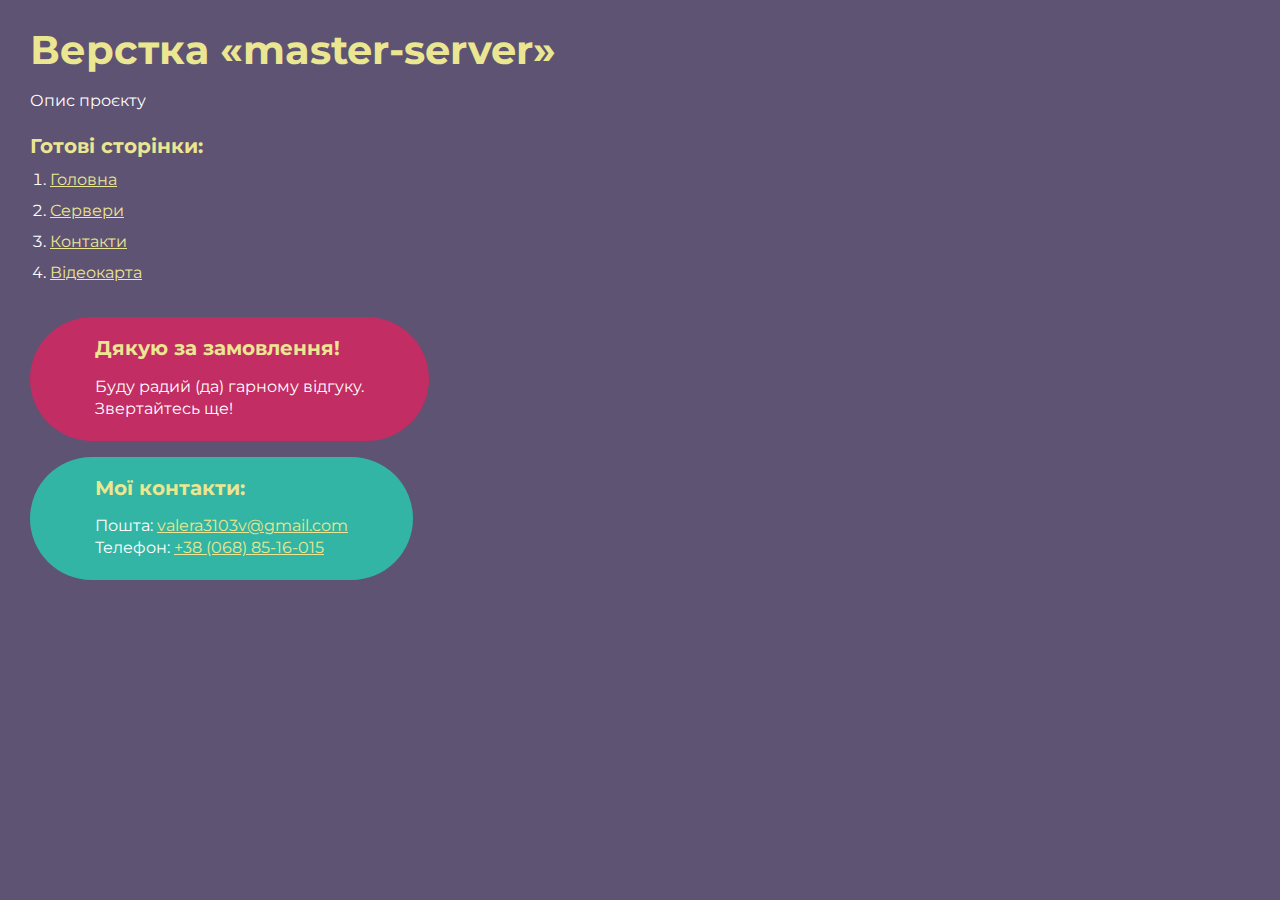
<file: index.html>
<!DOCTYPE html>
<html>

<head>
	<meta charset="UTF-8">
	<meta name="viewport" content="width=device-width, initial-scale=1.0">
	<title>Верстка «master-server»</title>
</head>

<body>
	<div class="rootpage">
		<h1>Верстка «master-server»</h1>
		<div class="rootpage__info">
			Опис проєкту
		</div>
		<h2>Готові сторінки:</h2>
		<ol class="rootpage__list">
			<li><a target="_blank" href="home.html">Головна</a></li>
			<li><a target="_blank" href="servers.html">Сервери</a></li>
			<li><a target="_blank" href="contacts.html">Контакти</a></li>
			<li><a target="_blank" href="video-card.html">Відеокарта</a></li>
		</ol>
		<div class="rootpage__tnx">
			<h2>Дякую за замовлення!</h2>
			<p>Буду радий (да) гарному відгуку.</p>
			<p>Звертайтесь ще!</p>
		</div>
		<div class="rootpage__contacts">
			<h2>Мої контакти:</h2>
			<p>Пошта: <a href="mailto:email@gmail.com">valera3103v@gmail.com</a></p>
			<p>Телефон: <a href="tel:+380688516015">+38 (068) 85-16-015</a></p>
		</div>
	</div>
</body>
<style>
	@charset "UTF-8";
	@import url("https://fonts.googleapis.com/css?family=Montserrat:regular,700&display=swap");

	*,
	*::before,
	*::after {
		padding: 0px;
		margin: 0px;
		border: 0px;
		box-sizing: border-box;
	}

	html,
	body {
		height: 100%;
		margin: 0;
		padding: 0;
		min-width: 320px;
		width: 100%;
		color: #fff;
		background-color: #5e5373;
	}

	body {
		font-family: Montserrat;
		font-size: 100%;
		line-height: 1;
		font-size: 1rem;
	}

	a {
		text-decoration: underline;
		color: #ebe691
	}

	a:visited {
		text-decoration: underline;
		color: #aaa768;
	}

	a:hover {
		text-decoration: none;
	}

	ul li {
		list-style: none;
	}

	img {
		vertical-align: top;
	}

	.wrapper {
		width: 100%;
		min-height: 100%;
		overflow: hidden;
	}

	.rootpage {
		padding: 30px;
		display: flex;
		flex-direction: column;
		align-items: flex-start;
	}

	@media (max-width: 767px) {
		.rootpage {
			padding: 30px 15px;
		}
	}

	h1 {
		color: #ebe691;
		font-size: 2.5rem;
		margin: 0px 0px 1.25rem 0px;
	}

	@media (max-width: 767px) {
		h1 {
			font-size: 1.85rem;
			margin: 0px 0px 1.25rem 0px;
		}
	}

	h2 {
		color: #ebe691;
		font-size: 1.25rem;
		margin: 0px 0px 1rem 0px;
	}

	@media (max-width: 767px) {
		h2 {
			font-size: 1.125rem;
			margin: 0px 0px 1rem 0px;
		}
	}

	.rootpage__info {
		line-height: 140%;
		margin: 0px 0px 1.5rem 0px;
	}

	.rootpage__list {
		margin: 0px 0px 2.25rem 1.25rem;
	}

	.rootpage__list li:not(:last-child) {
		margin: 0px 0px 15px 0px;
	}

	.rootpage__contacts,
	.rootpage__tnx {
		border-radius: 200px;
		padding: 20px 65px;
		line-height: 140%;
	}

	@media (max-width: 767px) {

		.rootpage__contacts,
		.rootpage__tnx {
			border-radius: 40px;
			padding: 20px;
		}
	}

	.rootpage__contacts {
		background: #32b5a4;

	}

	.rootpage__contacts a {
		color: #ebe691;
	}

	.rootpage__tnx {
		background: #c22d63;
		margin: 0px 0px 1rem 0px;
	}
</style>

</html>
</file>
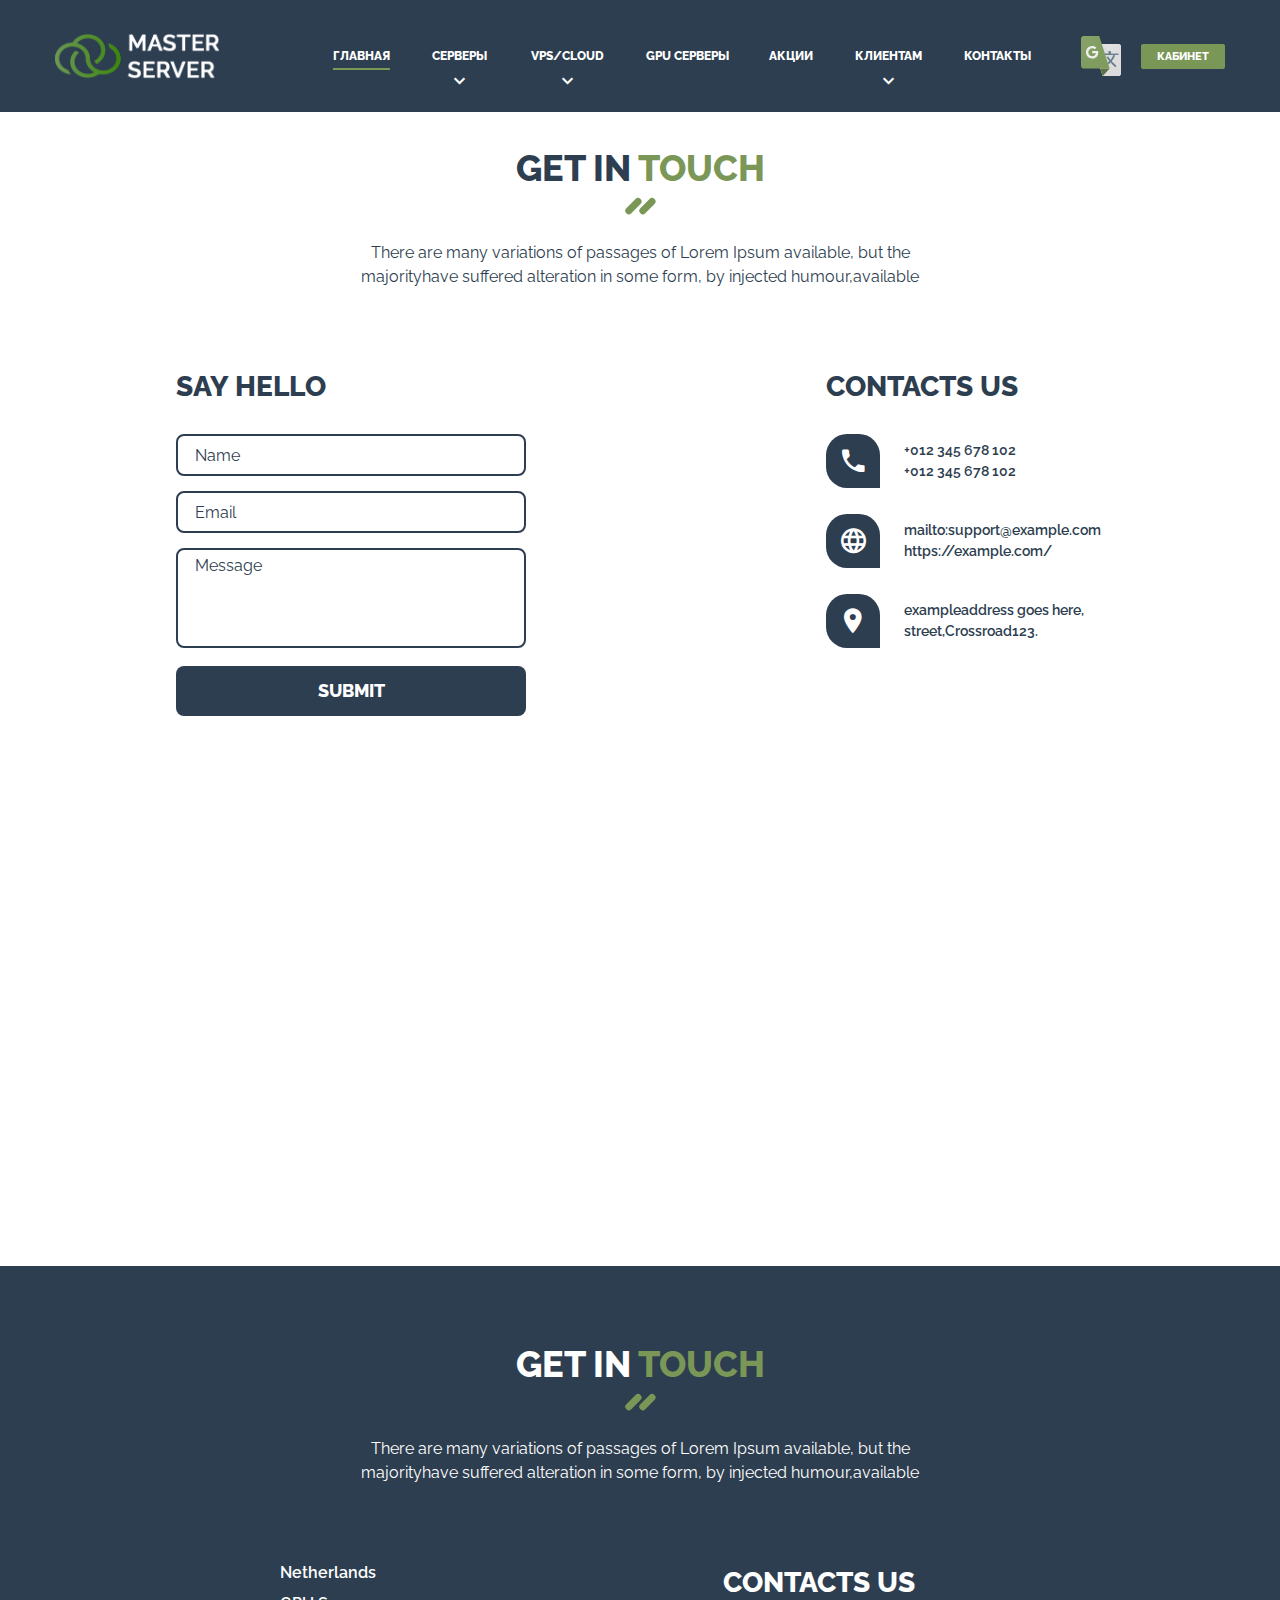
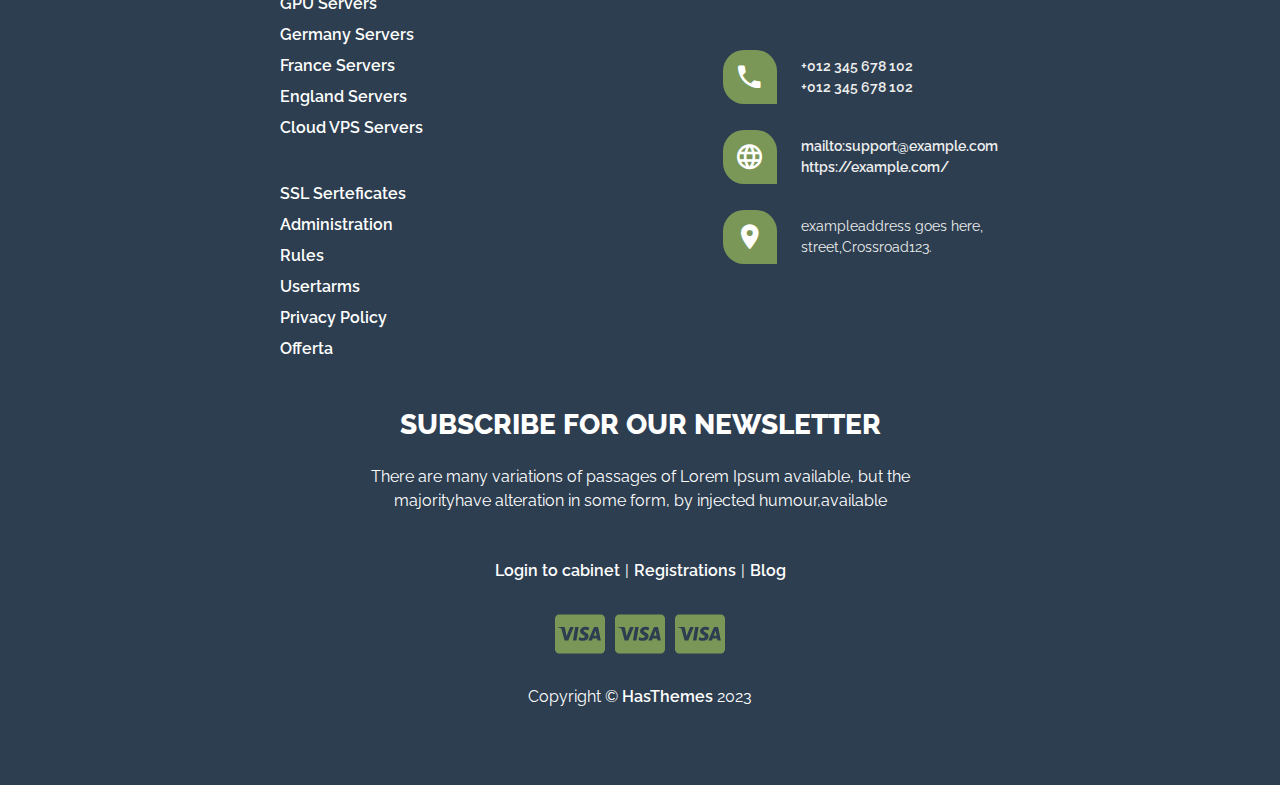
<file: contacts.html>
<!doctype html>
<html lang="ru">

<head>
	<title>Contacts</title>
	<meta charset="UTF-8">
	<meta name="format-detection" content="telephone=no">
	<!-- <style>body{opacity: 0;}</style> -->
	<link rel="stylesheet" href="css/style.min.css?_v=20231121120700">
	<link rel="shortcut icon" href="favicon.ico">
	<!-- <meta name="robots" content="noindex, nofollow"> -->
	<meta name="viewport" content="width=device-width, initial-scale=1.0">
</head>

<body>
	<div class="wrapper">
		<header data-scroll="120" data-scroll-show="2000" class="header">
			<div class="header__container">
				<div class="header__logo-wrapper">
					<a href="#" class="header__logo"><picture><source srcset="img/logo-green.webp" type="image/webp"><img src="img/logo-green.png" alt="logo" /></picture></a>
				</div>
				<div class="header__menu menu">
					<nav class="menu__body">
						<ul class="menu__list" data-spollers="991.98, max">
							<li class="menu__item">
								<a href="#" class="menu__link link-header _active">Главная</a>
							</li>
							<li class="menu__item dropdown">
								<details class="menu__dropdown">
									<summary class="dropdown__title"><i class="zmdi zmdi-chevron-down"></i>Серверы</summary>
									<div class="dropdown__content">
										<div class="dropdown__links">
											<a href="#" class="dropdown__link link-header">Нидерланды</a>
											<a href="#" class="dropdown__link link-header">Великобритания</a>
											<a href="#" class="dropdown__link link-header">Германия</a>
											<a href="#" class="dropdown__link link-header">Франция</a>
											<a href="#" class="dropdown__link link-header">США</a>
											<a href="#" class="dropdown__link link-header">Канада</a>
										</div>
									</div>
								</details>
							</li>
							<li class="menu__item dropdown">
								<details class="menu__dropdown">
									<summary class="dropdown__title"><i class="zmdi zmdi-chevron-down"></i>vps/Cloud</summary>
									<div class="dropdown__content">
										<div class="dropdown__links">
											<a href="#" class="dropdown__link link-header">Нидерланды</a>
											<a href="#" class="dropdown__link link-header">Великобритания</a>
											<a href="#" class="dropdown__link link-header">Германия</a>
											<a href="#" class="dropdown__link link-header">Франция</a>
											<a href="#" class="dropdown__link link-header">США</a>
											<a href="#" class="dropdown__link link-header">Канада</a>
										</div>
									</div>
								</details>
							</li>
							<li class="menu__item">
								<a href="#" class="menu__link link-header">GPU Серверы</a>
							</li>
							<li class="menu__item"><a href="#" class="menu__link link-header">Акции</a></li>
							<li class="menu__item dropdown dropdown--right">
								<details class="menu__dropdown">
									<summary class="dropdown__title"><i class="zmdi zmdi-chevron-down"></i>Клиентам</summary>
									<div class="dropdown__content">
										<div class="dropdown__links">
											<a href="#" class="dropdown__link link-header">Нидерланды</a>
											<a href="#" class="dropdown__link link-header">Великобритания</a>
											<a href="#" class="dropdown__link link-header">Германия</a>
											<a href="#" class="dropdown__link link-header">Франция</a>
											<a href="#" class="dropdown__link link-header">США</a>
											<a href="#" class="dropdown__link link-header">Канада</a>
										</div>
									</div>
								</details>
							</li>
							<li class="menu__item">
								<a href="#" class="menu__link link-header">Контакты</a>
							</li>
						</ul>
					</nav>
				</div>
				<div class="header__active active-header">
					<div class="active-header__languages languages">
						<div class="languages__icon">
							<img src="img/translate.svg" alt="" />
						</div>
						<div class="languages__body">
							<a href="#" class="languages__item _active">Русский</a>
							<a href="#" class="languages__item">English</a>
							<a href="#" class="languages__item">Українська</a>
						</div>
					</div>
					<a href="#" class="active-header__button button">кабинет<i class="zmdi zmdi-account"></i></a>
				</div>
				<button type="button" class="menu__icon icon-menu"><span></span></button>
			</div>
		</header>

		<main class="contacts">
			<section class="contacts__main main-contacts">
				<div class="main-contacts__container">
					<div class="main-contacts__heading section-heading">
						<h1 class="section-heading__title title">
							GET IN
							<span class="_green-text">TOUCH</span>
							<span class="title__decor"></span>
						</h1>
						<div class="section-heading__text">
							There are many variations of passages of Lorem Ipsum available, but
							the majorityhave suffered alteration in some form, by injected
							humour,available
						</div>
					</div>
					<div class="main-contacts__info">
						<form class="main-contacts__form">
							<h2 class="main-contacts__title">Say Hello</h2>
							<div class="main-contacts__input-wrapper">
								<input type="text" class="main-contacts__input input" placeholder="Name" />
							</div>
							<div class="main-contacts__input-wrapper">
								<input type="email" class="main-contacts__input input" placeholder="Email" />
							</div>
							<div class="main-contacts__input-wrapper">
								<textarea class="main-contacts__textarea input" placeholder="Message"></textarea>
							</div>
							<button type="submit" class="main-contacts__button button">
								Submit
							</button>
						</form>
						<div class="main-contacts__column">
							<h2 class="main-contacts__title">Contacts Us</h2>
							<ul class="main-contacts__list">
								<li class="main-contacts__item">
									<i class="main-contacts__icon zmdi zmdi-phone"></i>
									<div class="main-contacts__links">
										<a href="tel:+012345678102" class="main-contacts__link">+012 345 678 102</a>
										<a href="tel:+012345678102" class="main-contacts__link">+012 345 678 102</a>
									</div>
								</li>
								<li class="main-contacts__item">
									<i class="main-contacts__icon zmdi zmdi-globe-alt"></i>
									<div class="main-contacts__links">
										<a href="mailto:support@example.com" class="main-contacts__link">mailto:support@example.com</a>
										<a href="mailto:support@example.com" class="main-contacts__link">https://example.com/</a>
									</div>
								</li>
								<li class="main-contacts__item">
									<i class="main-contacts__icon zmdi zmdi-pin"></i>
									<div class="main-contacts__links">
										<a href="#" class="main-contacts__link">exampleaddress goes here, street,Crossroad123.</a>
									</div>
								</li>
							</ul>
						</div>
					</div>
				</div>
			</section>
			<div class="contacts__map map">
				<iframe src="https://www.google.com/maps/embed?pb=!1m18!1m12!1m3!1d2482.2649890774856!2d-0.09080112337876554!3d51.5266993718177!2m3!1f0!2f0!3f0!3m2!1i1024!2i768!4f13.1!3m3!1m2!1s0x48761d7d768b7569%3A0xc26bf3d248b92a27!2sCapital%20Office%20Ltd!5e0!3m2!1sru!2sua!4v1700058647095!5m2!1sru!2sua" width="600" height="450" style="border: 0" allowfullscreen="" loading="lazy" referrerpolicy="no-referrer-when-downgrade"></iframe>
			</div>
		</main>
		<footer class="footer">
			<div class="footer__container">
				<div class="footer__heading section-heading">
					<h3 class="section-heading__title title">
						GET IN
						<span class="_green-text">TOUCH</span>
						<span class="title__decor"></span>
					</h3>
					<div class="section-heading__text">
						There are many variations of passages of Lorem Ipsum available, but the majorityhave
						suffered alteration in some form, by injected humour,available
					</div>
				</div>
				<div class="footer__info">
					<div class="footer__column">
						<nav class="footer__menu">
							<ul class="footer__links">
								<li class="footer__link-wrapper">
									<a href="#" class="footer__link">Netherlands</a>
								</li>
								<li class="footer__link-wrapper">
									<a href="#" class="footer__link">GPU Servers</a>
								</li>
								<li class="footer__link-wrapper">
									<a href="#" class="footer__link">Germany Servers</a>
								</li>
								<li class="footer__link-wrapper">
									<a href="#" class="footer__link">France Servers</a>
								</li>
								<li class="footer__link-wrapper">
									<a href="#" class="footer__link">England Servers</a>
								</li>
								<li class="footer__link-wrapper">
									<a href="#" class="footer__link">Cloud VPS Servers</a>
								</li>
							</ul>
						</nav>
						<nav class="footer__menu">
							<ul class="footer__links">
								<li class="footer__link-wrapper">
									<a href="#" class="footer__link">SSL Serteficates</a>
								</li>
								<li class="footer__link-wrapper">
									<a href="#" class="footer__link">Administration</a>
								</li>
								<li class="footer__link-wrapper">
									<a href="#" class="footer__link">Rules</a>
								</li>
								<li class="footer__link-wrapper">
									<a href="#" class="footer__link">Usertarms</a>
								</li>
								<li class="footer__link-wrapper">
									<a href="#" class="footer__link">Privacy Policy</a>
								</li>
								<li class="footer__link-wrapper">
									<a href="#" class="footer__link">Offerta</a>
								</li>
							</ul>
						</nav>
					</div>
					<div class="footer__contacts contacts-footer">
						<h4 class="contacts-footer__title">Contacts Us</h4>
						<ul class="contacts-footer__list">
							<li class="contacts-footer__item">
								<i class="contacts-footer__icon zmdi zmdi-phone"></i>
								<div class="contacts-footer__links">
									<a href="tel:+012345678102" class="contacts-footer__link footer__link">+012 345 678 102</a>
									<a href="tel:+012345678102" class="contacts-footer__link footer__link">+012 345 678 102</a>
								</div>
							</li>
							<li class="contacts-footer__item">
								<i class="contacts-footer__icon zmdi zmdi-globe-alt"></i>
								<div class="contacts-footer__links">
									<a href="mailto:support@example.com" class="contacts-footer__link footer__link">mailto:support@example.com</a>
									<a href="mailto:support@example.com" class="contacts-footer__link footer__link">https://example.com/</a>
								</div>
							</li>
							<li class="contacts-footer__item">
								<i class="contacts-footer__icon zmdi zmdi-pin"></i>
								<div class="contacts-footer__links">
									<a href="#" class="contacts-footer__link">exampleaddress goes here, street,Crossroad123.</a>
								</div>
							</li>
						</ul>
					</div>
				</div>
				<div class="footer__subscribe subscribe-footer">
					<h4 class="subscribe-footer__title">SUBSCRIBE FOR OUR NEWSLETTER</h4>
					<div class="subscribe-footer__text">
						There are many variations of passages of Lorem Ipsum available, but the majorityhave
						alteration in some form, by injected humour,available
					</div>
				</div>
				<nav class="footer__navigator">
					<a href="#" class="footer__link">Login to cabinet</a> |
					<a href="#" class="footer__link">Registrations</a> |
					<a href="#" class="footer__link">Blog</a>
				</nav>
				<div class="footer__payments">
					<div class="footer__payment">
						<img src="img/visa.svg" alt="">
					</div>
					<div class="footer__payment">
						<img src="img/visa.svg" alt="">
					</div>
					<div class="footer__payment">
						<img src="img/visa.svg" alt="">
					</div>
				</div>
				<div class="footer__text">
					Copyright ©
					<a href="#" class="footer__link">HasThemes</a>
					2023
				</div>
			</div>
		</footer>

	</div>
	<script src="js/app.min.js?_v=20231121120700"></script>
</body>

</html>
</file>
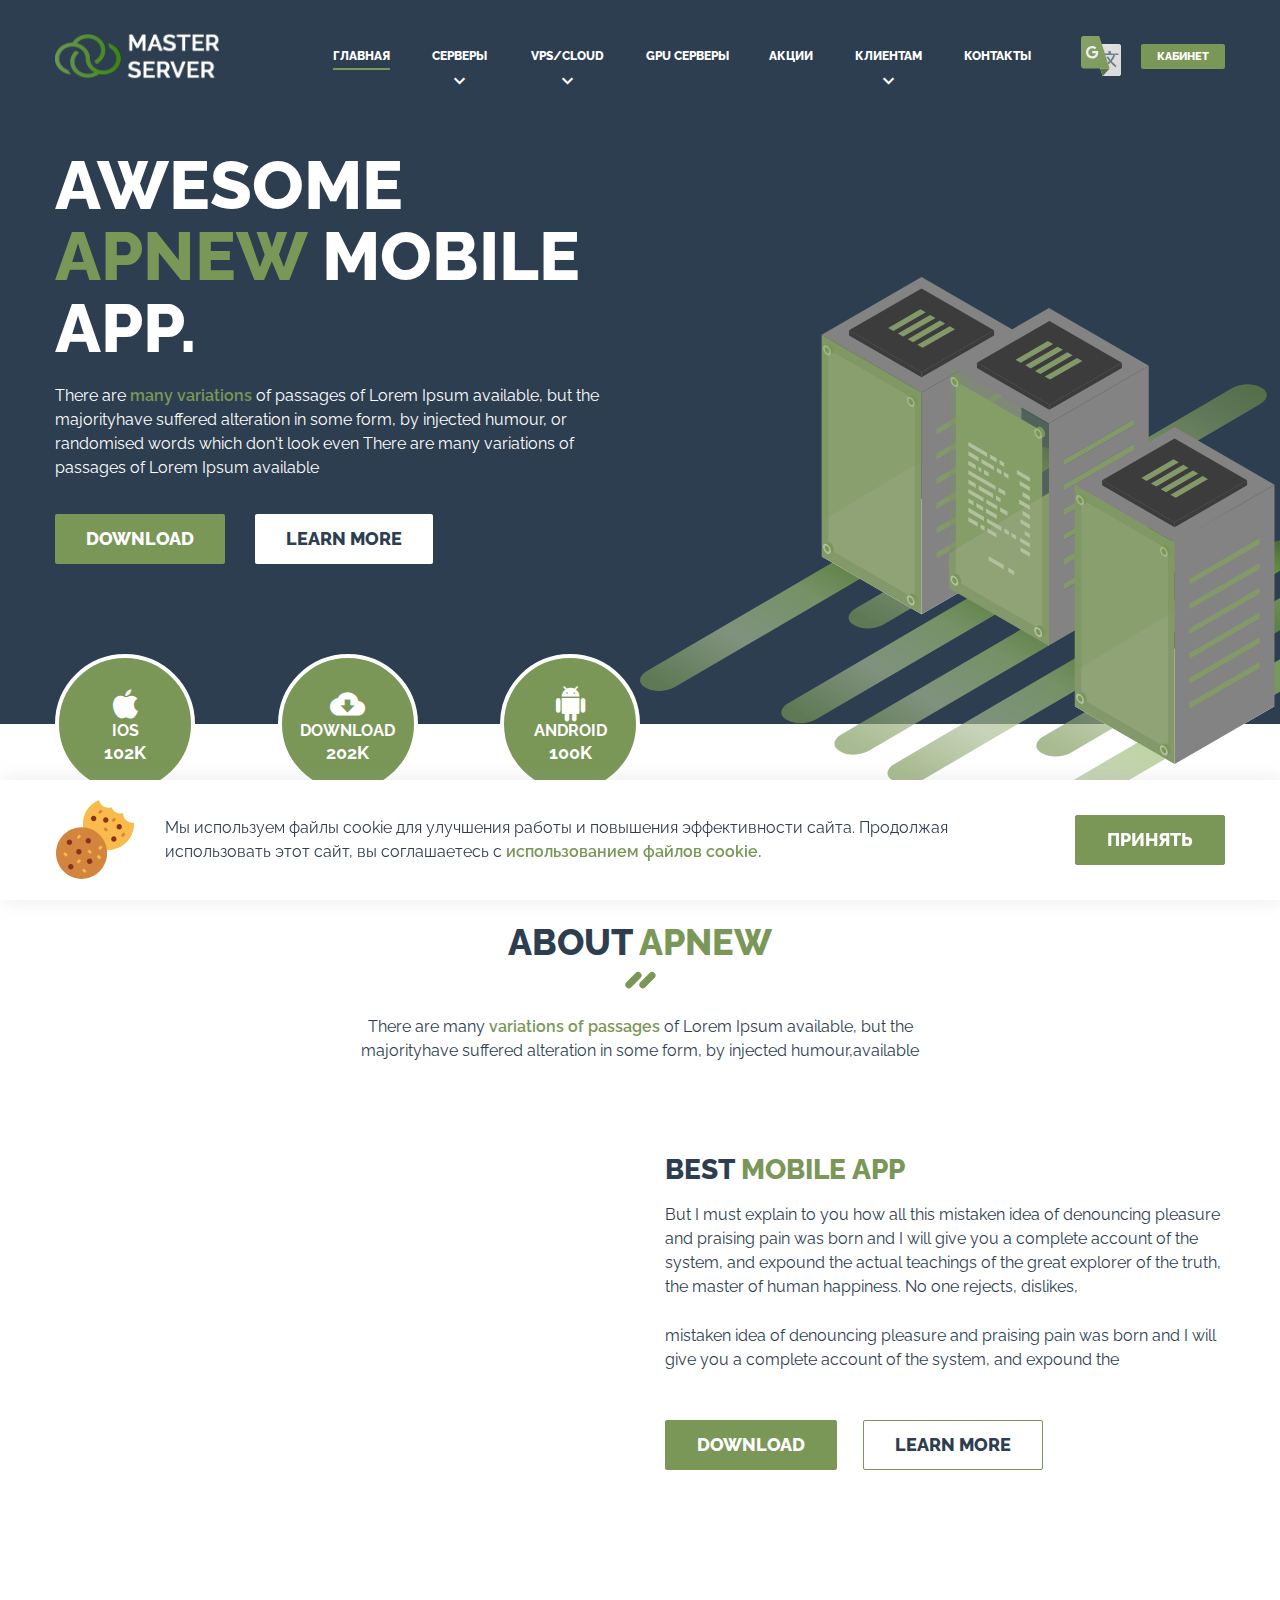
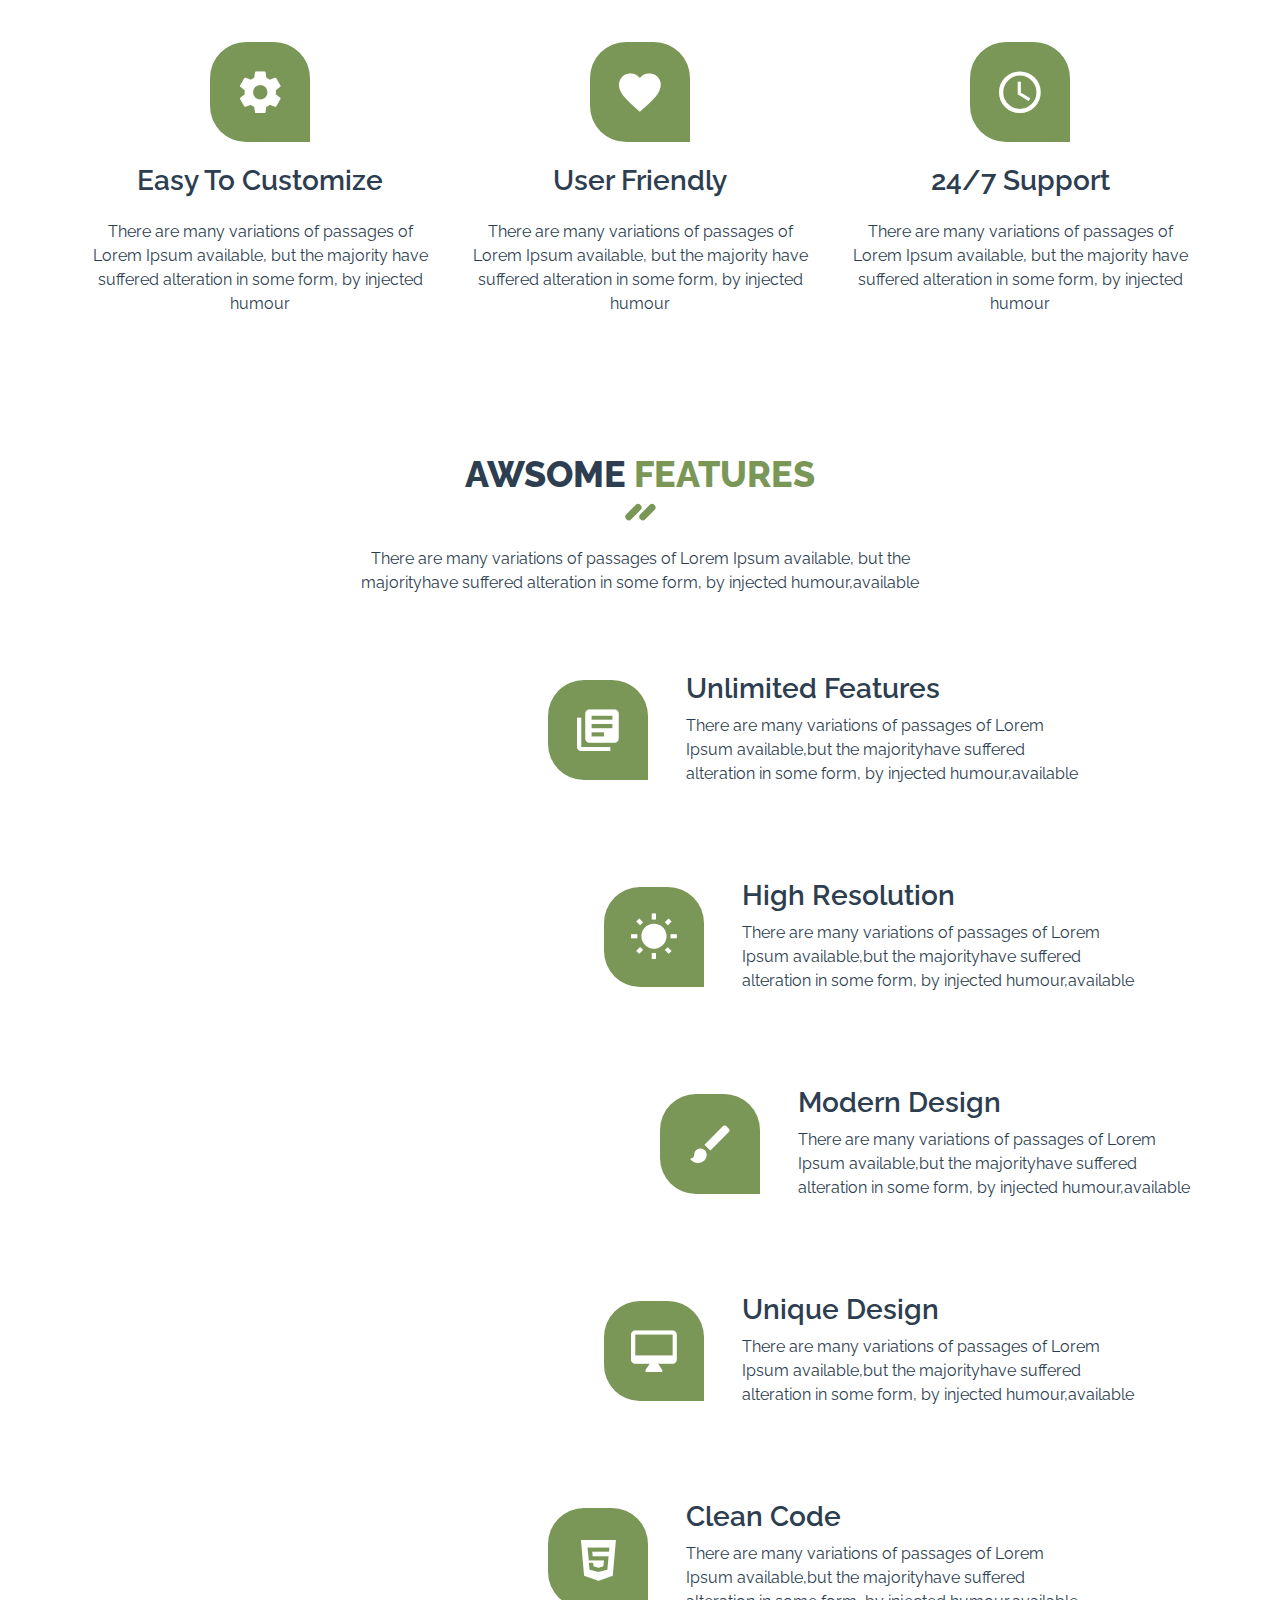
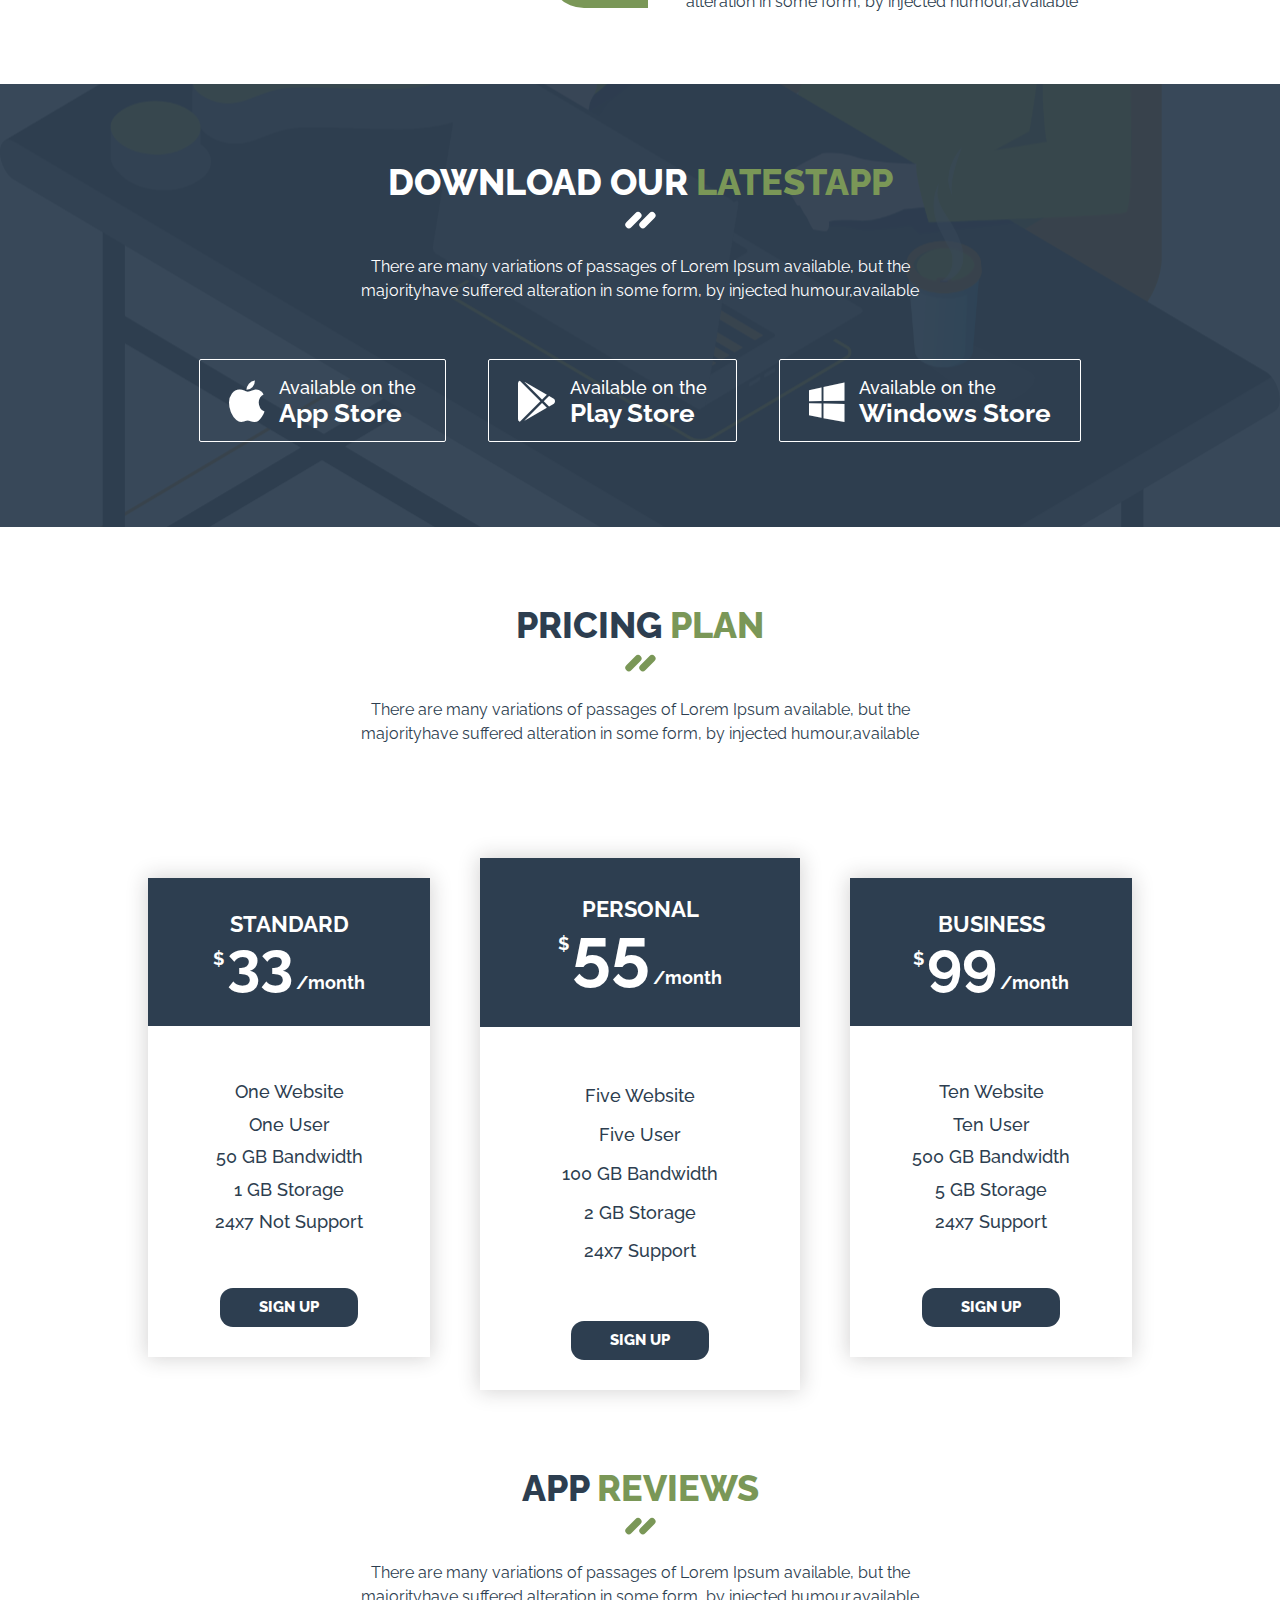
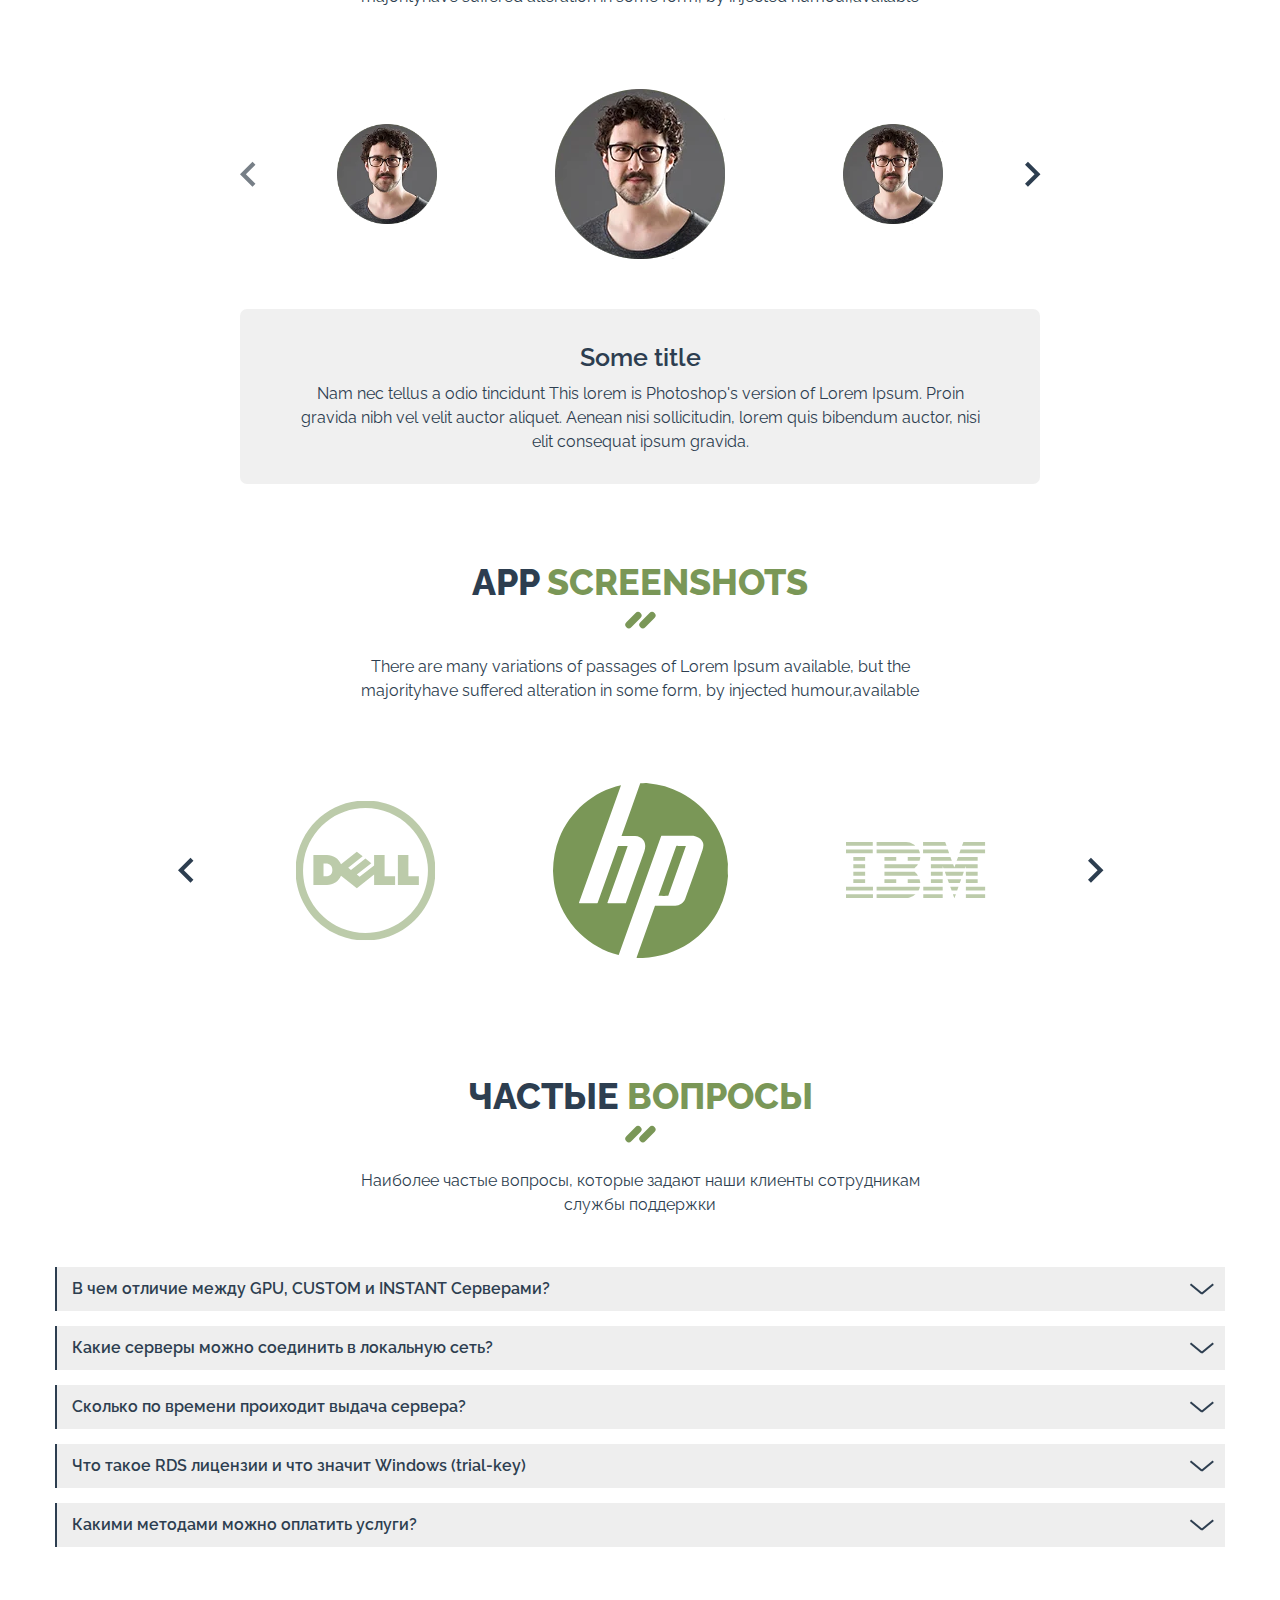
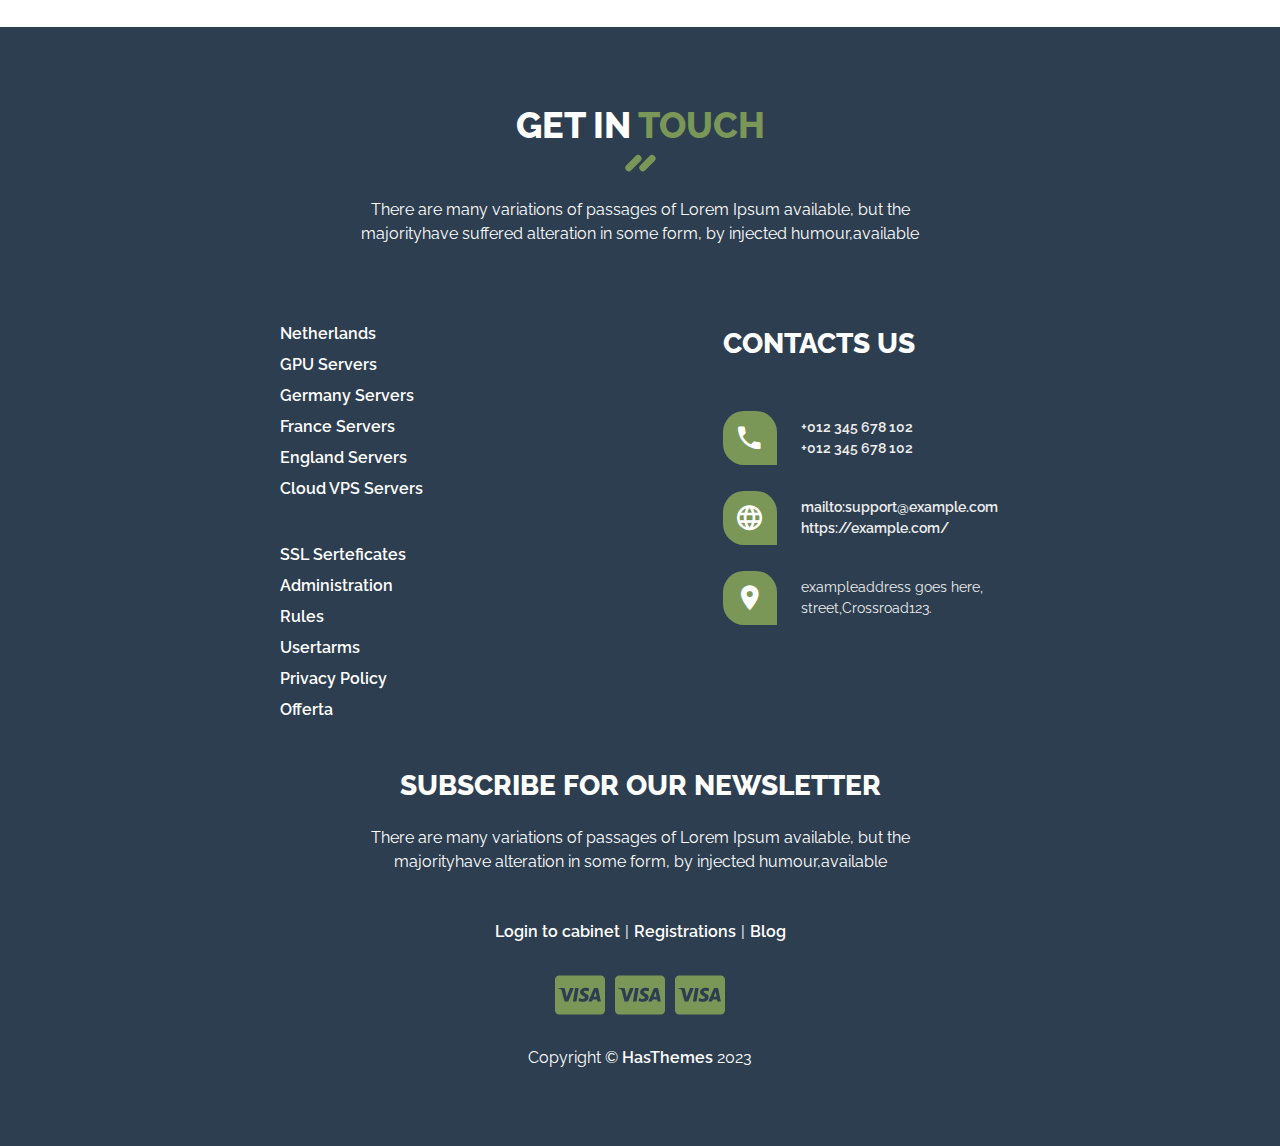
<file: home.html>
<!doctype html>
<html lang="ru">

<head>
	<title>Home</title>
	<meta charset="UTF-8">
	<meta name="format-detection" content="telephone=no">
	<!-- <style>body{opacity: 0;}</style> -->
	<link rel="stylesheet" href="css/style.min.css?_v=20231121120700">
	<link rel="shortcut icon" href="favicon.ico">
	<!-- <meta name="robots" content="noindex, nofollow"> -->
	<meta name="viewport" content="width=device-width, initial-scale=1.0">
</head>

<body>

	<div class="wrapper">
		<div class="cookies">
			<div class="cookies__container">
				<div class="cookies__image">
					<img src="img/cookies/cookie.svg" alt="">
				</div>
				<p class="cookies__text">Мы используем файлы cookie для улучшения работы и повышения эффективности сайта. Продолжая использовать этот сайт, вы соглашаетесь с <a href="#" class="link">использованием файлов cookie.</a></p>
				<button class="cookies__button button button--border">Принять</button>
			</div>
		</div>
		<header data-scroll="120" data-scroll-show="2000" class="header">
			<div class="header__container">
				<div class="header__logo-wrapper">
					<a href="#" class="header__logo"><picture><source srcset="img/logo-green.webp" type="image/webp"><img src="img/logo-green.png" alt="logo" /></picture></a>
				</div>
				<div class="header__menu menu">
					<nav class="menu__body">
						<ul class="menu__list" data-spollers="991.98, max">
							<li class="menu__item">
								<a href="#" class="menu__link link-header _active">Главная</a>
							</li>
							<li class="menu__item dropdown">
								<details class="menu__dropdown">
									<summary class="dropdown__title"><i class="zmdi zmdi-chevron-down"></i>Серверы</summary>
									<div class="dropdown__content">
										<div class="dropdown__links">
											<a href="#" class="dropdown__link link-header">Нидерланды</a>
											<a href="#" class="dropdown__link link-header">Великобритания</a>
											<a href="#" class="dropdown__link link-header">Германия</a>
											<a href="#" class="dropdown__link link-header">Франция</a>
											<a href="#" class="dropdown__link link-header">США</a>
											<a href="#" class="dropdown__link link-header">Канада</a>
										</div>
									</div>
								</details>
							</li>
							<li class="menu__item dropdown">
								<details class="menu__dropdown">
									<summary class="dropdown__title"><i class="zmdi zmdi-chevron-down"></i>vps/Cloud</summary>
									<div class="dropdown__content">
										<div class="dropdown__links">
											<a href="#" class="dropdown__link link-header">Нидерланды</a>
											<a href="#" class="dropdown__link link-header">Великобритания</a>
											<a href="#" class="dropdown__link link-header">Германия</a>
											<a href="#" class="dropdown__link link-header">Франция</a>
											<a href="#" class="dropdown__link link-header">США</a>
											<a href="#" class="dropdown__link link-header">Канада</a>
										</div>
									</div>
								</details>
							</li>
							<li class="menu__item">
								<a href="#" class="menu__link link-header">GPU Серверы</a>
							</li>
							<li class="menu__item"><a href="#" class="menu__link link-header">Акции</a></li>
							<li class="menu__item dropdown dropdown--right">
								<details class="menu__dropdown">
									<summary class="dropdown__title"><i class="zmdi zmdi-chevron-down"></i>Клиентам</summary>
									<div class="dropdown__content">
										<div class="dropdown__links">
											<a href="#" class="dropdown__link link-header">Нидерланды</a>
											<a href="#" class="dropdown__link link-header">Великобритания</a>
											<a href="#" class="dropdown__link link-header">Германия</a>
											<a href="#" class="dropdown__link link-header">Франция</a>
											<a href="#" class="dropdown__link link-header">США</a>
											<a href="#" class="dropdown__link link-header">Канада</a>
										</div>
									</div>
								</details>
							</li>
							<li class="menu__item">
								<a href="#" class="menu__link link-header">Контакты</a>
							</li>
						</ul>
					</nav>
				</div>
				<div class="header__active active-header">
					<div class="active-header__languages languages">
						<div class="languages__icon">
							<img src="img/translate.svg" alt="" />
						</div>
						<div class="languages__body">
							<a href="#" class="languages__item _active">Русский</a>
							<a href="#" class="languages__item">English</a>
							<a href="#" class="languages__item">Українська</a>
						</div>
					</div>
					<a href="#" class="active-header__button button">кабинет<i class="zmdi zmdi-account"></i></a>
				</div>
				<button type="button" class="menu__icon icon-menu"><span></span></button>
			</div>
		</header>

		<main class="home">
			<section class="home__main-block main-block">
				<div class="main-block__body">
					<div class="main-block__container">
						<div class="main-block__content">
							<h1 class="main-block__title">
								AWESOME
								<span class="_green-text">apnew</span>
								MOBILE APP.
							</h1>
							<div class="main-block__text">
								There are <a href="#" class="link">many variations</a> of
								passages of Lorem Ipsum available, but the majorityhave suffered
								alteration in some form, by injected humour, or randomised words
								which don't look even There are many variations of passages of
								Lorem Ipsum available
							</div>
							<div class="main-block__buttons">
								<a href="#" class="main-block__button button">download</a>
								<a href="#" data-goto=".pricing" data-goto-header class="main-block__button button button--white">learn more</a>
							</div>
							<ul data-watch data-watch-once class="main-block__items">
								<li class="main-block__item item-main-block">
									<i class="item-main-block__icon zmdi zmdi-apple"></i>
									<div class="item-main-block__title">ios</div>
									<div class="item-main-block__count"><span>102</span>k</div>
								</li>
								<li class="main-block__item item-main-block">
									<i class="item-main-block__icon zmdi zmdi-cloud-download"></i>
									<div class="item-main-block__title">download</div>
									<div class="item-main-block__count"><span>202</span>k</div>
								</li>
								<li class="main-block__item item-main-block">
									<i class="item-main-block__icon zmdi zmdi-android"></i>
									<div class="item-main-block__title">android</div>
									<div class="item-main-block__count"><span>100</span>k</div>
								</li>
							</ul>
						</div>
					</div>
				</div>
				<div data-watch data-watch-once class="main-block__image">
					<img src="img/home/main-block.svg" alt="" />
				</div>
			</section>
			<section class="home__about about">
				<div class="about__container">
					<div class="about__heading section-heading">
						<h2 class="section-heading__title title">
							About
							<span class="_green-text">Apnew</span>
							<span class="title__decor"></span>
						</h2>
						<div class="section-heading__text">
							There are many
							<a href="#" class="link">variations of passages</a> of Lorem Ipsum
							available, but the majorityhave suffered alteration in some form, by
							injected humour,available
						</div>
					</div>
					<div class="about__body">
						<div data-watch data-watch-once class="about__image">
							<img src="img/home/info-04.svg" alt="" />
						</div>
						<div class="about__content">
							<h3 class="about__sub-title">
								BEST <span class="_green-text">MOBILE APP </span>
							</h3>
							<div class="about__text">
								<p>
									But I must explain to you how all this mistaken idea of
									denouncing pleasure and praising pain was born and I will
									give you a complete account of the system, and expound the
									actual teachings of the great explorer of the truth, the
									master of human happiness. No one rejects, dislikes,
								</p>
								<p>
									mistaken idea of denouncing pleasure and praising pain was
									born and I will give you a complete account of the system,
									and expound the
								</p>
							</div>
							<div class="about__buttons">
								<a href="#" class="about__button button button--border">download</a>
								<a href="#" class="about__button button button--border button--white">learn more</a>
							</div>
						</div>
					</div>
				</div>
			</section>
			<section class="home__benefits benefits">
				<div class="benefits__container">
					<ul class="benefits__items">
						<li class="benefits__item-wrapper">
							<div class="benefits__item item-benefits">
								<div class="item-benefits__image">
									<i class="item-benefits__icon zmdi zmdi-settings"></i>
								</div>
								<h3 class="item-benefits__title">Easy To Customize</h3>
								<p class="item-benefits__text">
									There are many variations of passages of Lorem Ipsum
									available, but the majority have suffered alteration in some
									form, by injected humour
								</p>
							</div>
						</li>

						<li class="benefits__item-wrapper">
							<div class="benefits__item item-benefits">
								<div class="item-benefits__image">
									<i class="item-benefits__icon zmdi zmdi-favorite"></i>
								</div>
								<h3 class="item-benefits__title">User Friendly</h3>
								<p class="item-benefits__text">
									There are many variations of passages of Lorem Ipsum
									available, but the majority have suffered alteration in some
									form, by injected humour
								</p>
							</div>
						</li>

						<li class="benefits__item-wrapper">
							<div class="benefits__item item-benefits">
								<div class="item-benefits__image">
									<i class="item-benefits__icon zmdi zmdi-time"></i>
								</div>
								<h3 class="item-benefits__title">24/7 Support</h3>
								<p class="item-benefits__text">
									There are many variations of passages of Lorem Ipsum
									available, but the majority have suffered alteration in some
									form, by injected humour
								</p>
							</div>
						</li>
					</ul>
				</div>
			</section>
			<section class="home__features features">
				<div class="features__container">
					<div class="features__heading section-heading">
						<h2 class="section-heading__title title">
							AWSOME
							<span class="_green-text">FEATURES</span>
							<span class="title__decor"></span>
						</h2>
						<div class="section-heading__text">
							There are many variations of passages of Lorem Ipsum available, but
							the majorityhave suffered alteration in some form, by injected
							humour,available
						</div>
					</div>
				</div>
				<div class="features__body">
					<div data-watch data-watch-once class="features__image -ibg--contain">
						<img src="img/home/slider-02-green.svg" alt="" />
					</div>
					<div class="features__content">
						<div class="features__container">
							<ul class="features__list">
								<li class="features__item item-features">
									<div class="item-features__image">
										<i class="item-features__icon zmdi zmdi-collection-text"></i>
									</div>
									<div class="item-features__content">
										<h3 class="item-features__title">Unlimited Features</h3>
										<div class="item-features__text">
											<p>
												There are many variations of passages of Lorem
												Ipsum available,but the majorityhave suffered
												alteration in some form, by injected
												humour,available
											</p>
										</div>
									</div>
								</li>
								<li class="features__item item-features">
									<div class="item-features__image">
										<i class="item-features__icon zmdi zmdi-sun"></i>
									</div>
									<div class="item-features__content">
										<h3 class="item-features__title">High Resolution</h3>
										<div class="item-features__text">
											<p>
												There are many variations of passages of Lorem
												Ipsum available,but the majorityhave suffered
												alteration in some form, by injected
												humour,available
											</p>
										</div>
									</div>
								</li>
								<li class="features__item item-features">
									<div class="item-features__image">
										<i class="item-features__icon zmdi zmdi-brush"></i>
									</div>
									<div class="item-features__content">
										<h3 class="item-features__title">Modern Design</h3>
										<div class="item-features__text">
											<p>
												There are many variations of passages of Lorem
												Ipsum available,but the majorityhave suffered
												alteration in some form, by injected
												humour,available
											</p>
										</div>
									</div>
								</li>
								<li class="features__item item-features">
									<div class="item-features__image">
										<i class="item-features__icon zmdi zmdi-desktop-mac"></i>
									</div>
									<div class="item-features__content">
										<h3 class="item-features__title">Unique Design</h3>
										<div class="item-features__text">
											<p>
												There are many variations of passages of Lorem
												Ipsum available,but the majorityhave suffered
												alteration in some form, by injected
												humour,available
											</p>
										</div>
									</div>
								</li>
								<li class="features__item item-features">
									<div class="item-features__image">
										<i class="item-features__icon zmdi zmdi-language-html5"></i>
									</div>
									<div class="item-features__content">
										<h3 class="item-features__title">Clean Code</h3>
										<div class="item-features__text">
											<p>
												There are many variations of passages of Lorem
												Ipsum available,but the majorityhave suffered
												alteration in some form, by injected
												humour,available
											</p>
										</div>
									</div>
								</li>
							</ul>
						</div>
					</div>
				</div>
			</section>
			<section class="home__download offer-section">
				<div class="offer-section__image -ibg">
					<img src="img/home/info-03.svg" alt="" />
				</div>
				<div class="offer-section__container">
					<div class="offer-section__heading section-heading section-heading--white">
						<h2 class="section-heading__title title">
							DOWNLOAD OUR
							<span class="_green-text">LATESTAPP</span>
							<span class="title__decor"></span>
						</h2>
						<div class="section-heading__text">
							There are many variations of passages of Lorem Ipsum available, but
							the majorityhave suffered alteration in some form, by injected
							humour,available
						</div>
					</div>
					<div class="offer-section__items">
						<a href="#" class="offer-section__item item-offer-section">
							<span class="item-offer-section__icon zmdi zmdi-apple"></span>
							<div class="item-offer-section__content">
								<div class="item-offer-section__text">Available on the</div>
								<div class="item-offer-section__title">App Store</div>
							</div>
						</a>
						<a href="#" class="offer-section__item item-offer-section">
							<span class="item-offer-section__icon zmdi zmdi-google-play"></span>
							<div class="item-offer-section__content">
								<div class="item-offer-section__text">Available on the</div>
								<div class="item-offer-section__title">Play Store</div>
							</div>
						</a>
						<a href="#" class="offer-section__item item-offer-section">
							<span class="item-offer-section__icon zmdi zmdi-windows"></span>
							<div class="item-offer-section__content">
								<div class="item-offer-section__text">Available on the</div>
								<div class="item-offer-section__title">Windows Store</div>
							</div>
						</a>
					</div>
				</div>
			</section>
			<section class="home__pricing pricing">
				<div class="pricing__container">
					<div class="pricing__heading section-heading">
						<h2 class="section-heading__title title">
							PRICING
							<span class="_green-text">PLAN</span>
							<span class="title__decor"></span>
						</h2>
						<div class="section-heading__text">
							There are many variations of passages of Lorem Ipsum available, but
							the majorityhave suffered alteration in some form, by injected
							humour,available
						</div>
					</div>
					<div class="pricing__cards">
						<div class="pricing__card card">
							<div class="card__head">
								<div class="card__label">STANDARD</div>
								<div class="card__price">
									<span class="card__currency">$</span>
									<div class="card__price-value">33</div>
									<span class="card__period">/month</span>
								</div>
							</div>
							<div class="card__body">
								<ul class="card__list">
									<li class="card__item">One Website</li>
									<li class="card__item">One User</li>
									<li class="card__item">50 GB Bandwidth</li>
									<li class="card__item">1 GB Storage</li>
									<li class="card__item">24x7 Not Support</li>
								</ul>
								<a href="#" class="card__button button">sign up</a>
							</div>
						</div>
						<div class="pricing__card card card--large">
							<div class="card__head">
								<div class="card__label">PERSONAL</div>
								<div class="card__price">
									<span class="card__currency">$</span>
									<div class="card__price-value">55</div>
									<span class="card__period">/month</span>
								</div>
							</div>
							<div class="card__body">
								<ul class="card__list">
									<li class="card__item">Five Website</li>
									<li class="card__item">Five User</li>
									<li class="card__item">100 GB Bandwidth</li>
									<li class="card__item">2 GB Storage</li>
									<li class="card__item">24x7 Support</li>
								</ul>
								<a href="#" class="card__button button">sign up</a>
							</div>
						</div>
						<div class="pricing__card card">
							<div class="card__head">
								<div class="card__label">BUSINESS</div>
								<div class="card__price">
									<span class="card__currency">$</span>
									<div class="card__price-value">99</div>
									<span class="card__period">/month</span>
								</div>
							</div>
							<div class="card__body">
								<ul class="card__list">
									<li class="card__item">Ten Website</li>
									<li class="card__item">Ten User</li>
									<li class="card__item">500 GB Bandwidth</li>
									<li class="card__item">5 GB Storage</li>
									<li class="card__item">24x7 Support</li>
								</ul>
								<a href="#" class="card__button button">sign up</a>
							</div>
						</div>
					</div>
				</div>
			</section>
			<section class="home__os os-section">
				<div class="os-section__container">
					<div class="os-section__heading section-heading">
						<h2 class="section-heading__title title">
							APP
							<span class="_green-text">REVIEWS</span>
							<span class="title__decor"></span>
						</h2>
						<div class="section-heading__text">
							There are many variations of passages of Lorem Ipsum available, but
							the majorityhave suffered alteration in some form, by injected
							humour,available
						</div>
					</div>
					<div class="os-section__content">
						<!-- Оболочка слайдера -->
						<div class="os-section__slider swiper">
							<!-- Двигающееся часть слайдера -->
							<div class="os-section__wrapper swiper-wrapper">
								<!-- Слайд -->
								<div class="os-section__slide swiper-slide">
									<div class="os-section__image">
										<picture><source srcset="img/home/os.webp" type="image/webp"><img src="img/home/os.webp" alt="" /></picture>
									</div>
								</div>
								<!-- Слайд -->
								<div class="os-section__slide swiper-slide">
									<div class="os-section__image">
										<picture><source srcset="img/home/os.webp" type="image/webp"><img src="img/home/os.webp" alt="" /></picture>
									</div>
								</div>
								<!-- Слайд -->
								<div class="os-section__slide swiper-slide">
									<div class="os-section__image">
										<picture><source srcset="img/home/os.webp" type="image/webp"><img src="img/home/os.webp" alt="" /></picture>
									</div>
								</div>
								<!-- Слайд -->
								<div class="os-section__slide swiper-slide">
									<div class="os-section__image">
										<picture><source srcset="img/home/os.webp" type="image/webp"><img src="img/home/os.webp" alt="" /></picture>
									</div>
								</div>
							</div>
						</div>
						<div class="os-section__slider-buttons">
							<button type="button" class="swiper-button-prev zmdi zmdi-chevron-left"></button>
							<button type="button" class="swiper-button-next zmdi zmdi-chevron-right"></button>
						</div>
					</div>

					<div class="os-section__block">
						<div class="os-section__text">
							<h3 class="os-section__title">Some title</h3>
							<p>
								Nam nec tellus a odio tincidunt This lorem is Photoshop's
								version of Lorem Ipsum. Proin gravida nibh vel velit auctor
								aliquet. Aenean nisi sollicitudin, lorem quis bibendum auctor,
								nisi elit consequat ipsum gravida.
							</p>
						</div>
					</div>
				</div>
			</section>
			<section class="home__brands brands">
				<div class="brands__container">
					<div class="brands__heading section-heading">
						<h2 class="section-heading__title title">
							APP
							<span class="_green-text">SCREENSHOTS</span>
							<span class="title__decor"></span>
						</h2>
						<div class="section-heading__text">
							There are many variations of passages of Lorem Ipsum available, but
							the majorityhave suffered alteration in some form, by injected
							humour,available
						</div>
					</div>
					<div class="brands__content">
						<!-- Оболочка слайдера -->
						<div class="brands__slider swiper">
							<!-- Двигающееся часть слайдера -->
							<div class="brands__wrapper swiper-wrapper">
								<!-- Слайд -->
								<div class="brands__slide swiper-slide">
									<img src="img/brands/dell-green.svg" alt="dell" class="brands__img" />
								</div>
								<div class="brands__slide swiper-slide">
									<img src="img/brands/hp-green.svg" alt="dell" class="brands__img" />
								</div>
								<div class="brands__slide swiper-slide">
									<img src="img/brands/ibm-green.svg" alt="dell" class="brands__img" />
								</div>
								<div class="brands__slide swiper-slide">
									<img src="img/brands/intel-green.svg" alt="dell" class="brands__img" />
								</div>
								<div class="brands__slide swiper-slide">
									<img src="img/brands/supermicro-green.svg" alt="dell" class="brands__img" />
								</div>
							</div>
						</div>
						<div class="brands__buttons">
							<button type="button" class="swiper-button-prev zmdi zmdi-chevron-left"></button>
							<button type="button" class="swiper-button-next zmdi zmdi-chevron-right"></button>
						</div>
					</div>
				</div>
			</section>
			<section class="home__faq faq">
				<div class="faq__container">
					<div class="faq__heading section-heading">
						<h2 class="section-heading__title title">
							Частые
							<span class="_green-text">Вопросы</span>
							<span class="title__decor"></span>
						</h2>
						<div class="section-heading__text">
							Наиболее частые вопросы, которые задают наши клиенты сотрудникам
							службы поддержки
						</div>
					</div>
					<div data-spollers data-one-spoller class="spollers">
						<details class="spollers__item">
							<summary class="spollers__title">
								В чем отличие между GPU, CUSTOM и INSTANT Серверами?
							</summary>
							<div class="spollers__body">
								<p>
									Instannt серверы ощутимо дешевле? они идут по акции и для
									них нельзя изменять конфигурацию в будущем или обьединять в
									локальные WLAN сети. Для CUSTOM сверверов все это разрешено.
								</p>
								<p>
									GPU - это севреры с видеокартами, некоторые конфигурации
									можно изменять или соединять в локальные сети.
								</p>
							</div>
						</details>
						<details class="spollers__item">
							<summary class="spollers__title">
								Какие серверы можно соединить в локальную сеть?
							</summary>
							<div class="spollers__body">Контент спойлера</div>
						</details>
						<details class="spollers__item">
							<summary class="spollers__title">
								Сколько по времени проиходит выдача сервера?
							</summary>
							<div class="spollers__body">Контент спойлера</div>
						</details>
						<details class="spollers__item">
							<summary class="spollers__title">
								Что такое RDS лицензии и что значит Windows (trial-key)
							</summary>
							<div class="spollers__body">Контент спойлера</div>
						</details>
						<details class="spollers__item">
							<summary class="spollers__title">
								Какими методами можно оплатить услуги?
							</summary>
							<div class="spollers__body">Контент спойлера</div>
						</details>
					</div>
				</div>
			</section>
		</main>
		<footer class="footer">
			<div class="footer__container">
				<div class="footer__heading section-heading">
					<h3 class="section-heading__title title">
						GET IN
						<span class="_green-text">TOUCH</span>
						<span class="title__decor"></span>
					</h3>
					<div class="section-heading__text">
						There are many variations of passages of Lorem Ipsum available, but the majorityhave
						suffered alteration in some form, by injected humour,available
					</div>
				</div>
				<div class="footer__info">
					<div class="footer__column">
						<nav class="footer__menu">
							<ul class="footer__links">
								<li class="footer__link-wrapper">
									<a href="#" class="footer__link">Netherlands</a>
								</li>
								<li class="footer__link-wrapper">
									<a href="#" class="footer__link">GPU Servers</a>
								</li>
								<li class="footer__link-wrapper">
									<a href="#" class="footer__link">Germany Servers</a>
								</li>
								<li class="footer__link-wrapper">
									<a href="#" class="footer__link">France Servers</a>
								</li>
								<li class="footer__link-wrapper">
									<a href="#" class="footer__link">England Servers</a>
								</li>
								<li class="footer__link-wrapper">
									<a href="#" class="footer__link">Cloud VPS Servers</a>
								</li>
							</ul>
						</nav>
						<nav class="footer__menu">
							<ul class="footer__links">
								<li class="footer__link-wrapper">
									<a href="#" class="footer__link">SSL Serteficates</a>
								</li>
								<li class="footer__link-wrapper">
									<a href="#" class="footer__link">Administration</a>
								</li>
								<li class="footer__link-wrapper">
									<a href="#" class="footer__link">Rules</a>
								</li>
								<li class="footer__link-wrapper">
									<a href="#" class="footer__link">Usertarms</a>
								</li>
								<li class="footer__link-wrapper">
									<a href="#" class="footer__link">Privacy Policy</a>
								</li>
								<li class="footer__link-wrapper">
									<a href="#" class="footer__link">Offerta</a>
								</li>
							</ul>
						</nav>
					</div>
					<div class="footer__contacts contacts-footer">
						<h4 class="contacts-footer__title">Contacts Us</h4>
						<ul class="contacts-footer__list">
							<li class="contacts-footer__item">
								<i class="contacts-footer__icon zmdi zmdi-phone"></i>
								<div class="contacts-footer__links">
									<a href="tel:+012345678102" class="contacts-footer__link footer__link">+012 345 678 102</a>
									<a href="tel:+012345678102" class="contacts-footer__link footer__link">+012 345 678 102</a>
								</div>
							</li>
							<li class="contacts-footer__item">
								<i class="contacts-footer__icon zmdi zmdi-globe-alt"></i>
								<div class="contacts-footer__links">
									<a href="mailto:support@example.com" class="contacts-footer__link footer__link">mailto:support@example.com</a>
									<a href="mailto:support@example.com" class="contacts-footer__link footer__link">https://example.com/</a>
								</div>
							</li>
							<li class="contacts-footer__item">
								<i class="contacts-footer__icon zmdi zmdi-pin"></i>
								<div class="contacts-footer__links">
									<a href="#" class="contacts-footer__link">exampleaddress goes here, street,Crossroad123.</a>
								</div>
							</li>
						</ul>
					</div>
				</div>
				<div class="footer__subscribe subscribe-footer">
					<h4 class="subscribe-footer__title">SUBSCRIBE FOR OUR NEWSLETTER</h4>
					<div class="subscribe-footer__text">
						There are many variations of passages of Lorem Ipsum available, but the majorityhave
						alteration in some form, by injected humour,available
					</div>
				</div>
				<nav class="footer__navigator">
					<a href="#" class="footer__link">Login to cabinet</a> |
					<a href="#" class="footer__link">Registrations</a> |
					<a href="#" class="footer__link">Blog</a>
				</nav>
				<div class="footer__payments">
					<div class="footer__payment">
						<img src="img/visa.svg" alt="">
					</div>
					<div class="footer__payment">
						<img src="img/visa.svg" alt="">
					</div>
					<div class="footer__payment">
						<img src="img/visa.svg" alt="">
					</div>
				</div>
				<div class="footer__text">
					Copyright ©
					<a href="#" class="footer__link">HasThemes</a>
					2023
				</div>
			</div>
		</footer>

	</div>
	<script src="js/app.min.js?_v=20231121120700"></script>
</body>

</html>
</file>
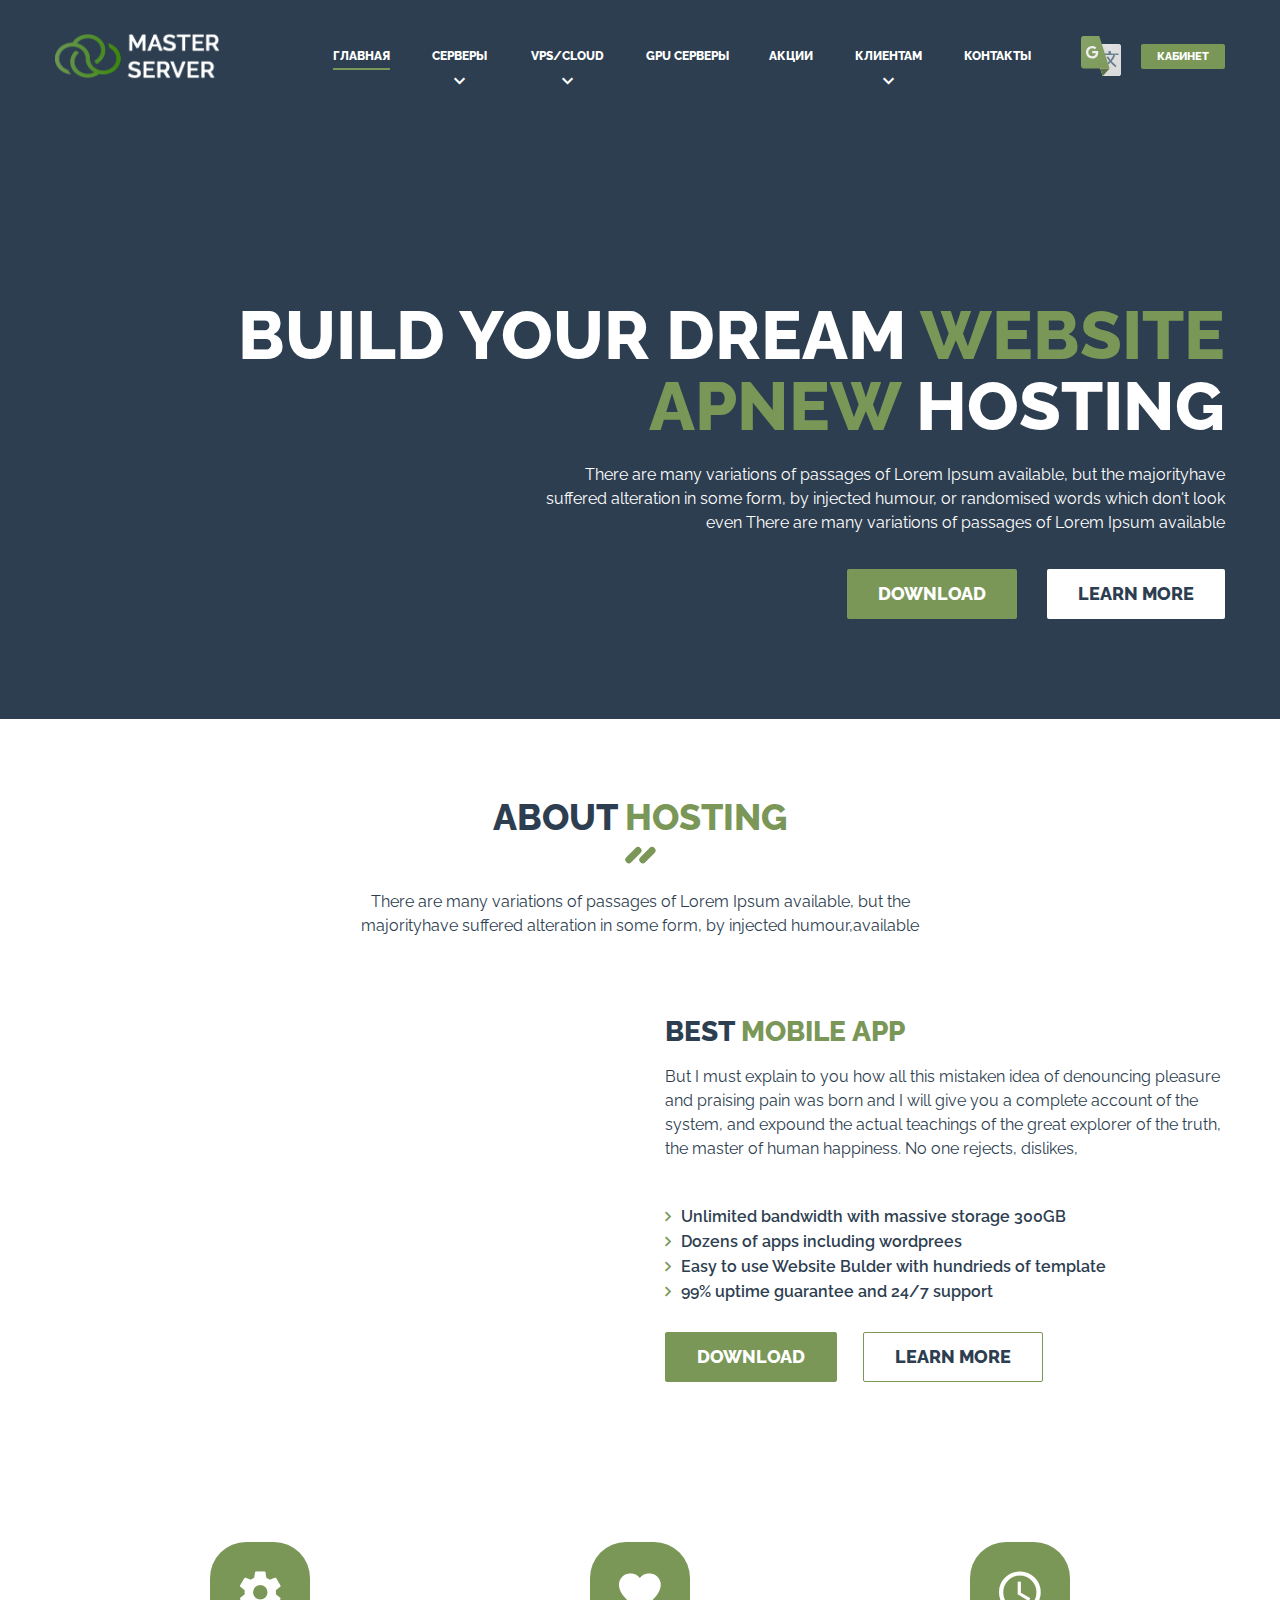
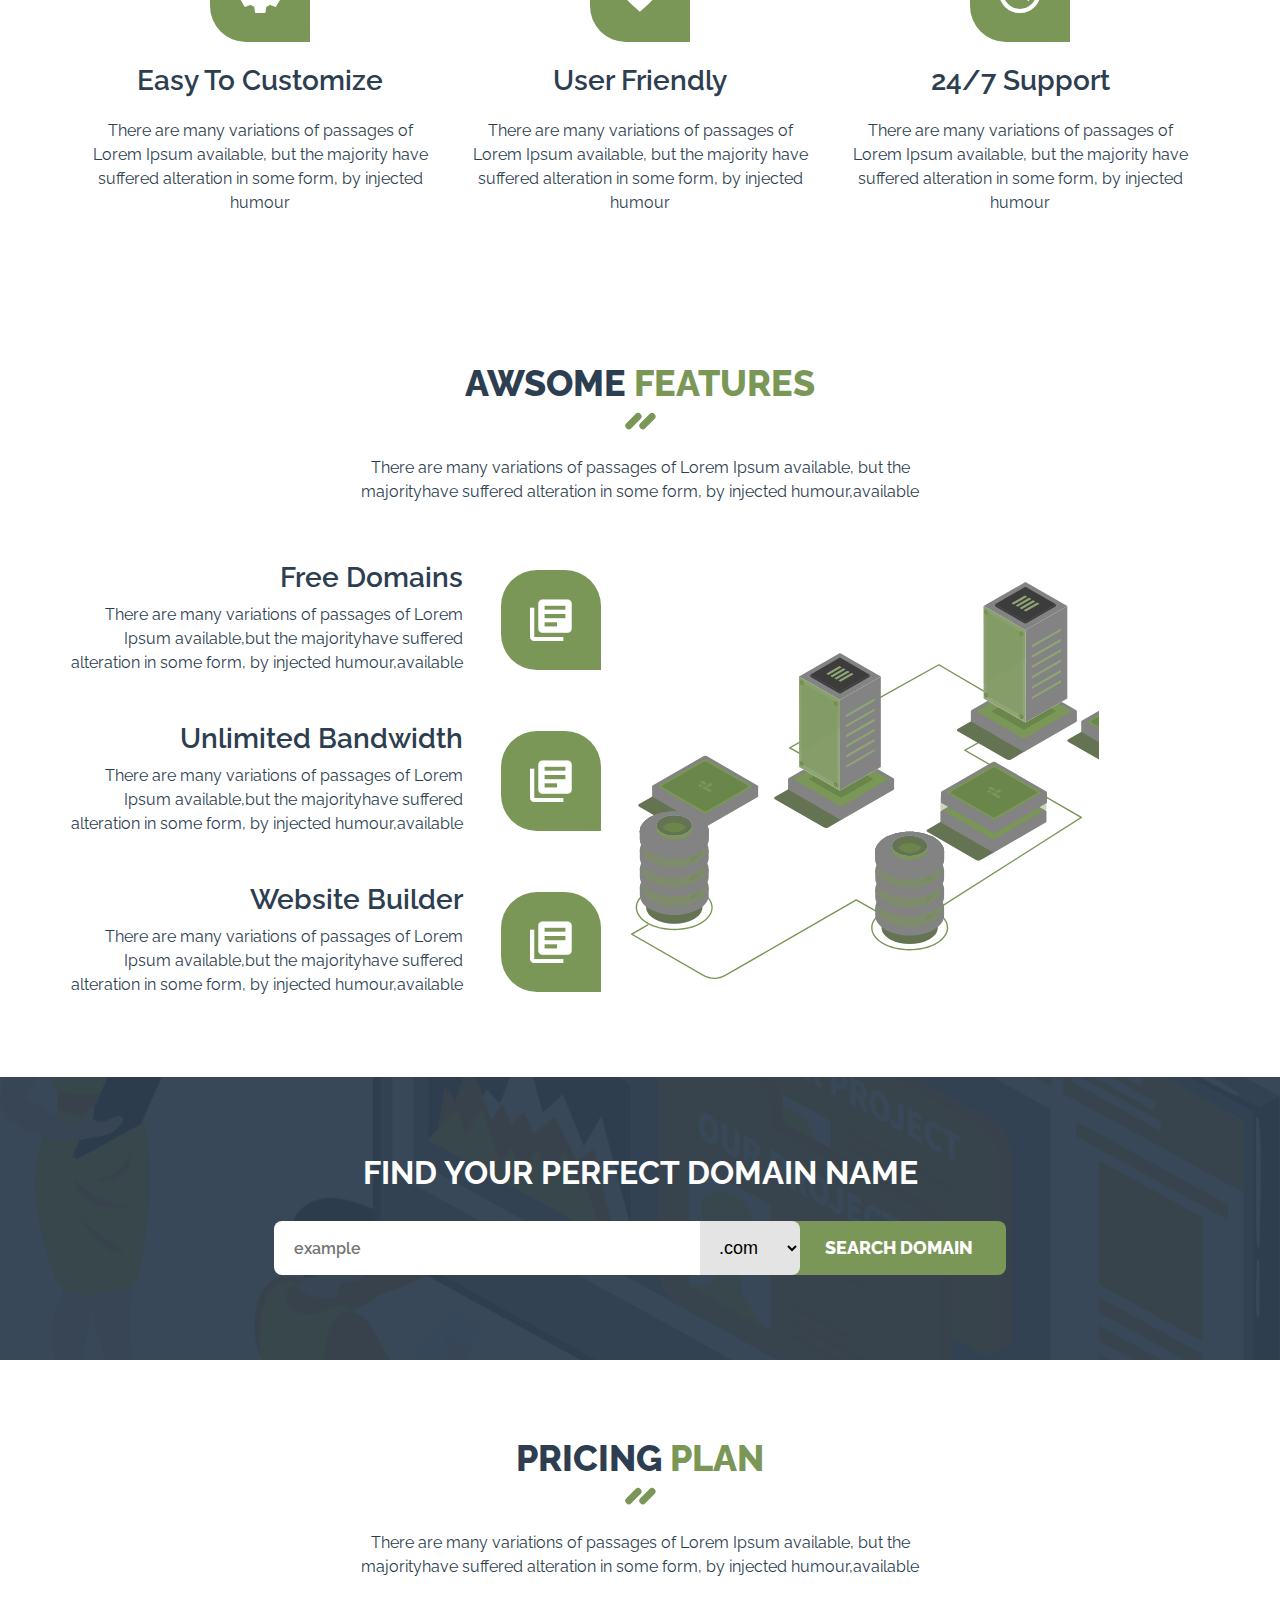
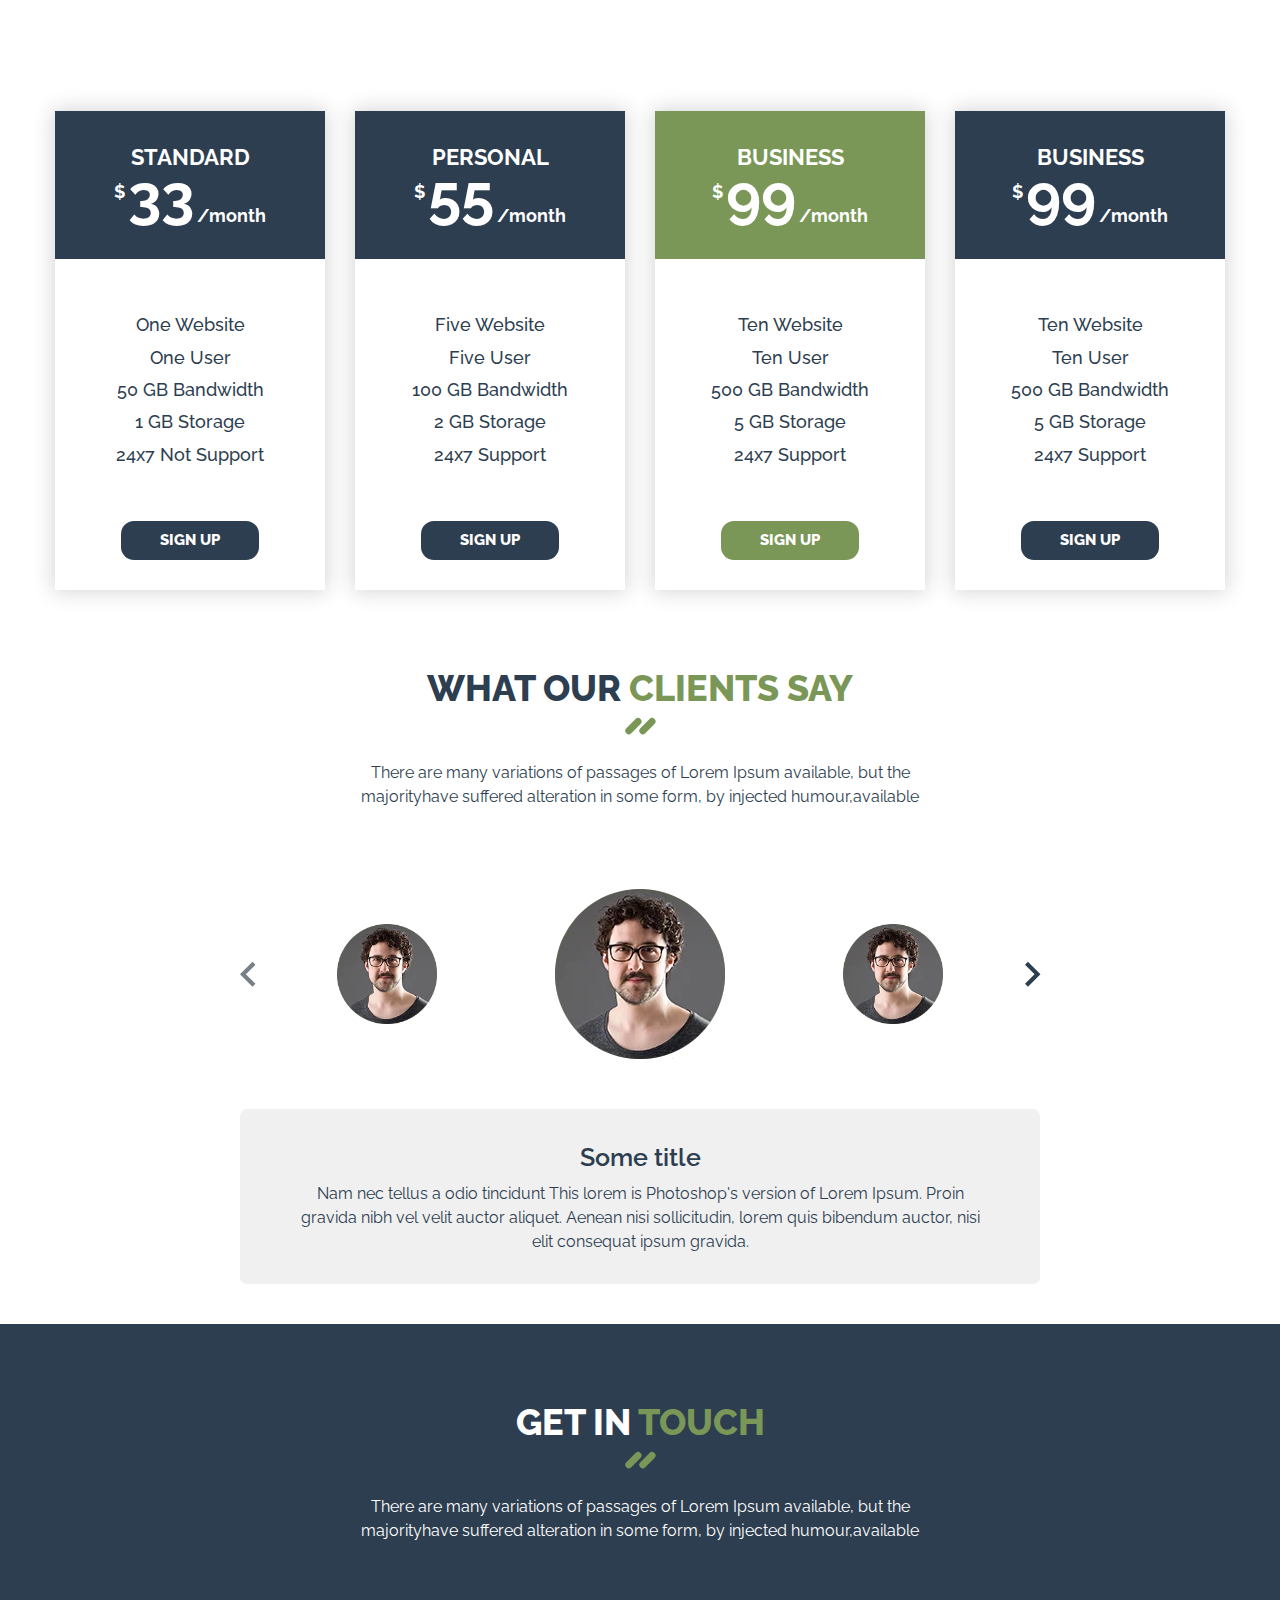
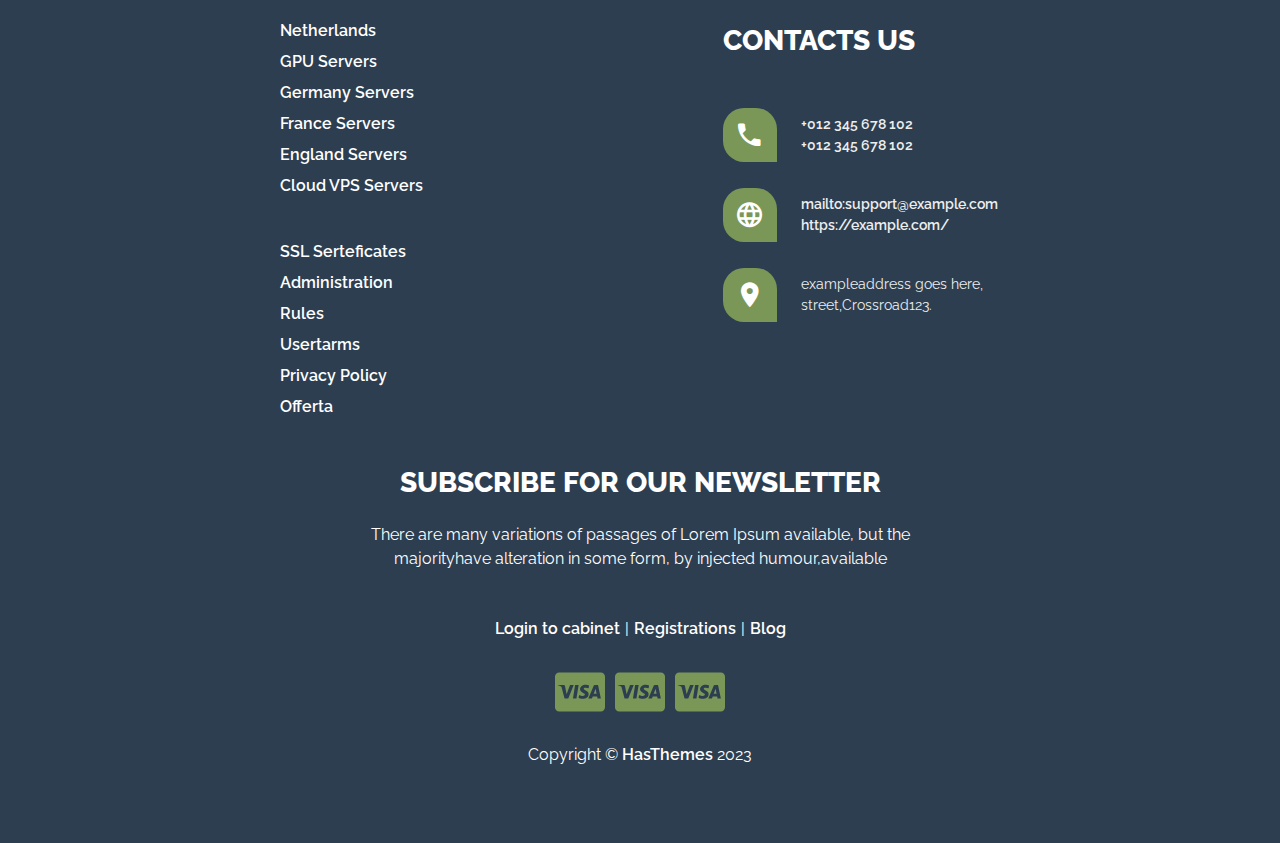
<file: servers.html>
<!doctype html>
<html lang="ru">

<head>
	<title>Servers</title>
	<meta charset="UTF-8">
	<meta name="format-detection" content="telephone=no">
	<!-- <style>body{opacity: 0;}</style> -->
	<link rel="stylesheet" href="css/style.min.css?_v=20231121120700">
	<link rel="shortcut icon" href="favicon.ico">
	<!-- <meta name="robots" content="noindex, nofollow"> -->
	<meta name="viewport" content="width=device-width, initial-scale=1.0">
</head>

<body>
	<div class="wrapper">
		<header data-scroll="120" data-scroll-show="2000" class="header">
			<div class="header__container">
				<div class="header__logo-wrapper">
					<a href="#" class="header__logo"><picture><source srcset="img/logo-green.webp" type="image/webp"><img src="img/logo-green.png" alt="logo" /></picture></a>
				</div>
				<div class="header__menu menu">
					<nav class="menu__body">
						<ul class="menu__list" data-spollers="991.98, max">
							<li class="menu__item">
								<a href="#" class="menu__link link-header _active">Главная</a>
							</li>
							<li class="menu__item dropdown">
								<details class="menu__dropdown">
									<summary class="dropdown__title"><i class="zmdi zmdi-chevron-down"></i>Серверы</summary>
									<div class="dropdown__content">
										<div class="dropdown__links">
											<a href="#" class="dropdown__link link-header">Нидерланды</a>
											<a href="#" class="dropdown__link link-header">Великобритания</a>
											<a href="#" class="dropdown__link link-header">Германия</a>
											<a href="#" class="dropdown__link link-header">Франция</a>
											<a href="#" class="dropdown__link link-header">США</a>
											<a href="#" class="dropdown__link link-header">Канада</a>
										</div>
									</div>
								</details>
							</li>
							<li class="menu__item dropdown">
								<details class="menu__dropdown">
									<summary class="dropdown__title"><i class="zmdi zmdi-chevron-down"></i>vps/Cloud</summary>
									<div class="dropdown__content">
										<div class="dropdown__links">
											<a href="#" class="dropdown__link link-header">Нидерланды</a>
											<a href="#" class="dropdown__link link-header">Великобритания</a>
											<a href="#" class="dropdown__link link-header">Германия</a>
											<a href="#" class="dropdown__link link-header">Франция</a>
											<a href="#" class="dropdown__link link-header">США</a>
											<a href="#" class="dropdown__link link-header">Канада</a>
										</div>
									</div>
								</details>
							</li>
							<li class="menu__item">
								<a href="#" class="menu__link link-header">GPU Серверы</a>
							</li>
							<li class="menu__item"><a href="#" class="menu__link link-header">Акции</a></li>
							<li class="menu__item dropdown dropdown--right">
								<details class="menu__dropdown">
									<summary class="dropdown__title"><i class="zmdi zmdi-chevron-down"></i>Клиентам</summary>
									<div class="dropdown__content">
										<div class="dropdown__links">
											<a href="#" class="dropdown__link link-header">Нидерланды</a>
											<a href="#" class="dropdown__link link-header">Великобритания</a>
											<a href="#" class="dropdown__link link-header">Германия</a>
											<a href="#" class="dropdown__link link-header">Франция</a>
											<a href="#" class="dropdown__link link-header">США</a>
											<a href="#" class="dropdown__link link-header">Канада</a>
										</div>
									</div>
								</details>
							</li>
							<li class="menu__item">
								<a href="#" class="menu__link link-header">Контакты</a>
							</li>
						</ul>
					</nav>
				</div>
				<div class="header__active active-header">
					<div class="active-header__languages languages">
						<div class="languages__icon">
							<img src="img/translate.svg" alt="" />
						</div>
						<div class="languages__body">
							<a href="#" class="languages__item _active">Русский</a>
							<a href="#" class="languages__item">English</a>
							<a href="#" class="languages__item">Українська</a>
						</div>
					</div>
					<a href="#" class="active-header__button button">кабинет<i class="zmdi zmdi-account"></i></a>
				</div>
				<button type="button" class="menu__icon icon-menu"><span></span></button>
			</div>
		</header>

		<main class="servers">
			<section class="servers__main-block main-servers">
				<div class="main-servers__container">
					<h1 class="main-servers__title">
						BUILD YOUR DREAM
						<span class="_green-text">WEBSITE APNEW</span>
						HOSTING
					</h1>
					<div class="main-servers__text">
						There are many variations of passages of Lorem Ipsum available, but the
						majorityhave suffered alteration in some form, by injected humour, or
						randomised words which don't look even There are many variations of
						passages of Lorem Ipsum available
					</div>
					<div class="main-servers__buttons">
						<a href="#" class="main-servers__button button">download</a>
						<a href="#" data-goto=".pricing" data-goto-header class="main-servers__button button button--white">learn more</a>
					</div>
				</div>
			</section>
			<section class="servers__about about">
				<div class="about__container">
					<div class="about__heading section-heading">
						<h2 class="section-heading__title title">
							About
							<span class="_green-text">HOSTING</span>
							<span class="title__decor"></span>
						</h2>
						<div class="section-heading__text">
							There are many variations of passages of Lorem Ipsum available, but
							the majorityhave suffered alteration in some form, by injected
							humour,available
						</div>
					</div>
					<div class="about__body">
						<div data-watch data-watch-once class="about__image">
							<img src="img/servers/info-05.svg" alt="" />
						</div>
						<div class="about__content">
							<h3 class="about__sub-title">
								BEST <span class="_green-text">MOBILE APP </span>
							</h3>
							<div class="about__text">
								<p>
									But I must explain to you how all this mistaken idea of
									denouncing pleasure and praising pain was born and I will
									give you a complete account of the system, and expound the
									actual teachings of the great explorer of the truth, the
									master of human happiness. No one rejects, dislikes,
								</p>
							</div>
							<ul class="about__list">
								<li class="about__list-item">
									<i class="zmdi zmdi-chevron-right"></i>Unlimited bandwidth
									with massive storage 300GB
								</li>
								<li class="about__list-item">
									<i class="zmdi zmdi-chevron-right"></i>Dozens of apps
									including wordprees
								</li>
								<li class="about__list-item">
									<i class="zmdi zmdi-chevron-right"></i>Easy to use Website
									Bulder with hundrieds of template
								</li>
								<li class="about__list-item">
									<i class="zmdi zmdi-chevron-right"></i>99% uptime guarantee
									and 24/7 support
								</li>
							</ul>
							<div class="about__buttons">
								<a href="#" class="about__button button button--border">download</a>
								<a href="#" class="about__button button button--border button--white">learn more</a>
							</div>
						</div>
					</div>
				</div>
			</section>
			<section class="servers__benefits benefits">
				<div class="benefits__container">
					<ul class="benefits__items">
						<li class="benefits__item-wrapper">
							<div class="benefits__item item-benefits">
								<div class="item-benefits__image">
									<i class="item-benefits__icon zmdi zmdi-settings"></i>
								</div>
								<h3 class="item-benefits__title">Easy To Customize</h3>
								<p class="item-benefits__text">
									There are many variations of passages of Lorem Ipsum
									available, but the majority have suffered alteration in some
									form, by injected humour
								</p>
							</div>
						</li>

						<li class="benefits__item-wrapper">
							<div class="benefits__item item-benefits">
								<div class="item-benefits__image">
									<i class="item-benefits__icon zmdi zmdi-favorite"></i>
								</div>
								<h3 class="item-benefits__title">User Friendly</h3>
								<p class="item-benefits__text">
									There are many variations of passages of Lorem Ipsum
									available, but the majority have suffered alteration in some
									form, by injected humour
								</p>
							</div>
						</li>

						<li class="benefits__item-wrapper">
							<div class="benefits__item item-benefits">
								<div class="item-benefits__image">
									<i class="item-benefits__icon zmdi zmdi-time"></i>
								</div>
								<h3 class="item-benefits__title">24/7 Support</h3>
								<p class="item-benefits__text">
									There are many variations of passages of Lorem Ipsum
									available, but the majority have suffered alteration in some
									form, by injected humour
								</p>
							</div>
						</li>
					</ul>
				</div>
			</section>
			<section class="servers__features features-servers">
				<div class="features-servers__container">
					<div class="features-servers__heading section-heading">
						<h2 class="section-heading__title title">
							AWSOME
							<span class="_green-text">FEATURES</span>
							<span class="title__decor"></span>
						</h2>
						<div class="section-heading__text">
							There are many variations of passages of Lorem Ipsum available, but
							the majorityhave suffered alteration in some form, by injected
							humour,available
						</div>
					</div>
					<div class="features-servers__content">
						<ul class="features-servers__items">
							<li class="features-servers__item item-features">
								<div class="item-features__image">
									<i class="item-features__icon zmdi zmdi-collection-text"></i>
								</div>
								<div class="item-features__content">
									<h3 class="item-features__title">Free Domains</h3>
									<div class="item-features__text">
										<p>
											There are many variations of passages of Lorem Ipsum
											available,but the majorityhave suffered alteration
											in some form, by injected humour,available
										</p>
									</div>
								</div>
							</li>
							<li class="features-servers__item item-features">
								<div class="item-features__image">
									<i class="item-features__icon zmdi zmdi-collection-text"></i>
								</div>
								<div class="item-features__content">
									<h3 class="item-features__title">Unlimited Bandwidth</h3>
									<div class="item-features__text">
										<p>
											There are many variations of passages of Lorem Ipsum
											available,but the majorityhave suffered alteration
											in some form, by injected humour,available
										</p>
									</div>
								</div>
							</li>
							<li class="features-servers__item item-features">
								<div class="item-features__image">
									<i class="item-features__icon zmdi zmdi-collection-text"></i>
								</div>
								<div class="item-features__content">
									<h3 class="item-features__title">Website Builder</h3>
									<div class="item-features__text">
										<p>
											There are many variations of passages of Lorem Ipsum
											available,but the majorityhave suffered alteration
											in some form, by injected humour,available
										</p>
									</div>
								</div>
							</li>
						</ul>
						<div class="features-servers__image">
							<img src="img/servers/general-page-slide-01-green.svg" alt="" />
						</div>
					</div>
				</div>
			</section>
			<section class="servers__domains offer-section">
				<div class="offer-section__image -ibg">
					<img src="img/servers/info-01.svg" alt="" />
				</div>
				<div class="offer-section__container">
					<h2 class="offer-section__title">FIND YOUR PERFECT DOMAIN NAME</h2>
					<form action="#" class="offer-section__form">
						<input type="text" placeholder="example" class="offer-section__input">
						<select class="offer-section__select select">
							<option class="select__option" value="1" selected>.com</option>
							<option class="select__option" value="2">.org</option>
							<option class="select__option" value="3">.net</option>
							<option class="select__option" value="4">.bd</option>
						</select>
						<button class="offer-section__button button">search domain</button>
					</form>
				</div>
			</section>
			<section class="servers__pricing pricing pricing--grid">
				<div class="pricing__container">
					<div class="pricing__heading section-heading">
						<h2 class="section-heading__title title">
							PRICING
							<span class="_green-text">PLAN</span>
							<span class="title__decor"></span>
						</h2>
						<div class="section-heading__text">
							There are many variations of passages of Lorem Ipsum available, but
							the majorityhave suffered alteration in some form, by injected
							humour,available
						</div>
					</div>
					<div class="pricing__cards">
						<div class="pricing__card card">
							<div class="card__head">
								<div class="card__label">STANDARD</div>
								<div class="card__price">
									<span class="card__currency">$</span>
									<div class="card__price-value">33</div>
									<span class="card__period">/month</span>
								</div>
							</div>
							<div class="card__body">
								<ul class="card__list">
									<li class="card__item">One Website</li>
									<li class="card__item">One User</li>
									<li class="card__item">50 GB Bandwidth</li>
									<li class="card__item">1 GB Storage</li>
									<li class="card__item">24x7 Not Support</li>
								</ul>
								<a href="#" class="card__button button">sign up</a>
							</div>
						</div>
						<div class="pricing__card card">
							<div class="card__head">
								<div class="card__label">PERSONAL</div>
								<div class="card__price">
									<span class="card__currency">$</span>
									<div class="card__price-value">55</div>
									<span class="card__period">/month</span>
								</div>
							</div>
							<div class="card__body">
								<ul class="card__list">
									<li class="card__item">Five Website</li>
									<li class="card__item">Five User</li>
									<li class="card__item">100 GB Bandwidth</li>
									<li class="card__item">2 GB Storage</li>
									<li class="card__item">24x7 Support</li>
								</ul>
								<a href="#" class="card__button button">sign up</a>
							</div>
						</div>
						<div class="pricing__card card card--olive">
							<div class="card__head">
								<div class="card__label">BUSINESS</div>
								<div class="card__price">
									<span class="card__currency">$</span>
									<div class="card__price-value">99</div>
									<span class="card__period">/month</span>
								</div>
							</div>
							<div class="card__body">
								<ul class="card__list">
									<li class="card__item">Ten Website</li>
									<li class="card__item">Ten User</li>
									<li class="card__item">500 GB Bandwidth</li>
									<li class="card__item">5 GB Storage</li>
									<li class="card__item">24x7 Support</li>
								</ul>
								<a href="#" class="card__button button">sign up</a>
							</div>
						</div>
						<div class="pricing__card card">
							<div class="card__head">
								<div class="card__label">BUSINESS</div>
								<div class="card__price">
									<span class="card__currency">$</span>
									<div class="card__price-value">99</div>
									<span class="card__period">/month</span>
								</div>
							</div>
							<div class="card__body">
								<ul class="card__list">
									<li class="card__item">Ten Website</li>
									<li class="card__item">Ten User</li>
									<li class="card__item">500 GB Bandwidth</li>
									<li class="card__item">5 GB Storage</li>
									<li class="card__item">24x7 Support</li>
								</ul>
								<a href="#" class="card__button button">sign up</a>
							</div>
						</div>
					</div>
				</div>
			</section>
			<section class="servers__os os-section">
				<div class="os-section__container">
					<div class="os-section__heading section-heading">
						<h2 class="section-heading__title title">
							WHAT OUR
							<span class="_green-text">CLIENTS SAY</span>
							<span class="title__decor"></span>
						</h2>
						<div class="section-heading__text">
							There are many variations of passages of Lorem Ipsum available, but
							the majorityhave suffered alteration in some form, by injected
							humour,available
						</div>
					</div>
					<div class="os-section__content">
						<!-- Оболочка слайдера -->
						<div class="os-section__slider swiper">
							<!-- Двигающееся часть слайдера -->
							<div class="os-section__wrapper swiper-wrapper">
								<!-- Слайд -->
								<div class="os-section__slide swiper-slide">
									<div class="os-section__image">
										<picture><source srcset="img/home/os.webp" type="image/webp"><img src="img/home/os.webp" alt="" /></picture>
									</div>
								</div>
								<!-- Слайд -->
								<div class="os-section__slide swiper-slide">
									<div class="os-section__image">
										<picture><source srcset="img/home/os.webp" type="image/webp"><img src="img/home/os.webp" alt="" /></picture>
									</div>
								</div>
								<!-- Слайд -->
								<div class="os-section__slide swiper-slide">
									<div class="os-section__image">
										<picture><source srcset="img/home/os.webp" type="image/webp"><img src="img/home/os.webp" alt="" /></picture>
									</div>
								</div>
								<!-- Слайд -->
								<div class="os-section__slide swiper-slide">
									<div class="os-section__image">
										<picture><source srcset="img/home/os.webp" type="image/webp"><img src="img/home/os.webp" alt="" /></picture>
									</div>
								</div>
							</div>
						</div>
						<div class="os-section__slider-buttons">
							<button type="button" class="swiper-button-prev zmdi zmdi-chevron-left"></button>
							<button type="button" class="swiper-button-next zmdi zmdi-chevron-right"></button>
						</div>
					</div>

					<div class="os-section__block">
						<div class="os-section__text">
							<h3 class="os-section__title">Some title</h3>
							<p>
								Nam nec tellus a odio tincidunt This lorem is Photoshop's
								version of Lorem Ipsum. Proin gravida nibh vel velit auctor
								aliquet. Aenean nisi sollicitudin, lorem quis bibendum auctor,
								nisi elit consequat ipsum gravida.
							</p>
						</div>
					</div>
				</div>
			</section>
		</main>
		<footer class="footer">
			<div class="footer__container">
				<div class="footer__heading section-heading">
					<h3 class="section-heading__title title">
						GET IN
						<span class="_green-text">TOUCH</span>
						<span class="title__decor"></span>
					</h3>
					<div class="section-heading__text">
						There are many variations of passages of Lorem Ipsum available, but the majorityhave
						suffered alteration in some form, by injected humour,available
					</div>
				</div>
				<div class="footer__info">
					<div class="footer__column">
						<nav class="footer__menu">
							<ul class="footer__links">
								<li class="footer__link-wrapper">
									<a href="#" class="footer__link">Netherlands</a>
								</li>
								<li class="footer__link-wrapper">
									<a href="#" class="footer__link">GPU Servers</a>
								</li>
								<li class="footer__link-wrapper">
									<a href="#" class="footer__link">Germany Servers</a>
								</li>
								<li class="footer__link-wrapper">
									<a href="#" class="footer__link">France Servers</a>
								</li>
								<li class="footer__link-wrapper">
									<a href="#" class="footer__link">England Servers</a>
								</li>
								<li class="footer__link-wrapper">
									<a href="#" class="footer__link">Cloud VPS Servers</a>
								</li>
							</ul>
						</nav>
						<nav class="footer__menu">
							<ul class="footer__links">
								<li class="footer__link-wrapper">
									<a href="#" class="footer__link">SSL Serteficates</a>
								</li>
								<li class="footer__link-wrapper">
									<a href="#" class="footer__link">Administration</a>
								</li>
								<li class="footer__link-wrapper">
									<a href="#" class="footer__link">Rules</a>
								</li>
								<li class="footer__link-wrapper">
									<a href="#" class="footer__link">Usertarms</a>
								</li>
								<li class="footer__link-wrapper">
									<a href="#" class="footer__link">Privacy Policy</a>
								</li>
								<li class="footer__link-wrapper">
									<a href="#" class="footer__link">Offerta</a>
								</li>
							</ul>
						</nav>
					</div>
					<div class="footer__contacts contacts-footer">
						<h4 class="contacts-footer__title">Contacts Us</h4>
						<ul class="contacts-footer__list">
							<li class="contacts-footer__item">
								<i class="contacts-footer__icon zmdi zmdi-phone"></i>
								<div class="contacts-footer__links">
									<a href="tel:+012345678102" class="contacts-footer__link footer__link">+012 345 678 102</a>
									<a href="tel:+012345678102" class="contacts-footer__link footer__link">+012 345 678 102</a>
								</div>
							</li>
							<li class="contacts-footer__item">
								<i class="contacts-footer__icon zmdi zmdi-globe-alt"></i>
								<div class="contacts-footer__links">
									<a href="mailto:support@example.com" class="contacts-footer__link footer__link">mailto:support@example.com</a>
									<a href="mailto:support@example.com" class="contacts-footer__link footer__link">https://example.com/</a>
								</div>
							</li>
							<li class="contacts-footer__item">
								<i class="contacts-footer__icon zmdi zmdi-pin"></i>
								<div class="contacts-footer__links">
									<a href="#" class="contacts-footer__link">exampleaddress goes here, street,Crossroad123.</a>
								</div>
							</li>
						</ul>
					</div>
				</div>
				<div class="footer__subscribe subscribe-footer">
					<h4 class="subscribe-footer__title">SUBSCRIBE FOR OUR NEWSLETTER</h4>
					<div class="subscribe-footer__text">
						There are many variations of passages of Lorem Ipsum available, but the majorityhave
						alteration in some form, by injected humour,available
					</div>
				</div>
				<nav class="footer__navigator">
					<a href="#" class="footer__link">Login to cabinet</a> |
					<a href="#" class="footer__link">Registrations</a> |
					<a href="#" class="footer__link">Blog</a>
				</nav>
				<div class="footer__payments">
					<div class="footer__payment">
						<img src="img/visa.svg" alt="">
					</div>
					<div class="footer__payment">
						<img src="img/visa.svg" alt="">
					</div>
					<div class="footer__payment">
						<img src="img/visa.svg" alt="">
					</div>
				</div>
				<div class="footer__text">
					Copyright ©
					<a href="#" class="footer__link">HasThemes</a>
					2023
				</div>
			</div>
		</footer>

	</div>
	<script src="js/app.min.js?_v=20231121120700"></script>
</body>

</html>
</file>
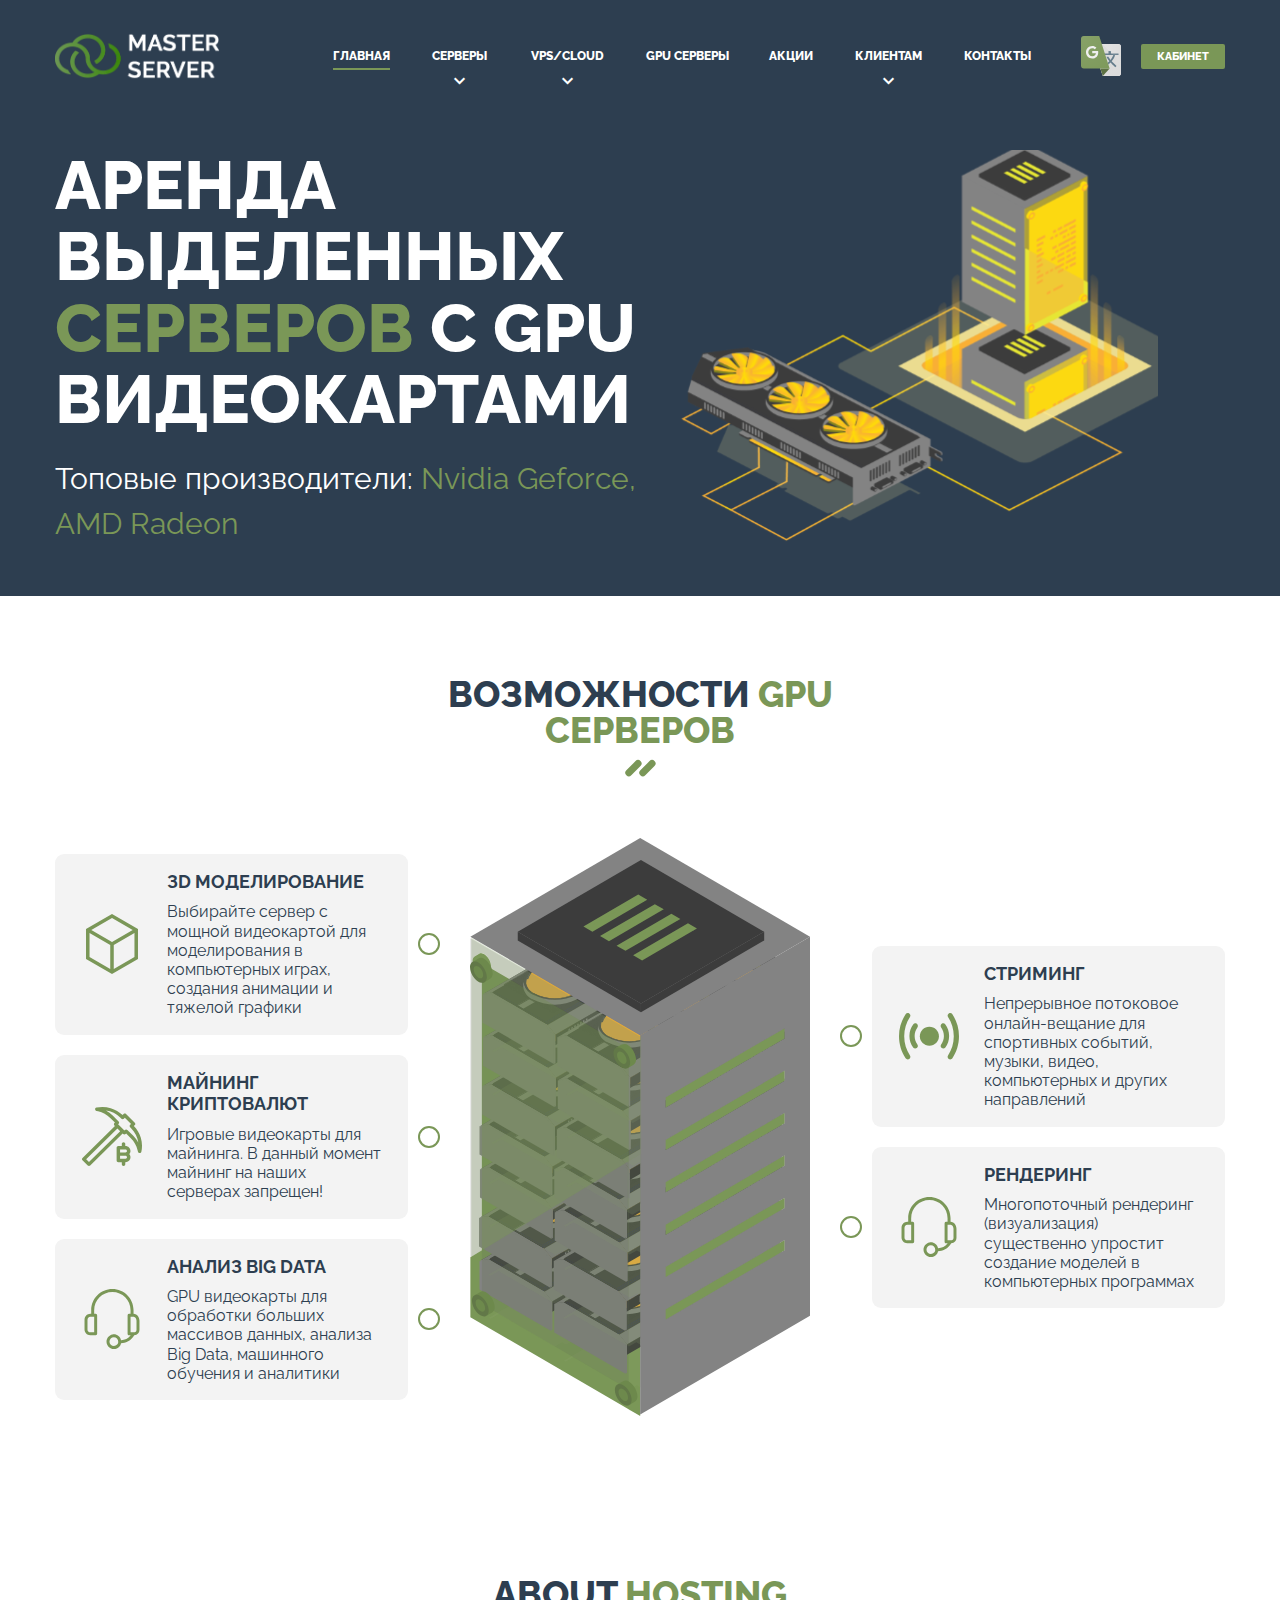
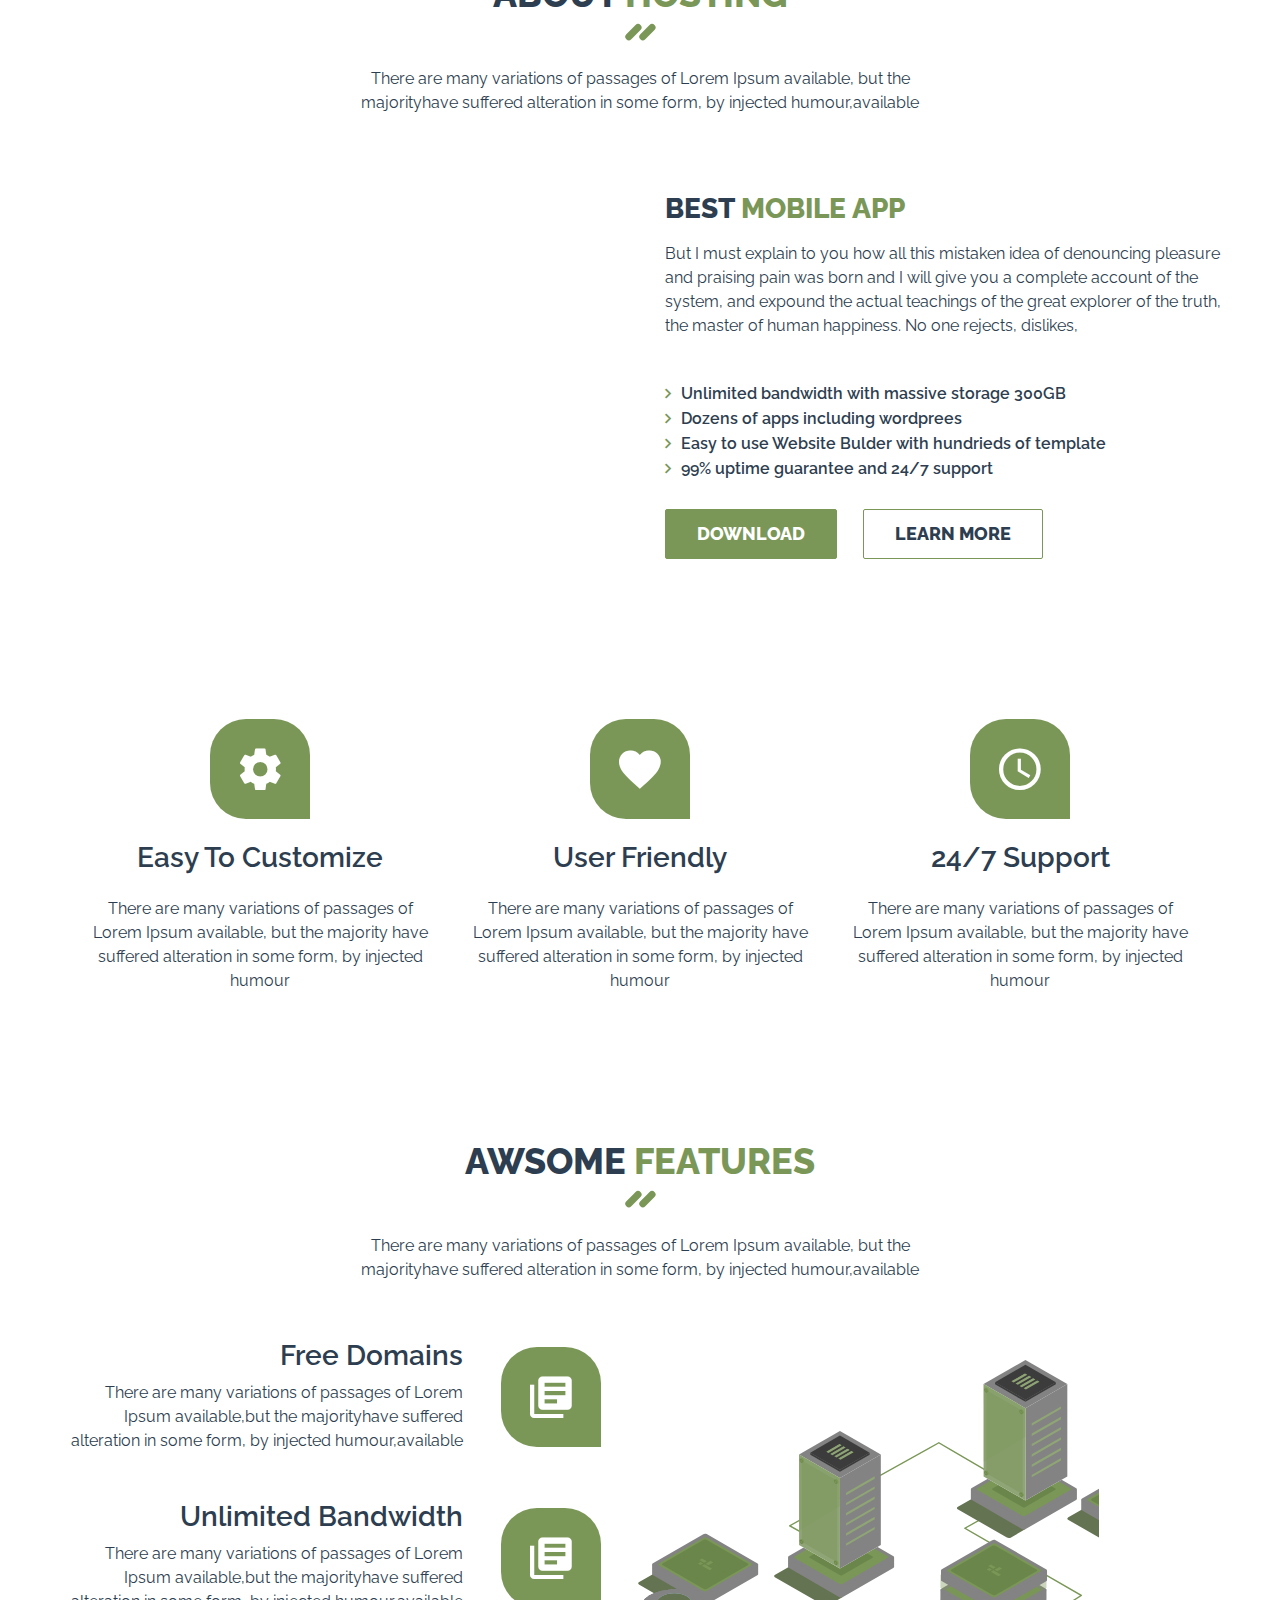
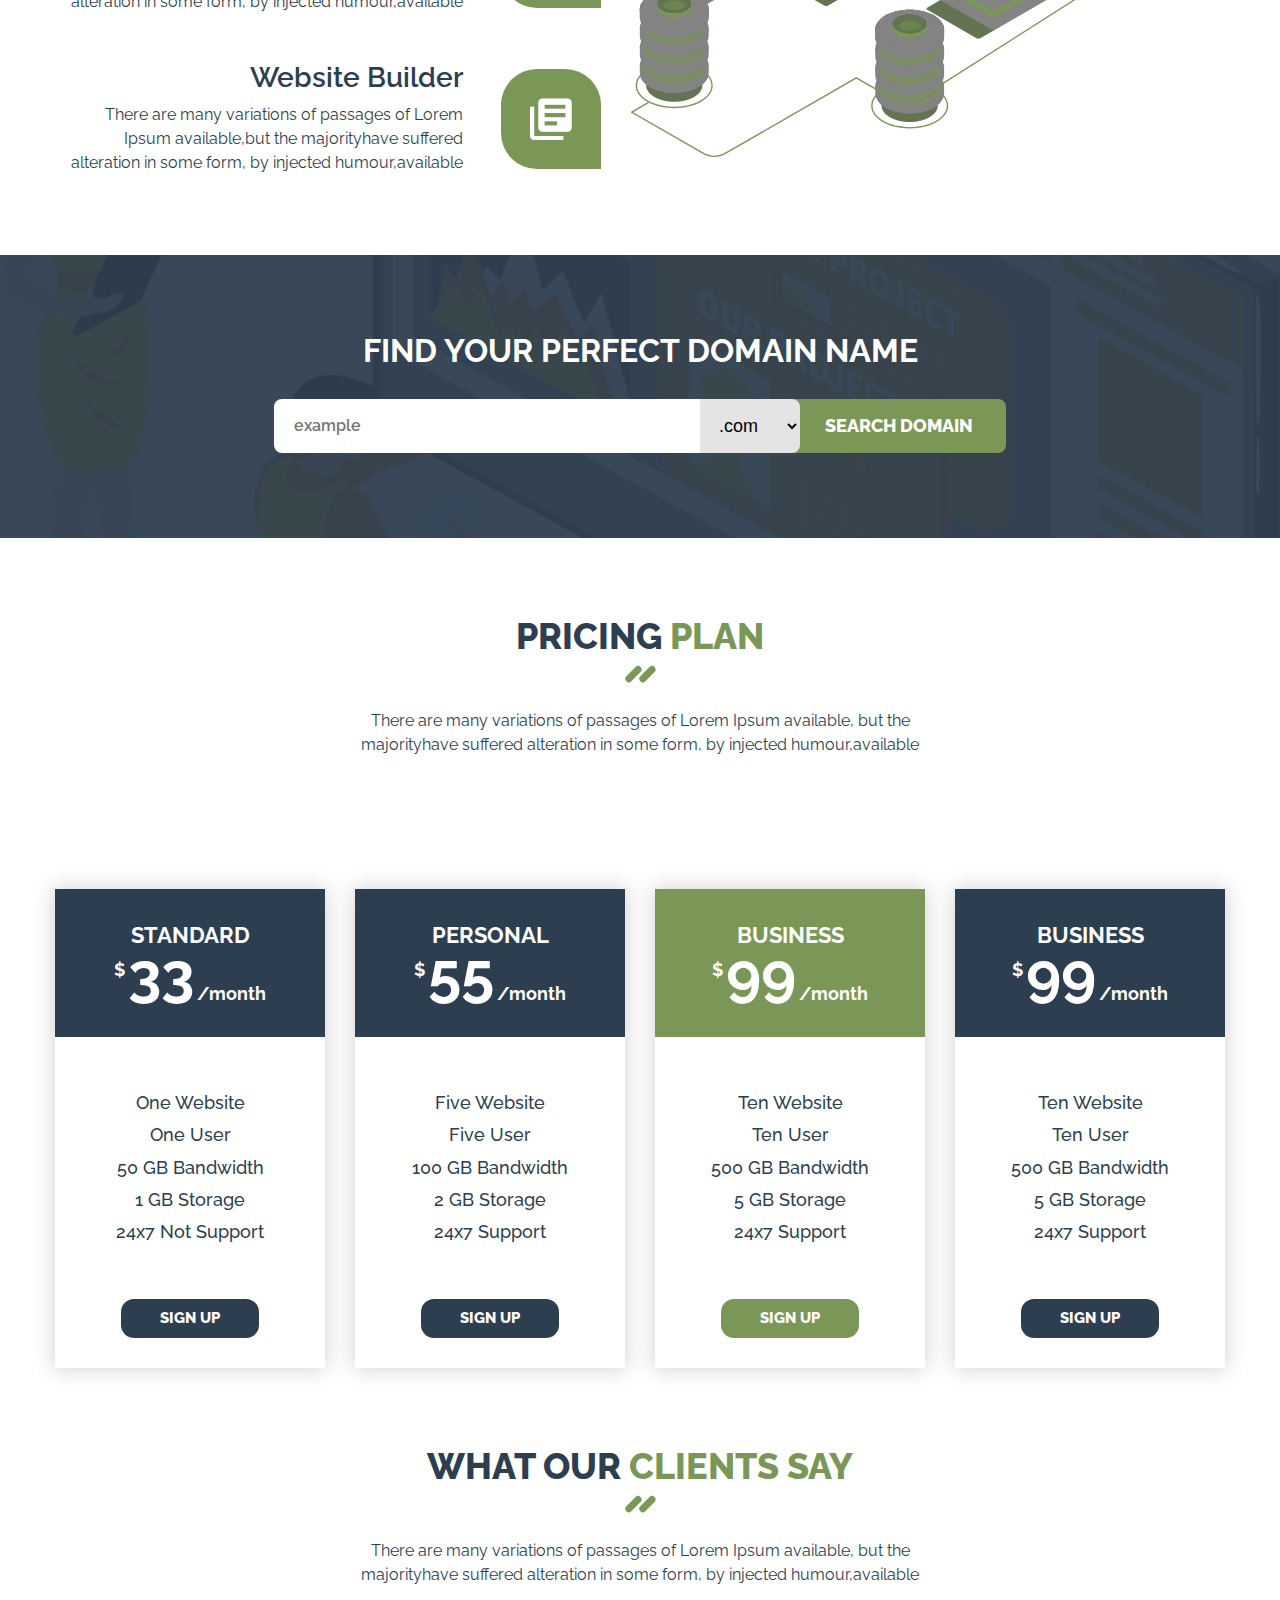
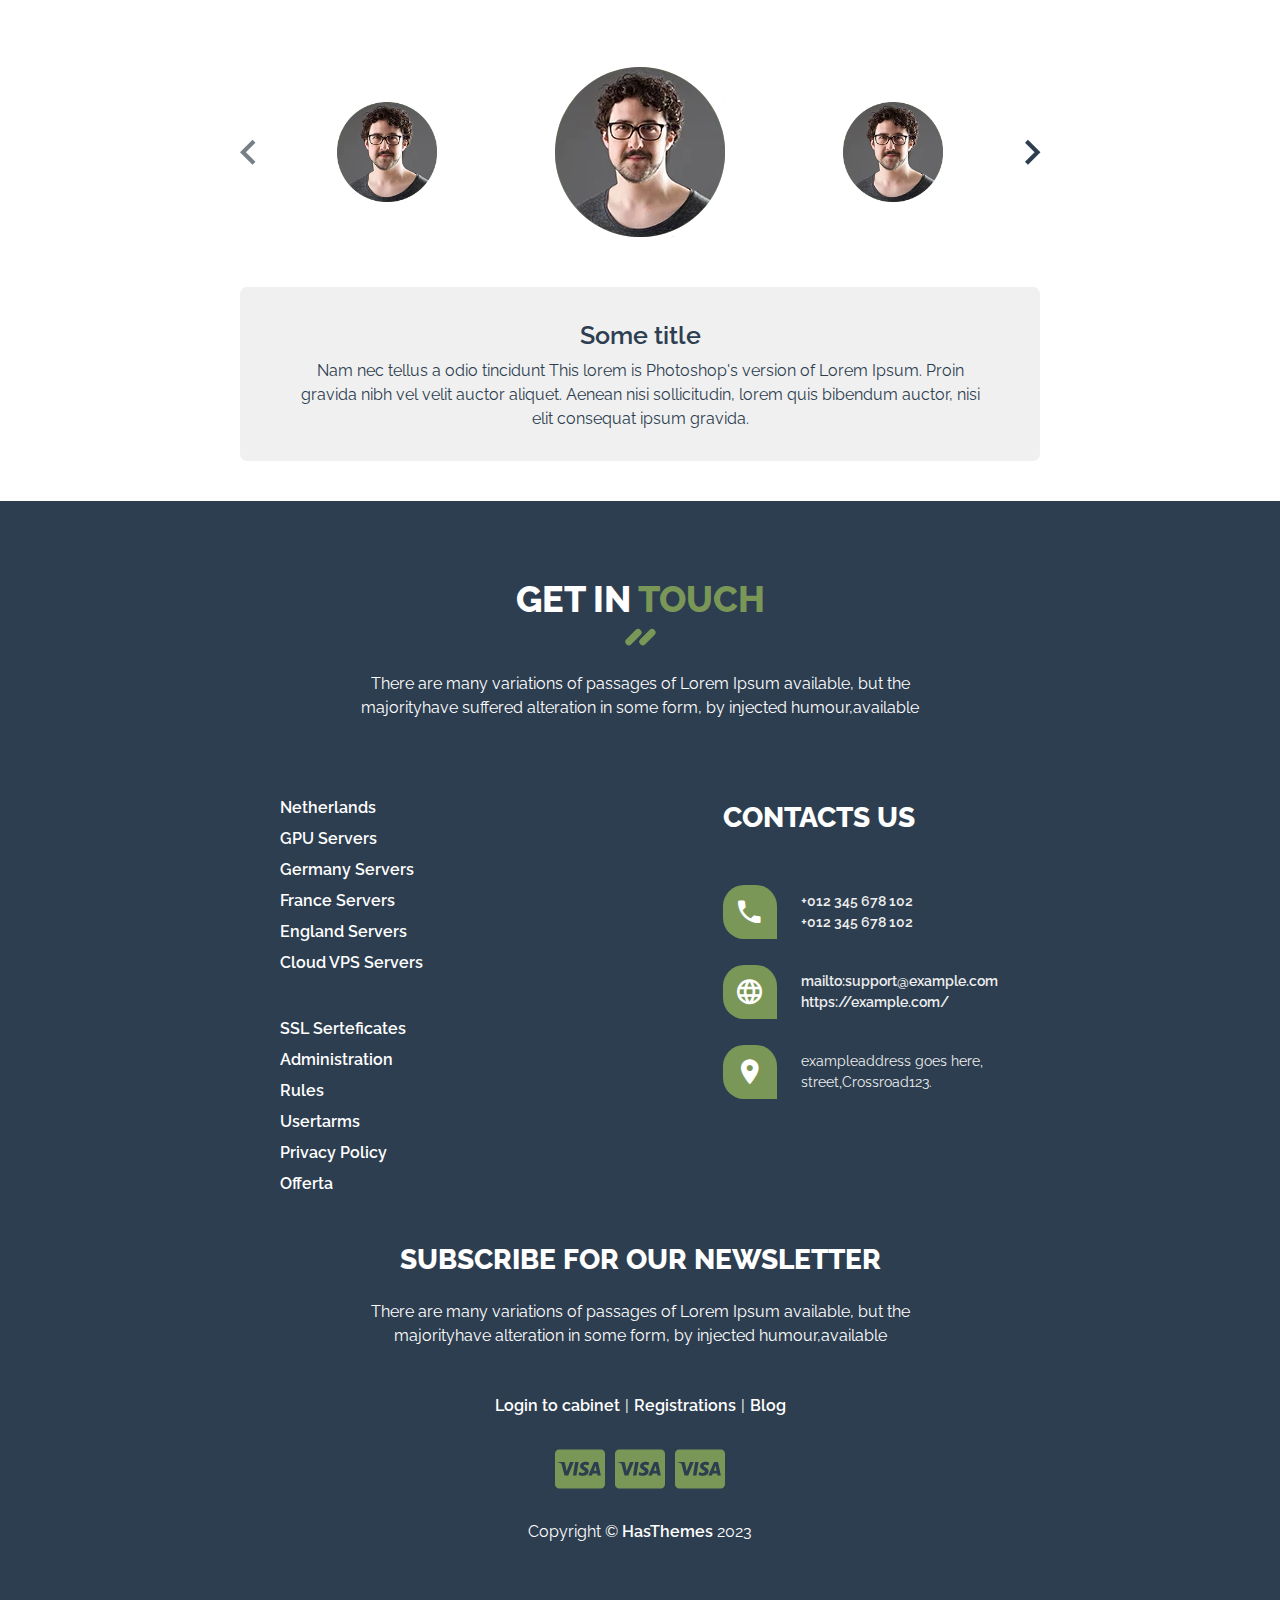
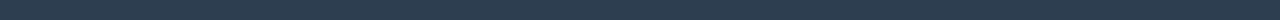
<file: video-card.html>
<!doctype html>
<html lang="ru">

<head>
	<title>Video-card</title>
	<meta charset="UTF-8">
	<meta name="format-detection" content="telephone=no">
	<!-- <style>body{opacity: 0;}</style> -->
	<link rel="stylesheet" href="css/style.min.css?_v=20231121120700">
	<link rel="shortcut icon" href="favicon.ico">
	<!-- <meta name="robots" content="noindex, nofollow"> -->
	<meta name="viewport" content="width=device-width, initial-scale=1.0">
</head>

<body>
	<div class="wrapper">
		<header data-scroll="120" data-scroll-show="2000" class="header">
			<div class="header__container">
				<div class="header__logo-wrapper">
					<a href="#" class="header__logo"><picture><source srcset="img/logo-green.webp" type="image/webp"><img src="img/logo-green.png" alt="logo" /></picture></a>
				</div>
				<div class="header__menu menu">
					<nav class="menu__body">
						<ul class="menu__list" data-spollers="991.98, max">
							<li class="menu__item">
								<a href="#" class="menu__link link-header _active">Главная</a>
							</li>
							<li class="menu__item dropdown">
								<details class="menu__dropdown">
									<summary class="dropdown__title"><i class="zmdi zmdi-chevron-down"></i>Серверы</summary>
									<div class="dropdown__content">
										<div class="dropdown__links">
											<a href="#" class="dropdown__link link-header">Нидерланды</a>
											<a href="#" class="dropdown__link link-header">Великобритания</a>
											<a href="#" class="dropdown__link link-header">Германия</a>
											<a href="#" class="dropdown__link link-header">Франция</a>
											<a href="#" class="dropdown__link link-header">США</a>
											<a href="#" class="dropdown__link link-header">Канада</a>
										</div>
									</div>
								</details>
							</li>
							<li class="menu__item dropdown">
								<details class="menu__dropdown">
									<summary class="dropdown__title"><i class="zmdi zmdi-chevron-down"></i>vps/Cloud</summary>
									<div class="dropdown__content">
										<div class="dropdown__links">
											<a href="#" class="dropdown__link link-header">Нидерланды</a>
											<a href="#" class="dropdown__link link-header">Великобритания</a>
											<a href="#" class="dropdown__link link-header">Германия</a>
											<a href="#" class="dropdown__link link-header">Франция</a>
											<a href="#" class="dropdown__link link-header">США</a>
											<a href="#" class="dropdown__link link-header">Канада</a>
										</div>
									</div>
								</details>
							</li>
							<li class="menu__item">
								<a href="#" class="menu__link link-header">GPU Серверы</a>
							</li>
							<li class="menu__item"><a href="#" class="menu__link link-header">Акции</a></li>
							<li class="menu__item dropdown dropdown--right">
								<details class="menu__dropdown">
									<summary class="dropdown__title"><i class="zmdi zmdi-chevron-down"></i>Клиентам</summary>
									<div class="dropdown__content">
										<div class="dropdown__links">
											<a href="#" class="dropdown__link link-header">Нидерланды</a>
											<a href="#" class="dropdown__link link-header">Великобритания</a>
											<a href="#" class="dropdown__link link-header">Германия</a>
											<a href="#" class="dropdown__link link-header">Франция</a>
											<a href="#" class="dropdown__link link-header">США</a>
											<a href="#" class="dropdown__link link-header">Канада</a>
										</div>
									</div>
								</details>
							</li>
							<li class="menu__item">
								<a href="#" class="menu__link link-header">Контакты</a>
							</li>
						</ul>
					</nav>
				</div>
				<div class="header__active active-header">
					<div class="active-header__languages languages">
						<div class="languages__icon">
							<img src="img/translate.svg" alt="" />
						</div>
						<div class="languages__body">
							<a href="#" class="languages__item _active">Русский</a>
							<a href="#" class="languages__item">English</a>
							<a href="#" class="languages__item">Українська</a>
						</div>
					</div>
					<a href="#" class="active-header__button button">кабинет<i class="zmdi zmdi-account"></i></a>
				</div>
				<button type="button" class="menu__icon icon-menu"><span></span></button>
			</div>
		</header>

		<main class="video-card">
			<section class="video-card__main-block main-block">
				<div class="main-block__body">
					<div class="main-block__container">
						<div class="main-block__content">
							<h1 class="main-block__title">
								Аренда выделенных <span class="_green-text">серверов</span> с
								GPU видеокартами
							</h1>
							<h2 class="main-block__sub-title">
								Топовые производители:
								<span class="_green-text">Nvidia Geforce, AMD Radeon</span>
							</h2>
						</div>
					</div>
				</div>
				<div data-watch data-watch-once class="main-block__image">
					<img src="img/video-card/rent-gpu-01.svg" alt="" />
				</div>
			</section>
			<section class="video-card__possibilities possibilities">
				<div class="possibilities__container">
					<div class="possibilities__heading section-heading">
						<h2 class="section-heading__title title">
							Возможности
							<span class="_green-text">GPU серверов</span>
							<span class="title__decor"></span>
						</h2>
					</div>
					<div class="possibilities__body">
						<div class="possibilities__items">
							<article class="possibilities__item item-possibilities">
								<div class="item-possibilities__wrapper">
									<div class="item-possibilities__image">
										<img src="img/video-card/possibilities-icon-01.svg" alt="" />
									</div>
									<div class="item-possibilities__content">
										<h3 class="item-possibilities__title">
											ЗD моделирование
										</h3>
										<div class="item-possibilities__text">
											<p>
												Выбирайте сервер с мощной видеокартой для
												моделирования в компьютерных играх, создания
												анимации и тяжелой графики
											</p>
										</div>
									</div>
								</div>
							</article>
							<article class="possibilities__item item-possibilities">
								<div class="item-possibilities__wrapper">
									<div class="item-possibilities__image">
										<img src="img/video-card/possibilities-icon-02.svg" alt="" />
									</div>
									<div class="item-possibilities__content">
										<h3 class="item-possibilities__title">
											Майнинг криптовалют
										</h3>
										<div class="item-possibilities__text">
											<p>
												Игровые видеокарты для майнинга. В данный момент
												майнинг на наших серверах запрещен!
											</p>
										</div>
									</div>
								</div>
							</article>
							<article class="possibilities__item item-possibilities">
								<div class="item-possibilities__wrapper">
									<div class="item-possibilities__image">
										<img src="img/video-card/possibilities-icon-03.svg" alt="" />
									</div>
									<div class="item-possibilities__content">
										<h3 class="item-possibilities__title">
											Анализ Big Data
										</h3>
										<div class="item-possibilities__text">
											<p>
												GPU видеокарты для обработки больших массивов
												данных, анализа Big Data, машинного обучения и
												аналитики
											</p>
										</div>
									</div>
								</div>
							</article>
						</div>
						<div class="possibilities__items possibilities__items--right">
							<article class="possibilities__item item-possibilities">
								<div class="item-possibilities__wrapper">
									<div class="item-possibilities__image">
										<img src="img/video-card/possibilities-icon-04.svg" alt="" />
									</div>
									<div class="item-possibilities__content">
										<h3 class="item-possibilities__title">Стриминг</h3>
										<div class="item-possibilities__text">
											<p>
												Непрерывное потоковое онлайн-вещание для
												спортивных событий, музыки, видео, компьютерных
												и других направлений
											</p>
										</div>
									</div>
								</div>
							</article>
							<article class="possibilities__item item-possibilities">
								<div class="item-possibilities__wrapper">
									<div class="item-possibilities__image">
										<img src="img/video-card/possibilities-icon-05.svg" alt="" />
									</div>
									<div class="item-possibilities__content">
										<h3 class="item-possibilities__title">Рендеринг</h3>
										<div class="item-possibilities__text">
											<p>
												Многопоточный рендеринг (визуализация)
												существенно упростит создание моделей в
												компьютерных программах
											</p>
										</div>
									</div>
								</div>
							</article>
						</div>
						<div class="possibilities__image">
							<img src="img/video-card/possibilities.svg" alt="" />
						</div>
					</div>
				</div>
			</section>
			<section class="video-card__about about">
				<div class="about__container">
					<div class="about__heading section-heading">
						<h2 class="section-heading__title title">
							About
							<span class="_green-text">HOSTING</span>
							<span class="title__decor"></span>
						</h2>
						<div class="section-heading__text">
							There are many variations of passages of Lorem Ipsum available, but
							the majorityhave suffered alteration in some form, by injected
							humour,available
						</div>
					</div>
					<div class="about__body">
						<div data-watch data-watch-once class="about__image">
							<img src="img/servers/info-05.svg" alt="" />
						</div>
						<div class="about__content">
							<h3 class="about__sub-title">
								BEST <span class="_green-text">MOBILE APP </span>
							</h3>
							<div class="about__text">
								<p>
									But I must explain to you how all this mistaken idea of
									denouncing pleasure and praising pain was born and I will
									give you a complete account of the system, and expound the
									actual teachings of the great explorer of the truth, the
									master of human happiness. No one rejects, dislikes,
								</p>
							</div>
							<ul class="about__list">
								<li class="about__list-item">
									<i class="zmdi zmdi-chevron-right"></i>Unlimited bandwidth
									with massive storage 300GB
								</li>
								<li class="about__list-item">
									<i class="zmdi zmdi-chevron-right"></i>Dozens of apps
									including wordprees
								</li>
								<li class="about__list-item">
									<i class="zmdi zmdi-chevron-right"></i>Easy to use Website
									Bulder with hundrieds of template
								</li>
								<li class="about__list-item">
									<i class="zmdi zmdi-chevron-right"></i>99% uptime guarantee
									and 24/7 support
								</li>
							</ul>
							<div class="about__buttons">
								<a href="#" class="about__button button button--border">download</a>
								<a href="#" class="about__button button button--border button--white">learn more</a>
							</div>
						</div>
					</div>
				</div>
			</section>
			<section class="video-card__benefits benefits">
				<div class="benefits__container">
					<ul class="benefits__items">
						<li class="benefits__item-wrapper">
							<div class="benefits__item item-benefits">
								<div class="item-benefits__image">
									<i class="item-benefits__icon zmdi zmdi-settings"></i>
								</div>
								<h3 class="item-benefits__title">Easy To Customize</h3>
								<p class="item-benefits__text">
									There are many variations of passages of Lorem Ipsum
									available, but the majority have suffered alteration in some
									form, by injected humour
								</p>
							</div>
						</li>

						<li class="benefits__item-wrapper">
							<div class="benefits__item item-benefits">
								<div class="item-benefits__image">
									<i class="item-benefits__icon zmdi zmdi-favorite"></i>
								</div>
								<h3 class="item-benefits__title">User Friendly</h3>
								<p class="item-benefits__text">
									There are many variations of passages of Lorem Ipsum
									available, but the majority have suffered alteration in some
									form, by injected humour
								</p>
							</div>
						</li>

						<li class="benefits__item-wrapper">
							<div class="benefits__item item-benefits">
								<div class="item-benefits__image">
									<i class="item-benefits__icon zmdi zmdi-time"></i>
								</div>
								<h3 class="item-benefits__title">24/7 Support</h3>
								<p class="item-benefits__text">
									There are many variations of passages of Lorem Ipsum
									available, but the majority have suffered alteration in some
									form, by injected humour
								</p>
							</div>
						</li>
					</ul>
				</div>
			</section>
			<section class="video-card__features features-servers">
				<div class="features-servers__container">
					<div class="features-servers__heading section-heading">
						<h2 class="section-heading__title title">
							AWSOME
							<span class="_green-text">FEATURES</span>
							<span class="title__decor"></span>
						</h2>
						<div class="section-heading__text">
							There are many variations of passages of Lorem Ipsum available, but
							the majorityhave suffered alteration in some form, by injected
							humour,available
						</div>
					</div>
					<div class="features-servers__content">
						<ul class="features-servers__items">
							<li class="features-servers__item item-features">
								<div class="item-features__image">
									<i class="item-features__icon zmdi zmdi-collection-text"></i>
								</div>
								<div class="item-features__content">
									<h3 class="item-features__title">Free Domains</h3>
									<div class="item-features__text">
										<p>
											There are many variations of passages of Lorem Ipsum
											available,but the majorityhave suffered alteration
											in some form, by injected humour,available
										</p>
									</div>
								</div>
							</li>
							<li class="features-servers__item item-features">
								<div class="item-features__image">
									<i class="item-features__icon zmdi zmdi-collection-text"></i>
								</div>
								<div class="item-features__content">
									<h3 class="item-features__title">Unlimited Bandwidth</h3>
									<div class="item-features__text">
										<p>
											There are many variations of passages of Lorem Ipsum
											available,but the majorityhave suffered alteration
											in some form, by injected humour,available
										</p>
									</div>
								</div>
							</li>
							<li class="features-servers__item item-features">
								<div class="item-features__image">
									<i class="item-features__icon zmdi zmdi-collection-text"></i>
								</div>
								<div class="item-features__content">
									<h3 class="item-features__title">Website Builder</h3>
									<div class="item-features__text">
										<p>
											There are many variations of passages of Lorem Ipsum
											available,but the majorityhave suffered alteration
											in some form, by injected humour,available
										</p>
									</div>
								</div>
							</li>
						</ul>
						<div class="features-servers__image">
							<img src="img/servers/general-page-slide-01-green.svg" alt="" />
						</div>
					</div>
				</div>
			</section>
			<section class="video-card__domains offer-section">
				<div class="offer-section__image -ibg">
					<img src="img/servers/info-01.svg" alt="" />
				</div>
				<div class="offer-section__container">
					<h2 class="offer-section__title">FIND YOUR PERFECT DOMAIN NAME</h2>
					<form action="#" class="offer-section__form">
						<input type="text" placeholder="example" class="offer-section__input">
						<select class="offer-section__select select">
							<option class="select__option" value="1" selected>.com</option>
							<option class="select__option" value="2">.org</option>
							<option class="select__option" value="3">.net</option>
							<option class="select__option" value="4">.bd</option>
						</select>
						<button class="offer-section__button button">search domain</button>
					</form>
				</div>
			</section>
			<section class="video-card__pricing pricing pricing--grid">
				<div class="pricing__container">
					<div class="pricing__heading section-heading">
						<h2 class="section-heading__title title">
							PRICING
							<span class="_green-text">PLAN</span>
							<span class="title__decor"></span>
						</h2>
						<div class="section-heading__text">
							There are many variations of passages of Lorem Ipsum available, but
							the majorityhave suffered alteration in some form, by injected
							humour,available
						</div>
					</div>
					<div class="pricing__cards">
						<div class="pricing__card card">
							<div class="card__head">
								<div class="card__label">STANDARD</div>
								<div class="card__price">
									<span class="card__currency">$</span>
									<div class="card__price-value">33</div>
									<span class="card__period">/month</span>
								</div>
							</div>
							<div class="card__body">
								<ul class="card__list">
									<li class="card__item">One Website</li>
									<li class="card__item">One User</li>
									<li class="card__item">50 GB Bandwidth</li>
									<li class="card__item">1 GB Storage</li>
									<li class="card__item">24x7 Not Support</li>
								</ul>
								<a href="#" class="card__button button">sign up</a>
							</div>
						</div>
						<div class="pricing__card card">
							<div class="card__head">
								<div class="card__label">PERSONAL</div>
								<div class="card__price">
									<span class="card__currency">$</span>
									<div class="card__price-value">55</div>
									<span class="card__period">/month</span>
								</div>
							</div>
							<div class="card__body">
								<ul class="card__list">
									<li class="card__item">Five Website</li>
									<li class="card__item">Five User</li>
									<li class="card__item">100 GB Bandwidth</li>
									<li class="card__item">2 GB Storage</li>
									<li class="card__item">24x7 Support</li>
								</ul>
								<a href="#" class="card__button button">sign up</a>
							</div>
						</div>
						<div class="pricing__card card card--olive">
							<div class="card__head">
								<div class="card__label">BUSINESS</div>
								<div class="card__price">
									<span class="card__currency">$</span>
									<div class="card__price-value">99</div>
									<span class="card__period">/month</span>
								</div>
							</div>
							<div class="card__body">
								<ul class="card__list">
									<li class="card__item">Ten Website</li>
									<li class="card__item">Ten User</li>
									<li class="card__item">500 GB Bandwidth</li>
									<li class="card__item">5 GB Storage</li>
									<li class="card__item">24x7 Support</li>
								</ul>
								<a href="#" class="card__button button">sign up</a>
							</div>
						</div>
						<div class="pricing__card card">
							<div class="card__head">
								<div class="card__label">BUSINESS</div>
								<div class="card__price">
									<span class="card__currency">$</span>
									<div class="card__price-value">99</div>
									<span class="card__period">/month</span>
								</div>
							</div>
							<div class="card__body">
								<ul class="card__list">
									<li class="card__item">Ten Website</li>
									<li class="card__item">Ten User</li>
									<li class="card__item">500 GB Bandwidth</li>
									<li class="card__item">5 GB Storage</li>
									<li class="card__item">24x7 Support</li>
								</ul>
								<a href="#" class="card__button button">sign up</a>
							</div>
						</div>
					</div>
				</div>
			</section>
			<section class="video-card__os os-section">
				<div class="os-section__container">
					<div class="os-section__heading section-heading">
						<h2 class="section-heading__title title">
							WHAT OUR
							<span class="_green-text">CLIENTS SAY</span>
							<span class="title__decor"></span>
						</h2>
						<div class="section-heading__text">
							There are many variations of passages of Lorem Ipsum available, but
							the majorityhave suffered alteration in some form, by injected
							humour,available
						</div>
					</div>
					<div class="os-section__content">
						<!-- Оболочка слайдера -->
						<div class="os-section__slider swiper">
							<!-- Двигающееся часть слайдера -->
							<div class="os-section__wrapper swiper-wrapper">
								<!-- Слайд -->
								<div class="os-section__slide swiper-slide">
									<div class="os-section__image">
										<picture><source srcset="img/home/os.webp" type="image/webp"><img src="img/home/os.webp" alt="" /></picture>
									</div>
								</div>
								<!-- Слайд -->
								<div class="os-section__slide swiper-slide">
									<div class="os-section__image">
										<picture><source srcset="img/home/os.webp" type="image/webp"><img src="img/home/os.webp" alt="" /></picture>
									</div>
								</div>
								<!-- Слайд -->
								<div class="os-section__slide swiper-slide">
									<div class="os-section__image">
										<picture><source srcset="img/home/os.webp" type="image/webp"><img src="img/home/os.webp" alt="" /></picture>
									</div>
								</div>
								<!-- Слайд -->
								<div class="os-section__slide swiper-slide">
									<div class="os-section__image">
										<picture><source srcset="img/home/os.webp" type="image/webp"><img src="img/home/os.webp" alt="" /></picture>
									</div>
								</div>
							</div>
						</div>
						<div class="os-section__slider-buttons">
							<button type="button" class="swiper-button-prev zmdi zmdi-chevron-left"></button>
							<button type="button" class="swiper-button-next zmdi zmdi-chevron-right"></button>
						</div>
					</div>

					<div class="os-section__block">
						<div class="os-section__text">
							<h3 class="os-section__title">Some title</h3>
							<p>
								Nam nec tellus a odio tincidunt This lorem is Photoshop's
								version of Lorem Ipsum. Proin gravida nibh vel velit auctor
								aliquet. Aenean nisi sollicitudin, lorem quis bibendum auctor,
								nisi elit consequat ipsum gravida.
							</p>
						</div>
					</div>
				</div>
			</section>
		</main>
		<footer class="footer">
			<div class="footer__container">
				<div class="footer__heading section-heading">
					<h3 class="section-heading__title title">
						GET IN
						<span class="_green-text">TOUCH</span>
						<span class="title__decor"></span>
					</h3>
					<div class="section-heading__text">
						There are many variations of passages of Lorem Ipsum available, but the majorityhave
						suffered alteration in some form, by injected humour,available
					</div>
				</div>
				<div class="footer__info">
					<div class="footer__column">
						<nav class="footer__menu">
							<ul class="footer__links">
								<li class="footer__link-wrapper">
									<a href="#" class="footer__link">Netherlands</a>
								</li>
								<li class="footer__link-wrapper">
									<a href="#" class="footer__link">GPU Servers</a>
								</li>
								<li class="footer__link-wrapper">
									<a href="#" class="footer__link">Germany Servers</a>
								</li>
								<li class="footer__link-wrapper">
									<a href="#" class="footer__link">France Servers</a>
								</li>
								<li class="footer__link-wrapper">
									<a href="#" class="footer__link">England Servers</a>
								</li>
								<li class="footer__link-wrapper">
									<a href="#" class="footer__link">Cloud VPS Servers</a>
								</li>
							</ul>
						</nav>
						<nav class="footer__menu">
							<ul class="footer__links">
								<li class="footer__link-wrapper">
									<a href="#" class="footer__link">SSL Serteficates</a>
								</li>
								<li class="footer__link-wrapper">
									<a href="#" class="footer__link">Administration</a>
								</li>
								<li class="footer__link-wrapper">
									<a href="#" class="footer__link">Rules</a>
								</li>
								<li class="footer__link-wrapper">
									<a href="#" class="footer__link">Usertarms</a>
								</li>
								<li class="footer__link-wrapper">
									<a href="#" class="footer__link">Privacy Policy</a>
								</li>
								<li class="footer__link-wrapper">
									<a href="#" class="footer__link">Offerta</a>
								</li>
							</ul>
						</nav>
					</div>
					<div class="footer__contacts contacts-footer">
						<h4 class="contacts-footer__title">Contacts Us</h4>
						<ul class="contacts-footer__list">
							<li class="contacts-footer__item">
								<i class="contacts-footer__icon zmdi zmdi-phone"></i>
								<div class="contacts-footer__links">
									<a href="tel:+012345678102" class="contacts-footer__link footer__link">+012 345 678 102</a>
									<a href="tel:+012345678102" class="contacts-footer__link footer__link">+012 345 678 102</a>
								</div>
							</li>
							<li class="contacts-footer__item">
								<i class="contacts-footer__icon zmdi zmdi-globe-alt"></i>
								<div class="contacts-footer__links">
									<a href="mailto:support@example.com" class="contacts-footer__link footer__link">mailto:support@example.com</a>
									<a href="mailto:support@example.com" class="contacts-footer__link footer__link">https://example.com/</a>
								</div>
							</li>
							<li class="contacts-footer__item">
								<i class="contacts-footer__icon zmdi zmdi-pin"></i>
								<div class="contacts-footer__links">
									<a href="#" class="contacts-footer__link">exampleaddress goes here, street,Crossroad123.</a>
								</div>
							</li>
						</ul>
					</div>
				</div>
				<div class="footer__subscribe subscribe-footer">
					<h4 class="subscribe-footer__title">SUBSCRIBE FOR OUR NEWSLETTER</h4>
					<div class="subscribe-footer__text">
						There are many variations of passages of Lorem Ipsum available, but the majorityhave
						alteration in some form, by injected humour,available
					</div>
				</div>
				<nav class="footer__navigator">
					<a href="#" class="footer__link">Login to cabinet</a> |
					<a href="#" class="footer__link">Registrations</a> |
					<a href="#" class="footer__link">Blog</a>
				</nav>
				<div class="footer__payments">
					<div class="footer__payment">
						<img src="img/visa.svg" alt="">
					</div>
					<div class="footer__payment">
						<img src="img/visa.svg" alt="">
					</div>
					<div class="footer__payment">
						<img src="img/visa.svg" alt="">
					</div>
				</div>
				<div class="footer__text">
					Copyright ©
					<a href="#" class="footer__link">HasThemes</a>
					2023
				</div>
			</div>
		</footer>

	</div>
	<script src="js/app.min.js?_v=20231121120700"></script>
</body>

</html>
</file>
<file: css/style.min.css>
@charset "UTF-8";@import url(https://fonts.googleapis.com/css?family=Raleway:500,600,700,800&display=swap);@font-face{font-family:Material;font-display:swap;src:url(../fonts/Material-Design-Iconic-Font.woff2) format("woff2"),url(../fonts/Material-Design-Iconic-Font.woff) format("woff");font-weight:400;font-style:normal}/*!
 *  Material Design Iconic Font by Sergey Kupletsky (@zavoloklom) - http://zavoloklom.github.io/material-design-iconic-font/
 *  License - http://zavoloklom.github.io/material-design-iconic-font/license (Font: SIL OFL 1.1, CSS: MIT License)
 */@font-face{font-family:Material-Design-Iconic-Font;src:url(../fonts/Material-Design-Iconic-Font.woff2?v=2.2.0) format("woff2"),url(../fonts/Material-Design-Iconic-Font.woff?v=2.2.0) format("woff"),url(../fonts/Material-Design-Iconic-Font.ttf?v=2.2.0) format("truetype");font-weight:400;font-style:normal}.zmdi{display:inline-block;font:normal normal normal 14px/1 Material-Design-Iconic-Font;font-size:inherit;text-rendering:auto;-webkit-font-smoothing:antialiased;-moz-osx-font-smoothing:grayscale}.zmdi-hc-lg{font-size:1.33333333em;line-height:.75em;vertical-align:-15%}.zmdi-hc-2x{font-size:2em}.zmdi-hc-3x{font-size:3em}.zmdi-hc-4x{font-size:4em}.zmdi-hc-5x{font-size:5em}.zmdi-hc-fw{width:1.28571429em;text-align:center}.zmdi-hc-ul{padding-left:0;margin-left:2.14285714em;list-style-type:none}.zmdi-hc-ul>li{position:relative}.zmdi-hc-li{position:absolute;left:-2.14285714em;width:2.14285714em;top:.14285714em;text-align:center}.zmdi-hc-li.zmdi-hc-lg{left:-1.85714286em}.zmdi-hc-border{padding:.1em .25em;border:solid .1em #9e9e9e;border-radius:2px}.zmdi-hc-border-circle{padding:.1em .25em;border:solid .1em #9e9e9e;border-radius:50%}.zmdi.pull-left{float:left;margin-right:.15em}.zmdi.pull-right{float:right;margin-left:.15em}.zmdi-hc-spin{-webkit-animation:zmdi-spin 1.5s infinite linear;animation:zmdi-spin 1.5s infinite linear}.zmdi-hc-spin-reverse{-webkit-animation:zmdi-spin-reverse 1.5s infinite linear;animation:zmdi-spin-reverse 1.5s infinite linear}@-webkit-keyframes zmdi-spin{0%{-webkit-transform:rotate(0);transform:rotate(0)}100%{-webkit-transform:rotate(359deg);transform:rotate(359deg)}}@keyframes zmdi-spin{0%{-webkit-transform:rotate(0);transform:rotate(0)}100%{-webkit-transform:rotate(359deg);transform:rotate(359deg)}}@-webkit-keyframes zmdi-spin-reverse{0%{-webkit-transform:rotate(0);transform:rotate(0)}100%{-webkit-transform:rotate(-359deg);transform:rotate(-359deg)}}@keyframes zmdi-spin-reverse{0%{-webkit-transform:rotate(0);transform:rotate(0)}100%{-webkit-transform:rotate(-359deg);transform:rotate(-359deg)}}.zmdi-hc-rotate-90{-webkit-transform:rotate(90deg);-ms-transform:rotate(90deg);transform:rotate(90deg)}.zmdi-hc-rotate-180{-webkit-transform:rotate(180deg);-ms-transform:rotate(180deg);transform:rotate(180deg)}.zmdi-hc-rotate-270{-webkit-transform:rotate(270deg);-ms-transform:rotate(270deg);transform:rotate(270deg)}.zmdi-hc-flip-horizontal{-webkit-transform:scale(-1,1);-ms-transform:scale(-1,1);transform:scale(-1,1)}.zmdi-hc-flip-vertical{-webkit-transform:scale(1,-1);-ms-transform:scale(1,-1);transform:scale(1,-1)}.zmdi-hc-stack{position:relative;display:inline-block;width:2em;height:2em;line-height:2em;vertical-align:middle}.zmdi-hc-stack-1x,.zmdi-hc-stack-2x{position:absolute;left:0;width:100%;text-align:center}.zmdi-hc-stack-1x{line-height:inherit}.zmdi-hc-stack-2x{font-size:2em}.zmdi-hc-inverse{color:#fff}.zmdi-3d-rotation:before{content:"\f101"}.zmdi-airplane-off:before{content:"\f102"}.zmdi-airplane:before{content:"\f103"}.zmdi-album:before{content:"\f104"}.zmdi-archive:before{content:"\f105"}.zmdi-assignment-account:before{content:"\f106"}.zmdi-assignment-alert:before{content:"\f107"}.zmdi-assignment-check:before{content:"\f108"}.zmdi-assignment-o:before{content:"\f109"}.zmdi-assignment-return:before{content:"\f10a"}.zmdi-assignment-returned:before{content:"\f10b"}.zmdi-assignment:before{content:"\f10c"}.zmdi-attachment-alt:before{content:"\f10d"}.zmdi-attachment:before{content:"\f10e"}.zmdi-audio:before{content:"\f10f"}.zmdi-badge-check:before{content:"\f110"}.zmdi-balance-wallet:before{content:"\f111"}.zmdi-balance:before{content:"\f112"}.zmdi-battery-alert:before{content:"\f113"}.zmdi-battery-flash:before{content:"\f114"}.zmdi-battery-unknown:before{content:"\f115"}.zmdi-battery:before{content:"\f116"}.zmdi-bike:before{content:"\f117"}.zmdi-block-alt:before{content:"\f118"}.zmdi-block:before{content:"\f119"}.zmdi-boat:before{content:"\f11a"}.zmdi-book-image:before{content:"\f11b"}.zmdi-book:before{content:"\f11c"}.zmdi-bookmark-outline:before{content:"\f11d"}.zmdi-bookmark:before{content:"\f11e"}.zmdi-brush:before{content:"\f11f"}.zmdi-bug:before{content:"\f120"}.zmdi-bus:before{content:"\f121"}.zmdi-cake:before{content:"\f122"}.zmdi-car-taxi:before{content:"\f123"}.zmdi-car-wash:before{content:"\f124"}.zmdi-car:before{content:"\f125"}.zmdi-card-giftcard:before{content:"\f126"}.zmdi-card-membership:before{content:"\f127"}.zmdi-card-travel:before{content:"\f128"}.zmdi-card:before{content:"\f129"}.zmdi-case-check:before{content:"\f12a"}.zmdi-case-download:before{content:"\f12b"}.zmdi-case-play:before{content:"\f12c"}.zmdi-case:before{content:"\f12d"}.zmdi-cast-connected:before{content:"\f12e"}.zmdi-cast:before{content:"\f12f"}.zmdi-chart-donut:before{content:"\f130"}.zmdi-chart:before{content:"\f131"}.zmdi-city-alt:before{content:"\f132"}.zmdi-city:before{content:"\f133"}.zmdi-close-circle-o:before{content:"\f134"}.zmdi-close-circle:before{content:"\f135"}.zmdi-close:before{content:"\f136"}.zmdi-cocktail:before{content:"\f137"}.zmdi-code-setting:before{content:"\f138"}.zmdi-code-smartphone:before{content:"\f139"}.zmdi-code:before{content:"\f13a"}.zmdi-coffee:before{content:"\f13b"}.zmdi-collection-bookmark:before{content:"\f13c"}.zmdi-collection-case-play:before{content:"\f13d"}.zmdi-collection-folder-image:before{content:"\f13e"}.zmdi-collection-image-o:before{content:"\f13f"}.zmdi-collection-image:before{content:"\f140"}.zmdi-collection-item-1:before{content:"\f141"}.zmdi-collection-item-2:before{content:"\f142"}.zmdi-collection-item-3:before{content:"\f143"}.zmdi-collection-item-4:before{content:"\f144"}.zmdi-collection-item-5:before{content:"\f145"}.zmdi-collection-item-6:before{content:"\f146"}.zmdi-collection-item-7:before{content:"\f147"}.zmdi-collection-item-8:before{content:"\f148"}.zmdi-collection-item-9-plus:before{content:"\f149"}.zmdi-collection-item-9:before{content:"\f14a"}.zmdi-collection-item:before{content:"\f14b"}.zmdi-collection-music:before{content:"\f14c"}.zmdi-collection-pdf:before{content:"\f14d"}.zmdi-collection-plus:before{content:"\f14e"}.zmdi-collection-speaker:before{content:"\f14f"}.zmdi-collection-text:before{content:"\f150"}.zmdi-collection-video:before{content:"\f151"}.zmdi-compass:before{content:"\f152"}.zmdi-cutlery:before{content:"\f153"}.zmdi-delete:before{content:"\f154"}.zmdi-dialpad:before{content:"\f155"}.zmdi-dns:before{content:"\f156"}.zmdi-drink:before{content:"\f157"}.zmdi-edit:before{content:"\f158"}.zmdi-email-open:before{content:"\f159"}.zmdi-email:before{content:"\f15a"}.zmdi-eye-off:before{content:"\f15b"}.zmdi-eye:before{content:"\f15c"}.zmdi-eyedropper:before{content:"\f15d"}.zmdi-favorite-outline:before{content:"\f15e"}.zmdi-favorite:before{content:"\f15f"}.zmdi-filter-list:before{content:"\f160"}.zmdi-fire:before{content:"\f161"}.zmdi-flag:before{content:"\f162"}.zmdi-flare:before{content:"\f163"}.zmdi-flash-auto:before{content:"\f164"}.zmdi-flash-off:before{content:"\f165"}.zmdi-flash:before{content:"\f166"}.zmdi-flip:before{content:"\f167"}.zmdi-flower-alt:before{content:"\f168"}.zmdi-flower:before{content:"\f169"}.zmdi-font:before{content:"\f16a"}.zmdi-fullscreen-alt:before{content:"\f16b"}.zmdi-fullscreen-exit:before{content:"\f16c"}.zmdi-fullscreen:before{content:"\f16d"}.zmdi-functions:before{content:"\f16e"}.zmdi-gas-station:before{content:"\f16f"}.zmdi-gesture:before{content:"\f170"}.zmdi-globe-alt:before{content:"\f171"}.zmdi-globe-lock:before{content:"\f172"}.zmdi-globe:before{content:"\f173"}.zmdi-graduation-cap:before{content:"\f174"}.zmdi-home:before{content:"\f175"}.zmdi-hospital-alt:before{content:"\f176"}.zmdi-hospital:before{content:"\f177"}.zmdi-hotel:before{content:"\f178"}.zmdi-hourglass-alt:before{content:"\f179"}.zmdi-hourglass-outline:before{content:"\f17a"}.zmdi-hourglass:before{content:"\f17b"}.zmdi-http:before{content:"\f17c"}.zmdi-image-alt:before{content:"\f17d"}.zmdi-image-o:before{content:"\f17e"}.zmdi-image:before{content:"\f17f"}.zmdi-inbox:before{content:"\f180"}.zmdi-invert-colors-off:before{content:"\f181"}.zmdi-invert-colors:before{content:"\f182"}.zmdi-key:before{content:"\f183"}.zmdi-label-alt-outline:before{content:"\f184"}.zmdi-label-alt:before{content:"\f185"}.zmdi-label-heart:before{content:"\f186"}.zmdi-label:before{content:"\f187"}.zmdi-labels:before{content:"\f188"}.zmdi-lamp:before{content:"\f189"}.zmdi-landscape:before{content:"\f18a"}.zmdi-layers-off:before{content:"\f18b"}.zmdi-layers:before{content:"\f18c"}.zmdi-library:before{content:"\f18d"}.zmdi-link:before{content:"\f18e"}.zmdi-lock-open:before{content:"\f18f"}.zmdi-lock-outline:before{content:"\f190"}.zmdi-lock:before{content:"\f191"}.zmdi-mail-reply-all:before{content:"\f192"}.zmdi-mail-reply:before{content:"\f193"}.zmdi-mail-send:before{content:"\f194"}.zmdi-mall:before{content:"\f195"}.zmdi-map:before{content:"\f196"}.zmdi-menu:before{content:"\f197"}.zmdi-money-box:before{content:"\f198"}.zmdi-money-off:before{content:"\f199"}.zmdi-money:before{content:"\f19a"}.zmdi-more-vert:before{content:"\f19b"}.zmdi-more:before{content:"\f19c"}.zmdi-movie-alt:before{content:"\f19d"}.zmdi-movie:before{content:"\f19e"}.zmdi-nature-people:before{content:"\f19f"}.zmdi-nature:before{content:"\f1a0"}.zmdi-navigation:before{content:"\f1a1"}.zmdi-open-in-browser:before{content:"\f1a2"}.zmdi-open-in-new:before{content:"\f1a3"}.zmdi-palette:before{content:"\f1a4"}.zmdi-parking:before{content:"\f1a5"}.zmdi-pin-account:before{content:"\f1a6"}.zmdi-pin-assistant:before{content:"\f1a7"}.zmdi-pin-drop:before{content:"\f1a8"}.zmdi-pin-help:before{content:"\f1a9"}.zmdi-pin-off:before{content:"\f1aa"}.zmdi-pin:before{content:"\f1ab"}.zmdi-pizza:before{content:"\f1ac"}.zmdi-plaster:before{content:"\f1ad"}.zmdi-power-setting:before{content:"\f1ae"}.zmdi-power:before{content:"\f1af"}.zmdi-print:before{content:"\f1b0"}.zmdi-puzzle-piece:before{content:"\f1b1"}.zmdi-quote:before{content:"\f1b2"}.zmdi-railway:before{content:"\f1b3"}.zmdi-receipt:before{content:"\f1b4"}.zmdi-refresh-alt:before{content:"\f1b5"}.zmdi-refresh-sync-alert:before{content:"\f1b6"}.zmdi-refresh-sync-off:before{content:"\f1b7"}.zmdi-refresh-sync:before{content:"\f1b8"}.zmdi-refresh:before{content:"\f1b9"}.zmdi-roller:before{content:"\f1ba"}.zmdi-ruler:before{content:"\f1bb"}.zmdi-scissors:before{content:"\f1bc"}.zmdi-screen-rotation-lock:before{content:"\f1bd"}.zmdi-screen-rotation:before{content:"\f1be"}.zmdi-search-for:before{content:"\f1bf"}.zmdi-search-in-file:before{content:"\f1c0"}.zmdi-search-in-page:before{content:"\f1c1"}.zmdi-search-replace:before{content:"\f1c2"}.zmdi-search:before{content:"\f1c3"}.zmdi-seat:before{content:"\f1c4"}.zmdi-settings-square:before{content:"\f1c5"}.zmdi-settings:before{content:"\f1c6"}.zmdi-shield-check:before{content:"\f1c7"}.zmdi-shield-security:before{content:"\f1c8"}.zmdi-shopping-basket:before{content:"\f1c9"}.zmdi-shopping-cart-plus:before{content:"\f1ca"}.zmdi-shopping-cart:before{content:"\f1cb"}.zmdi-sign-in:before{content:"\f1cc"}.zmdi-sort-amount-asc:before{content:"\f1cd"}.zmdi-sort-amount-desc:before{content:"\f1ce"}.zmdi-sort-asc:before{content:"\f1cf"}.zmdi-sort-desc:before{content:"\f1d0"}.zmdi-spellcheck:before{content:"\f1d1"}.zmdi-storage:before{content:"\f1d2"}.zmdi-store-24:before{content:"\f1d3"}.zmdi-store:before{content:"\f1d4"}.zmdi-subway:before{content:"\f1d5"}.zmdi-sun:before{content:"\f1d6"}.zmdi-tab-unselected:before{content:"\f1d7"}.zmdi-tab:before{content:"\f1d8"}.zmdi-tag-close:before{content:"\f1d9"}.zmdi-tag-more:before{content:"\f1da"}.zmdi-tag:before{content:"\f1db"}.zmdi-thumb-down:before{content:"\f1dc"}.zmdi-thumb-up-down:before{content:"\f1dd"}.zmdi-thumb-up:before{content:"\f1de"}.zmdi-ticket-star:before{content:"\f1df"}.zmdi-toll:before{content:"\f1e0"}.zmdi-toys:before{content:"\f1e1"}.zmdi-traffic:before{content:"\f1e2"}.zmdi-translate:before{content:"\f1e3"}.zmdi-triangle-down:before{content:"\f1e4"}.zmdi-triangle-up:before{content:"\f1e5"}.zmdi-truck:before{content:"\f1e6"}.zmdi-turning-sign:before{content:"\f1e7"}.zmdi-wallpaper:before{content:"\f1e8"}.zmdi-washing-machine:before{content:"\f1e9"}.zmdi-window-maximize:before{content:"\f1ea"}.zmdi-window-minimize:before{content:"\f1eb"}.zmdi-window-restore:before{content:"\f1ec"}.zmdi-wrench:before{content:"\f1ed"}.zmdi-zoom-in:before{content:"\f1ee"}.zmdi-zoom-out:before{content:"\f1ef"}.zmdi-alert-circle-o:before{content:"\f1f0"}.zmdi-alert-circle:before{content:"\f1f1"}.zmdi-alert-octagon:before{content:"\f1f2"}.zmdi-alert-polygon:before{content:"\f1f3"}.zmdi-alert-triangle:before{content:"\f1f4"}.zmdi-help-outline:before{content:"\f1f5"}.zmdi-help:before{content:"\f1f6"}.zmdi-info-outline:before{content:"\f1f7"}.zmdi-info:before{content:"\f1f8"}.zmdi-notifications-active:before{content:"\f1f9"}.zmdi-notifications-add:before{content:"\f1fa"}.zmdi-notifications-none:before{content:"\f1fb"}.zmdi-notifications-off:before{content:"\f1fc"}.zmdi-notifications-paused:before{content:"\f1fd"}.zmdi-notifications:before{content:"\f1fe"}.zmdi-account-add:before{content:"\f1ff"}.zmdi-account-box-mail:before{content:"\f200"}.zmdi-account-box-o:before{content:"\f201"}.zmdi-account-box-phone:before{content:"\f202"}.zmdi-account-box:before{content:"\f203"}.zmdi-account-calendar:before{content:"\f204"}.zmdi-account-circle:before{content:"\f205"}.zmdi-account-o:before{content:"\f206"}.zmdi-account:before{content:"\f207"}.zmdi-accounts-add:before{content:"\f208"}.zmdi-accounts-alt:before{content:"\f209"}.zmdi-accounts-list-alt:before{content:"\f20a"}.zmdi-accounts-list:before{content:"\f20b"}.zmdi-accounts-outline:before{content:"\f20c"}.zmdi-accounts:before{content:"\f20d"}.zmdi-face:before{content:"\f20e"}.zmdi-female:before{content:"\f20f"}.zmdi-male-alt:before{content:"\f210"}.zmdi-male-female:before{content:"\f211"}.zmdi-male:before{content:"\f212"}.zmdi-mood-bad:before{content:"\f213"}.zmdi-mood:before{content:"\f214"}.zmdi-run:before{content:"\f215"}.zmdi-walk:before{content:"\f216"}.zmdi-cloud-box:before{content:"\f217"}.zmdi-cloud-circle:before{content:"\f218"}.zmdi-cloud-done:before{content:"\f219"}.zmdi-cloud-download:before{content:"\f21a"}.zmdi-cloud-off:before{content:"\f21b"}.zmdi-cloud-outline-alt:before{content:"\f21c"}.zmdi-cloud-outline:before{content:"\f21d"}.zmdi-cloud-upload:before{content:"\f21e"}.zmdi-cloud:before{content:"\f21f"}.zmdi-download:before{content:"\f220"}.zmdi-file-plus:before{content:"\f221"}.zmdi-file-text:before{content:"\f222"}.zmdi-file:before{content:"\f223"}.zmdi-folder-outline:before{content:"\f224"}.zmdi-folder-person:before{content:"\f225"}.zmdi-folder-star-alt:before{content:"\f226"}.zmdi-folder-star:before{content:"\f227"}.zmdi-folder:before{content:"\f228"}.zmdi-gif:before{content:"\f229"}.zmdi-upload:before{content:"\f22a"}.zmdi-border-all:before{content:"\f22b"}.zmdi-border-bottom:before{content:"\f22c"}.zmdi-border-clear:before{content:"\f22d"}.zmdi-border-color:before{content:"\f22e"}.zmdi-border-horizontal:before{content:"\f22f"}.zmdi-border-inner:before{content:"\f230"}.zmdi-border-left:before{content:"\f231"}.zmdi-border-outer:before{content:"\f232"}.zmdi-border-right:before{content:"\f233"}.zmdi-border-style:before{content:"\f234"}.zmdi-border-top:before{content:"\f235"}.zmdi-border-vertical:before{content:"\f236"}.zmdi-copy:before{content:"\f237"}.zmdi-crop:before{content:"\f238"}.zmdi-format-align-center:before{content:"\f239"}.zmdi-format-align-justify:before{content:"\f23a"}.zmdi-format-align-left:before{content:"\f23b"}.zmdi-format-align-right:before{content:"\f23c"}.zmdi-format-bold:before{content:"\f23d"}.zmdi-format-clear-all:before{content:"\f23e"}.zmdi-format-clear:before{content:"\f23f"}.zmdi-format-color-fill:before{content:"\f240"}.zmdi-format-color-reset:before{content:"\f241"}.zmdi-format-color-text:before{content:"\f242"}.zmdi-format-indent-decrease:before{content:"\f243"}.zmdi-format-indent-increase:before{content:"\f244"}.zmdi-format-italic:before{content:"\f245"}.zmdi-format-line-spacing:before{content:"\f246"}.zmdi-format-list-bulleted:before{content:"\f247"}.zmdi-format-list-numbered:before{content:"\f248"}.zmdi-format-ltr:before{content:"\f249"}.zmdi-format-rtl:before{content:"\f24a"}.zmdi-format-size:before{content:"\f24b"}.zmdi-format-strikethrough-s:before{content:"\f24c"}.zmdi-format-strikethrough:before{content:"\f24d"}.zmdi-format-subject:before{content:"\f24e"}.zmdi-format-underlined:before{content:"\f24f"}.zmdi-format-valign-bottom:before{content:"\f250"}.zmdi-format-valign-center:before{content:"\f251"}.zmdi-format-valign-top:before{content:"\f252"}.zmdi-redo:before{content:"\f253"}.zmdi-select-all:before{content:"\f254"}.zmdi-space-bar:before{content:"\f255"}.zmdi-text-format:before{content:"\f256"}.zmdi-transform:before{content:"\f257"}.zmdi-undo:before{content:"\f258"}.zmdi-wrap-text:before{content:"\f259"}.zmdi-comment-alert:before{content:"\f25a"}.zmdi-comment-alt-text:before{content:"\f25b"}.zmdi-comment-alt:before{content:"\f25c"}.zmdi-comment-edit:before{content:"\f25d"}.zmdi-comment-image:before{content:"\f25e"}.zmdi-comment-list:before{content:"\f25f"}.zmdi-comment-more:before{content:"\f260"}.zmdi-comment-outline:before{content:"\f261"}.zmdi-comment-text-alt:before{content:"\f262"}.zmdi-comment-text:before{content:"\f263"}.zmdi-comment-video:before{content:"\f264"}.zmdi-comment:before{content:"\f265"}.zmdi-comments:before{content:"\f266"}.zmdi-check-all:before{content:"\f267"}.zmdi-check-circle-u:before{content:"\f268"}.zmdi-check-circle:before{content:"\f269"}.zmdi-check-square:before{content:"\f26a"}.zmdi-check:before{content:"\f26b"}.zmdi-circle-o:before{content:"\f26c"}.zmdi-circle:before{content:"\f26d"}.zmdi-dot-circle-alt:before{content:"\f26e"}.zmdi-dot-circle:before{content:"\f26f"}.zmdi-minus-circle-outline:before{content:"\f270"}.zmdi-minus-circle:before{content:"\f271"}.zmdi-minus-square:before{content:"\f272"}.zmdi-minus:before{content:"\f273"}.zmdi-plus-circle-o-duplicate:before{content:"\f274"}.zmdi-plus-circle-o:before{content:"\f275"}.zmdi-plus-circle:before{content:"\f276"}.zmdi-plus-square:before{content:"\f277"}.zmdi-plus:before{content:"\f278"}.zmdi-square-o:before{content:"\f279"}.zmdi-star-circle:before{content:"\f27a"}.zmdi-star-half:before{content:"\f27b"}.zmdi-star-outline:before{content:"\f27c"}.zmdi-star:before{content:"\f27d"}.zmdi-bluetooth-connected:before{content:"\f27e"}.zmdi-bluetooth-off:before{content:"\f27f"}.zmdi-bluetooth-search:before{content:"\f280"}.zmdi-bluetooth-setting:before{content:"\f281"}.zmdi-bluetooth:before{content:"\f282"}.zmdi-camera-add:before{content:"\f283"}.zmdi-camera-alt:before{content:"\f284"}.zmdi-camera-bw:before{content:"\f285"}.zmdi-camera-front:before{content:"\f286"}.zmdi-camera-mic:before{content:"\f287"}.zmdi-camera-party-mode:before{content:"\f288"}.zmdi-camera-rear:before{content:"\f289"}.zmdi-camera-roll:before{content:"\f28a"}.zmdi-camera-switch:before{content:"\f28b"}.zmdi-camera:before{content:"\f28c"}.zmdi-card-alert:before{content:"\f28d"}.zmdi-card-off:before{content:"\f28e"}.zmdi-card-sd:before{content:"\f28f"}.zmdi-card-sim:before{content:"\f290"}.zmdi-desktop-mac:before{content:"\f291"}.zmdi-desktop-windows:before{content:"\f292"}.zmdi-device-hub:before{content:"\f293"}.zmdi-devices-off:before{content:"\f294"}.zmdi-devices:before{content:"\f295"}.zmdi-dock:before{content:"\f296"}.zmdi-floppy:before{content:"\f297"}.zmdi-gamepad:before{content:"\f298"}.zmdi-gps-dot:before{content:"\f299"}.zmdi-gps-off:before{content:"\f29a"}.zmdi-gps:before{content:"\f29b"}.zmdi-headset-mic:before{content:"\f29c"}.zmdi-headset:before{content:"\f29d"}.zmdi-input-antenna:before{content:"\f29e"}.zmdi-input-composite:before{content:"\f29f"}.zmdi-input-hdmi:before{content:"\f2a0"}.zmdi-input-power:before{content:"\f2a1"}.zmdi-input-svideo:before{content:"\f2a2"}.zmdi-keyboard-hide:before{content:"\f2a3"}.zmdi-keyboard:before{content:"\f2a4"}.zmdi-laptop-chromebook:before{content:"\f2a5"}.zmdi-laptop-mac:before{content:"\f2a6"}.zmdi-laptop:before{content:"\f2a7"}.zmdi-mic-off:before{content:"\f2a8"}.zmdi-mic-outline:before{content:"\f2a9"}.zmdi-mic-setting:before{content:"\f2aa"}.zmdi-mic:before{content:"\f2ab"}.zmdi-mouse:before{content:"\f2ac"}.zmdi-network-alert:before{content:"\f2ad"}.zmdi-network-locked:before{content:"\f2ae"}.zmdi-network-off:before{content:"\f2af"}.zmdi-network-outline:before{content:"\f2b0"}.zmdi-network-setting:before{content:"\f2b1"}.zmdi-network:before{content:"\f2b2"}.zmdi-phone-bluetooth:before{content:"\f2b3"}.zmdi-phone-end:before{content:"\f2b4"}.zmdi-phone-forwarded:before{content:"\f2b5"}.zmdi-phone-in-talk:before{content:"\f2b6"}.zmdi-phone-locked:before{content:"\f2b7"}.zmdi-phone-missed:before{content:"\f2b8"}.zmdi-phone-msg:before{content:"\f2b9"}.zmdi-phone-paused:before{content:"\f2ba"}.zmdi-phone-ring:before{content:"\f2bb"}.zmdi-phone-setting:before{content:"\f2bc"}.zmdi-phone-sip:before{content:"\f2bd"}.zmdi-phone:before{content:"\f2be"}.zmdi-portable-wifi-changes:before{content:"\f2bf"}.zmdi-portable-wifi-off:before{content:"\f2c0"}.zmdi-portable-wifi:before{content:"\f2c1"}.zmdi-radio:before{content:"\f2c2"}.zmdi-reader:before{content:"\f2c3"}.zmdi-remote-control-alt:before{content:"\f2c4"}.zmdi-remote-control:before{content:"\f2c5"}.zmdi-router:before{content:"\f2c6"}.zmdi-scanner:before{content:"\f2c7"}.zmdi-smartphone-android:before{content:"\f2c8"}.zmdi-smartphone-download:before{content:"\f2c9"}.zmdi-smartphone-erase:before{content:"\f2ca"}.zmdi-smartphone-info:before{content:"\f2cb"}.zmdi-smartphone-iphone:before{content:"\f2cc"}.zmdi-smartphone-landscape-lock:before{content:"\f2cd"}.zmdi-smartphone-landscape:before{content:"\f2ce"}.zmdi-smartphone-lock:before{content:"\f2cf"}.zmdi-smartphone-portrait-lock:before{content:"\f2d0"}.zmdi-smartphone-ring:before{content:"\f2d1"}.zmdi-smartphone-setting:before{content:"\f2d2"}.zmdi-smartphone-setup:before{content:"\f2d3"}.zmdi-smartphone:before{content:"\f2d4"}.zmdi-speaker:before{content:"\f2d5"}.zmdi-tablet-android:before{content:"\f2d6"}.zmdi-tablet-mac:before{content:"\f2d7"}.zmdi-tablet:before{content:"\f2d8"}.zmdi-tv-alt-play:before{content:"\f2d9"}.zmdi-tv-list:before{content:"\f2da"}.zmdi-tv-play:before{content:"\f2db"}.zmdi-tv:before{content:"\f2dc"}.zmdi-usb:before{content:"\f2dd"}.zmdi-videocam-off:before{content:"\f2de"}.zmdi-videocam-switch:before{content:"\f2df"}.zmdi-videocam:before{content:"\f2e0"}.zmdi-watch:before{content:"\f2e1"}.zmdi-wifi-alt-2:before{content:"\f2e2"}.zmdi-wifi-alt:before{content:"\f2e3"}.zmdi-wifi-info:before{content:"\f2e4"}.zmdi-wifi-lock:before{content:"\f2e5"}.zmdi-wifi-off:before{content:"\f2e6"}.zmdi-wifi-outline:before{content:"\f2e7"}.zmdi-wifi:before{content:"\f2e8"}.zmdi-arrow-left-bottom:before{content:"\f2e9"}.zmdi-arrow-left:before{content:"\f2ea"}.zmdi-arrow-merge:before{content:"\f2eb"}.zmdi-arrow-missed:before{content:"\f2ec"}.zmdi-arrow-right-top:before{content:"\f2ed"}.zmdi-arrow-right:before{content:"\f2ee"}.zmdi-arrow-split:before{content:"\f2ef"}.zmdi-arrows:before{content:"\f2f0"}.zmdi-caret-down-circle:before{content:"\f2f1"}.zmdi-caret-down:before{content:"\f2f2"}.zmdi-caret-left-circle:before{content:"\f2f3"}.zmdi-caret-left:before{content:"\f2f4"}.zmdi-caret-right-circle:before{content:"\f2f5"}.zmdi-caret-right:before{content:"\f2f6"}.zmdi-caret-up-circle:before{content:"\f2f7"}.zmdi-caret-up:before{content:"\f2f8"}.zmdi-chevron-down:before{content:"\f2f9"}.zmdi-chevron-left:before{content:"\f2fa"}.zmdi-chevron-right:before{content:"\f2fb"}.zmdi-chevron-up:before{content:"\f2fc"}.zmdi-forward:before{content:"\f2fd"}.zmdi-long-arrow-down:before{content:"\f2fe"}.zmdi-long-arrow-left:before{content:"\f2ff"}.zmdi-long-arrow-return:before{content:"\f300"}.zmdi-long-arrow-right:before{content:"\f301"}.zmdi-long-arrow-tab:before{content:"\f302"}.zmdi-long-arrow-up:before{content:"\f303"}.zmdi-rotate-ccw:before{content:"\f304"}.zmdi-rotate-cw:before{content:"\f305"}.zmdi-rotate-left:before{content:"\f306"}.zmdi-rotate-right:before{content:"\f307"}.zmdi-square-down:before{content:"\f308"}.zmdi-square-right:before{content:"\f309"}.zmdi-swap-alt:before{content:"\f30a"}.zmdi-swap-vertical-circle:before{content:"\f30b"}.zmdi-swap-vertical:before{content:"\f30c"}.zmdi-swap:before{content:"\f30d"}.zmdi-trending-down:before{content:"\f30e"}.zmdi-trending-flat:before{content:"\f30f"}.zmdi-trending-up:before{content:"\f310"}.zmdi-unfold-less:before{content:"\f311"}.zmdi-unfold-more:before{content:"\f312"}.zmdi-apps:before{content:"\f313"}.zmdi-grid-off:before{content:"\f314"}.zmdi-grid:before{content:"\f315"}.zmdi-view-agenda:before{content:"\f316"}.zmdi-view-array:before{content:"\f317"}.zmdi-view-carousel:before{content:"\f318"}.zmdi-view-column:before{content:"\f319"}.zmdi-view-comfy:before{content:"\f31a"}.zmdi-view-compact:before{content:"\f31b"}.zmdi-view-dashboard:before{content:"\f31c"}.zmdi-view-day:before{content:"\f31d"}.zmdi-view-headline:before{content:"\f31e"}.zmdi-view-list-alt:before{content:"\f31f"}.zmdi-view-list:before{content:"\f320"}.zmdi-view-module:before{content:"\f321"}.zmdi-view-quilt:before{content:"\f322"}.zmdi-view-stream:before{content:"\f323"}.zmdi-view-subtitles:before{content:"\f324"}.zmdi-view-toc:before{content:"\f325"}.zmdi-view-web:before{content:"\f326"}.zmdi-view-week:before{content:"\f327"}.zmdi-widgets:before{content:"\f328"}.zmdi-alarm-check:before{content:"\f329"}.zmdi-alarm-off:before{content:"\f32a"}.zmdi-alarm-plus:before{content:"\f32b"}.zmdi-alarm-snooze:before{content:"\f32c"}.zmdi-alarm:before{content:"\f32d"}.zmdi-calendar-alt:before{content:"\f32e"}.zmdi-calendar-check:before{content:"\f32f"}.zmdi-calendar-close:before{content:"\f330"}.zmdi-calendar-note:before{content:"\f331"}.zmdi-calendar:before{content:"\f332"}.zmdi-time-countdown:before{content:"\f333"}.zmdi-time-interval:before{content:"\f334"}.zmdi-time-restore-setting:before{content:"\f335"}.zmdi-time-restore:before{content:"\f336"}.zmdi-time:before{content:"\f337"}.zmdi-timer-off:before{content:"\f338"}.zmdi-timer:before{content:"\f339"}.zmdi-android-alt:before{content:"\f33a"}.zmdi-android:before{content:"\f33b"}.zmdi-apple:before{content:"\f33c"}.zmdi-behance:before{content:"\f33d"}.zmdi-codepen:before{content:"\f33e"}.zmdi-dribbble:before{content:"\f33f"}.zmdi-dropbox:before{content:"\f340"}.zmdi-evernote:before{content:"\f341"}.zmdi-facebook-box:before{content:"\f342"}.zmdi-facebook:before{content:"\f343"}.zmdi-github-box:before{content:"\f344"}.zmdi-github:before{content:"\f345"}.zmdi-google-drive:before{content:"\f346"}.zmdi-google-earth:before{content:"\f347"}.zmdi-google-glass:before{content:"\f348"}.zmdi-google-maps:before{content:"\f349"}.zmdi-google-pages:before{content:"\f34a"}.zmdi-google-play:before{content:"\f34b"}.zmdi-google-plus-box:before{content:"\f34c"}.zmdi-google-plus:before{content:"\f34d"}.zmdi-google:before{content:"\f34e"}.zmdi-instagram:before{content:"\f34f"}.zmdi-language-css3:before{content:"\f350"}.zmdi-language-html5:before{content:"\f351"}.zmdi-language-javascript:before{content:"\f352"}.zmdi-language-python-alt:before{content:"\f353"}.zmdi-language-python:before{content:"\f354"}.zmdi-lastfm:before{content:"\f355"}.zmdi-linkedin-box:before{content:"\f356"}.zmdi-paypal:before{content:"\f357"}.zmdi-pinterest-box:before{content:"\f358"}.zmdi-pocket:before{content:"\f359"}.zmdi-polymer:before{content:"\f35a"}.zmdi-share:before{content:"\f35b"}.zmdi-stackoverflow:before{content:"\f35c"}.zmdi-steam-square:before{content:"\f35d"}.zmdi-steam:before{content:"\f35e"}.zmdi-twitter-box:before{content:"\f35f"}.zmdi-twitter:before{content:"\f360"}.zmdi-vk:before{content:"\f361"}.zmdi-wikipedia:before{content:"\f362"}.zmdi-windows:before{content:"\f363"}.zmdi-aspect-ratio-alt:before{content:"\f364"}.zmdi-aspect-ratio:before{content:"\f365"}.zmdi-blur-circular:before{content:"\f366"}.zmdi-blur-linear:before{content:"\f367"}.zmdi-blur-off:before{content:"\f368"}.zmdi-blur:before{content:"\f369"}.zmdi-brightness-2:before{content:"\f36a"}.zmdi-brightness-3:before{content:"\f36b"}.zmdi-brightness-4:before{content:"\f36c"}.zmdi-brightness-5:before{content:"\f36d"}.zmdi-brightness-6:before{content:"\f36e"}.zmdi-brightness-7:before{content:"\f36f"}.zmdi-brightness-auto:before{content:"\f370"}.zmdi-brightness-setting:before{content:"\f371"}.zmdi-broken-image:before{content:"\f372"}.zmdi-center-focus-strong:before{content:"\f373"}.zmdi-center-focus-weak:before{content:"\f374"}.zmdi-compare:before{content:"\f375"}.zmdi-crop-16-9:before{content:"\f376"}.zmdi-crop-3-2:before{content:"\f377"}.zmdi-crop-5-4:before{content:"\f378"}.zmdi-crop-7-5:before{content:"\f379"}.zmdi-crop-din:before{content:"\f37a"}.zmdi-crop-free:before{content:"\f37b"}.zmdi-crop-landscape:before{content:"\f37c"}.zmdi-crop-portrait:before{content:"\f37d"}.zmdi-crop-square:before{content:"\f37e"}.zmdi-exposure-alt:before{content:"\f37f"}.zmdi-exposure:before{content:"\f380"}.zmdi-filter-b-and-w:before{content:"\f381"}.zmdi-filter-center-focus:before{content:"\f382"}.zmdi-filter-frames:before{content:"\f383"}.zmdi-filter-tilt-shift:before{content:"\f384"}.zmdi-gradient:before{content:"\f385"}.zmdi-grain:before{content:"\f386"}.zmdi-graphic-eq:before{content:"\f387"}.zmdi-hdr-off:before{content:"\f388"}.zmdi-hdr-strong:before{content:"\f389"}.zmdi-hdr-weak:before{content:"\f38a"}.zmdi-hdr:before{content:"\f38b"}.zmdi-iridescent:before{content:"\f38c"}.zmdi-leak-off:before{content:"\f38d"}.zmdi-leak:before{content:"\f38e"}.zmdi-looks:before{content:"\f38f"}.zmdi-loupe:before{content:"\f390"}.zmdi-panorama-horizontal:before{content:"\f391"}.zmdi-panorama-vertical:before{content:"\f392"}.zmdi-panorama-wide-angle:before{content:"\f393"}.zmdi-photo-size-select-large:before{content:"\f394"}.zmdi-photo-size-select-small:before{content:"\f395"}.zmdi-picture-in-picture:before{content:"\f396"}.zmdi-slideshow:before{content:"\f397"}.zmdi-texture:before{content:"\f398"}.zmdi-tonality:before{content:"\f399"}.zmdi-vignette:before{content:"\f39a"}.zmdi-wb-auto:before{content:"\f39b"}.zmdi-eject-alt:before{content:"\f39c"}.zmdi-eject:before{content:"\f39d"}.zmdi-equalizer:before{content:"\f39e"}.zmdi-fast-forward:before{content:"\f39f"}.zmdi-fast-rewind:before{content:"\f3a0"}.zmdi-forward-10:before{content:"\f3a1"}.zmdi-forward-30:before{content:"\f3a2"}.zmdi-forward-5:before{content:"\f3a3"}.zmdi-hearing:before{content:"\f3a4"}.zmdi-pause-circle-outline:before{content:"\f3a5"}.zmdi-pause-circle:before{content:"\f3a6"}.zmdi-pause:before{content:"\f3a7"}.zmdi-play-circle-outline:before{content:"\f3a8"}.zmdi-play-circle:before{content:"\f3a9"}.zmdi-play:before{content:"\f3aa"}.zmdi-playlist-audio:before{content:"\f3ab"}.zmdi-playlist-plus:before{content:"\f3ac"}.zmdi-repeat-one:before{content:"\f3ad"}.zmdi-repeat:before{content:"\f3ae"}.zmdi-replay-10:before{content:"\f3af"}.zmdi-replay-30:before{content:"\f3b0"}.zmdi-replay-5:before{content:"\f3b1"}.zmdi-replay:before{content:"\f3b2"}.zmdi-shuffle:before{content:"\f3b3"}.zmdi-skip-next:before{content:"\f3b4"}.zmdi-skip-previous:before{content:"\f3b5"}.zmdi-stop:before{content:"\f3b6"}.zmdi-surround-sound:before{content:"\f3b7"}.zmdi-tune:before{content:"\f3b8"}.zmdi-volume-down:before{content:"\f3b9"}.zmdi-volume-mute:before{content:"\f3ba"}.zmdi-volume-off:before{content:"\f3bb"}.zmdi-volume-up:before{content:"\f3bc"}.zmdi-n-1-square:before{content:"\f3bd"}.zmdi-n-2-square:before{content:"\f3be"}.zmdi-n-3-square:before{content:"\f3bf"}.zmdi-n-4-square:before{content:"\f3c0"}.zmdi-n-5-square:before{content:"\f3c1"}.zmdi-n-6-square:before{content:"\f3c2"}.zmdi-neg-1:before{content:"\f3c3"}.zmdi-neg-2:before{content:"\f3c4"}.zmdi-plus-1:before{content:"\f3c5"}.zmdi-plus-2:before{content:"\f3c6"}.zmdi-sec-10:before{content:"\f3c7"}.zmdi-sec-3:before{content:"\f3c8"}.zmdi-zero:before{content:"\f3c9"}.zmdi-airline-seat-flat-angled:before{content:"\f3ca"}.zmdi-airline-seat-flat:before{content:"\f3cb"}.zmdi-airline-seat-individual-suite:before{content:"\f3cc"}.zmdi-airline-seat-legroom-extra:before{content:"\f3cd"}.zmdi-airline-seat-legroom-normal:before{content:"\f3ce"}.zmdi-airline-seat-legroom-reduced:before{content:"\f3cf"}.zmdi-airline-seat-recline-extra:before{content:"\f3d0"}.zmdi-airline-seat-recline-normal:before{content:"\f3d1"}.zmdi-airplay:before{content:"\f3d2"}.zmdi-closed-caption:before{content:"\f3d3"}.zmdi-confirmation-number:before{content:"\f3d4"}.zmdi-developer-board:before{content:"\f3d5"}.zmdi-disc-full:before{content:"\f3d6"}.zmdi-explicit:before{content:"\f3d7"}.zmdi-flight-land:before{content:"\f3d8"}.zmdi-flight-takeoff:before{content:"\f3d9"}.zmdi-flip-to-back:before{content:"\f3da"}.zmdi-flip-to-front:before{content:"\f3db"}.zmdi-group-work:before{content:"\f3dc"}.zmdi-hd:before{content:"\f3dd"}.zmdi-hq:before{content:"\f3de"}.zmdi-markunread-mailbox:before{content:"\f3df"}.zmdi-memory:before{content:"\f3e0"}.zmdi-nfc:before{content:"\f3e1"}.zmdi-play-for-work:before{content:"\f3e2"}.zmdi-power-input:before{content:"\f3e3"}.zmdi-present-to-all:before{content:"\f3e4"}.zmdi-satellite:before{content:"\f3e5"}.zmdi-tap-and-play:before{content:"\f3e6"}.zmdi-vibration:before{content:"\f3e7"}.zmdi-voicemail:before{content:"\f3e8"}.zmdi-group:before{content:"\f3e9"}.zmdi-rss:before{content:"\f3ea"}.zmdi-shape:before{content:"\f3eb"}.zmdi-spinner:before{content:"\f3ec"}.zmdi-ungroup:before{content:"\f3ed"}.zmdi-500px:before{content:"\f3ee"}.zmdi-8tracks:before{content:"\f3ef"}.zmdi-amazon:before{content:"\f3f0"}.zmdi-blogger:before{content:"\f3f1"}.zmdi-delicious:before{content:"\f3f2"}.zmdi-disqus:before{content:"\f3f3"}.zmdi-flattr:before{content:"\f3f4"}.zmdi-flickr:before{content:"\f3f5"}.zmdi-github-alt:before{content:"\f3f6"}.zmdi-google-old:before{content:"\f3f7"}.zmdi-linkedin:before{content:"\f3f8"}.zmdi-odnoklassniki:before{content:"\f3f9"}.zmdi-outlook:before{content:"\f3fa"}.zmdi-paypal-alt:before{content:"\f3fb"}.zmdi-pinterest:before{content:"\f3fc"}.zmdi-playstation:before{content:"\f3fd"}.zmdi-reddit:before{content:"\f3fe"}.zmdi-skype:before{content:"\f3ff"}.zmdi-slideshare:before{content:"\f400"}.zmdi-soundcloud:before{content:"\f401"}.zmdi-tumblr:before{content:"\f402"}.zmdi-twitch:before{content:"\f403"}.zmdi-vimeo:before{content:"\f404"}.zmdi-whatsapp:before{content:"\f405"}.zmdi-xbox:before{content:"\f406"}.zmdi-yahoo:before{content:"\f407"}.zmdi-youtube-play:before{content:"\f408"}.zmdi-youtube:before{content:"\f409"}.zmdi-3d-rotation:before{content:"\f101"}.zmdi-airplane-off:before{content:"\f102"}.zmdi-airplane:before{content:"\f103"}.zmdi-album:before{content:"\f104"}.zmdi-archive:before{content:"\f105"}.zmdi-assignment-account:before{content:"\f106"}.zmdi-assignment-alert:before{content:"\f107"}.zmdi-assignment-check:before{content:"\f108"}.zmdi-assignment-o:before{content:"\f109"}.zmdi-assignment-return:before{content:"\f10a"}.zmdi-assignment-returned:before{content:"\f10b"}.zmdi-assignment:before{content:"\f10c"}.zmdi-attachment-alt:before{content:"\f10d"}.zmdi-attachment:before{content:"\f10e"}.zmdi-audio:before{content:"\f10f"}.zmdi-badge-check:before{content:"\f110"}.zmdi-balance-wallet:before{content:"\f111"}.zmdi-balance:before{content:"\f112"}.zmdi-battery-alert:before{content:"\f113"}.zmdi-battery-flash:before{content:"\f114"}.zmdi-battery-unknown:before{content:"\f115"}.zmdi-battery:before{content:"\f116"}.zmdi-bike:before{content:"\f117"}.zmdi-block-alt:before{content:"\f118"}.zmdi-block:before{content:"\f119"}.zmdi-boat:before{content:"\f11a"}.zmdi-book-image:before{content:"\f11b"}.zmdi-book:before{content:"\f11c"}.zmdi-bookmark-outline:before{content:"\f11d"}.zmdi-bookmark:before{content:"\f11e"}.zmdi-brush:before{content:"\f11f"}.zmdi-bug:before{content:"\f120"}.zmdi-bus:before{content:"\f121"}.zmdi-cake:before{content:"\f122"}.zmdi-car-taxi:before{content:"\f123"}.zmdi-car-wash:before{content:"\f124"}.zmdi-car:before{content:"\f125"}.zmdi-card-giftcard:before{content:"\f126"}.zmdi-card-membership:before{content:"\f127"}.zmdi-card-travel:before{content:"\f128"}.zmdi-card:before{content:"\f129"}.zmdi-case-check:before{content:"\f12a"}.zmdi-case-download:before{content:"\f12b"}.zmdi-case-play:before{content:"\f12c"}.zmdi-case:before{content:"\f12d"}.zmdi-cast-connected:before{content:"\f12e"}.zmdi-cast:before{content:"\f12f"}.zmdi-chart-donut:before{content:"\f130"}.zmdi-chart:before{content:"\f131"}.zmdi-city-alt:before{content:"\f132"}.zmdi-city:before{content:"\f133"}.zmdi-close-circle-o:before{content:"\f134"}.zmdi-close-circle:before{content:"\f135"}.zmdi-close:before{content:"\f136"}.zmdi-cocktail:before{content:"\f137"}.zmdi-code-setting:before{content:"\f138"}.zmdi-code-smartphone:before{content:"\f139"}.zmdi-code:before{content:"\f13a"}.zmdi-coffee:before{content:"\f13b"}.zmdi-collection-bookmark:before{content:"\f13c"}.zmdi-collection-case-play:before{content:"\f13d"}.zmdi-collection-folder-image:before{content:"\f13e"}.zmdi-collection-image-o:before{content:"\f13f"}.zmdi-collection-image:before{content:"\f140"}.zmdi-collection-item-1:before{content:"\f141"}.zmdi-collection-item-2:before{content:"\f142"}.zmdi-collection-item-3:before{content:"\f143"}.zmdi-collection-item-4:before{content:"\f144"}.zmdi-collection-item-5:before{content:"\f145"}.zmdi-collection-item-6:before{content:"\f146"}.zmdi-collection-item-7:before{content:"\f147"}.zmdi-collection-item-8:before{content:"\f148"}.zmdi-collection-item-9-plus:before{content:"\f149"}.zmdi-collection-item-9:before{content:"\f14a"}.zmdi-collection-item:before{content:"\f14b"}.zmdi-collection-music:before{content:"\f14c"}.zmdi-collection-pdf:before{content:"\f14d"}.zmdi-collection-plus:before{content:"\f14e"}.zmdi-collection-speaker:before{content:"\f14f"}.zmdi-collection-text:before{content:"\f150"}.zmdi-collection-video:before{content:"\f151"}.zmdi-compass:before{content:"\f152"}.zmdi-cutlery:before{content:"\f153"}.zmdi-delete:before{content:"\f154"}.zmdi-dialpad:before{content:"\f155"}.zmdi-dns:before{content:"\f156"}.zmdi-drink:before{content:"\f157"}.zmdi-edit:before{content:"\f158"}.zmdi-email-open:before{content:"\f159"}.zmdi-email:before{content:"\f15a"}.zmdi-eye-off:before{content:"\f15b"}.zmdi-eye:before{content:"\f15c"}.zmdi-eyedropper:before{content:"\f15d"}.zmdi-favorite-outline:before{content:"\f15e"}.zmdi-favorite:before{content:"\f15f"}.zmdi-filter-list:before{content:"\f160"}.zmdi-fire:before{content:"\f161"}.zmdi-flag:before{content:"\f162"}.zmdi-flare:before{content:"\f163"}.zmdi-flash-auto:before{content:"\f164"}.zmdi-flash-off:before{content:"\f165"}.zmdi-flash:before{content:"\f166"}.zmdi-flip:before{content:"\f167"}.zmdi-flower-alt:before{content:"\f168"}.zmdi-flower:before{content:"\f169"}.zmdi-font:before{content:"\f16a"}.zmdi-fullscreen-alt:before{content:"\f16b"}.zmdi-fullscreen-exit:before{content:"\f16c"}.zmdi-fullscreen:before{content:"\f16d"}.zmdi-functions:before{content:"\f16e"}.zmdi-gas-station:before{content:"\f16f"}.zmdi-gesture:before{content:"\f170"}.zmdi-globe-alt:before{content:"\f171"}.zmdi-globe-lock:before{content:"\f172"}.zmdi-globe:before{content:"\f173"}.zmdi-graduation-cap:before{content:"\f174"}.zmdi-home:before{content:"\f175"}.zmdi-hospital-alt:before{content:"\f176"}.zmdi-hospital:before{content:"\f177"}.zmdi-hotel:before{content:"\f178"}.zmdi-hourglass-alt:before{content:"\f179"}.zmdi-hourglass-outline:before{content:"\f17a"}.zmdi-hourglass:before{content:"\f17b"}.zmdi-http:before{content:"\f17c"}.zmdi-image-alt:before{content:"\f17d"}.zmdi-image-o:before{content:"\f17e"}.zmdi-image:before{content:"\f17f"}.zmdi-inbox:before{content:"\f180"}.zmdi-invert-colors-off:before{content:"\f181"}.zmdi-invert-colors:before{content:"\f182"}.zmdi-key:before{content:"\f183"}.zmdi-label-alt-outline:before{content:"\f184"}.zmdi-label-alt:before{content:"\f185"}.zmdi-label-heart:before{content:"\f186"}.zmdi-label:before{content:"\f187"}.zmdi-labels:before{content:"\f188"}.zmdi-lamp:before{content:"\f189"}.zmdi-landscape:before{content:"\f18a"}.zmdi-layers-off:before{content:"\f18b"}.zmdi-layers:before{content:"\f18c"}.zmdi-library:before{content:"\f18d"}.zmdi-link:before{content:"\f18e"}.zmdi-lock-open:before{content:"\f18f"}.zmdi-lock-outline:before{content:"\f190"}.zmdi-lock:before{content:"\f191"}.zmdi-mail-reply-all:before{content:"\f192"}.zmdi-mail-reply:before{content:"\f193"}.zmdi-mail-send:before{content:"\f194"}.zmdi-mall:before{content:"\f195"}.zmdi-map:before{content:"\f196"}.zmdi-menu:before{content:"\f197"}.zmdi-money-box:before{content:"\f198"}.zmdi-money-off:before{content:"\f199"}.zmdi-money:before{content:"\f19a"}.zmdi-more-vert:before{content:"\f19b"}.zmdi-more:before{content:"\f19c"}.zmdi-movie-alt:before{content:"\f19d"}.zmdi-movie:before{content:"\f19e"}.zmdi-nature-people:before{content:"\f19f"}.zmdi-nature:before{content:"\f1a0"}.zmdi-navigation:before{content:"\f1a1"}.zmdi-open-in-browser:before{content:"\f1a2"}.zmdi-open-in-new:before{content:"\f1a3"}.zmdi-palette:before{content:"\f1a4"}.zmdi-parking:before{content:"\f1a5"}.zmdi-pin-account:before{content:"\f1a6"}.zmdi-pin-assistant:before{content:"\f1a7"}.zmdi-pin-drop:before{content:"\f1a8"}.zmdi-pin-help:before{content:"\f1a9"}.zmdi-pin-off:before{content:"\f1aa"}.zmdi-pin:before{content:"\f1ab"}.zmdi-pizza:before{content:"\f1ac"}.zmdi-plaster:before{content:"\f1ad"}.zmdi-power-setting:before{content:"\f1ae"}.zmdi-power:before{content:"\f1af"}.zmdi-print:before{content:"\f1b0"}.zmdi-puzzle-piece:before{content:"\f1b1"}.zmdi-quote:before{content:"\f1b2"}.zmdi-railway:before{content:"\f1b3"}.zmdi-receipt:before{content:"\f1b4"}.zmdi-refresh-alt:before{content:"\f1b5"}.zmdi-refresh-sync-alert:before{content:"\f1b6"}.zmdi-refresh-sync-off:before{content:"\f1b7"}.zmdi-refresh-sync:before{content:"\f1b8"}.zmdi-refresh:before{content:"\f1b9"}.zmdi-roller:before{content:"\f1ba"}.zmdi-ruler:before{content:"\f1bb"}.zmdi-scissors:before{content:"\f1bc"}.zmdi-screen-rotation-lock:before{content:"\f1bd"}.zmdi-screen-rotation:before{content:"\f1be"}.zmdi-search-for:before{content:"\f1bf"}.zmdi-search-in-file:before{content:"\f1c0"}.zmdi-search-in-page:before{content:"\f1c1"}.zmdi-search-replace:before{content:"\f1c2"}.zmdi-search:before{content:"\f1c3"}.zmdi-seat:before{content:"\f1c4"}.zmdi-settings-square:before{content:"\f1c5"}.zmdi-settings:before{content:"\f1c6"}.zmdi-shield-check:before{content:"\f1c7"}.zmdi-shield-security:before{content:"\f1c8"}.zmdi-shopping-basket:before{content:"\f1c9"}.zmdi-shopping-cart-plus:before{content:"\f1ca"}.zmdi-shopping-cart:before{content:"\f1cb"}.zmdi-sign-in:before{content:"\f1cc"}.zmdi-sort-amount-asc:before{content:"\f1cd"}.zmdi-sort-amount-desc:before{content:"\f1ce"}.zmdi-sort-asc:before{content:"\f1cf"}.zmdi-sort-desc:before{content:"\f1d0"}.zmdi-spellcheck:before{content:"\f1d1"}.zmdi-storage:before{content:"\f1d2"}.zmdi-store-24:before{content:"\f1d3"}.zmdi-store:before{content:"\f1d4"}.zmdi-subway:before{content:"\f1d5"}.zmdi-sun:before{content:"\f1d6"}.zmdi-tab-unselected:before{content:"\f1d7"}.zmdi-tab:before{content:"\f1d8"}.zmdi-tag-close:before{content:"\f1d9"}.zmdi-tag-more:before{content:"\f1da"}.zmdi-tag:before{content:"\f1db"}.zmdi-thumb-down:before{content:"\f1dc"}.zmdi-thumb-up-down:before{content:"\f1dd"}.zmdi-thumb-up:before{content:"\f1de"}.zmdi-ticket-star:before{content:"\f1df"}.zmdi-toll:before{content:"\f1e0"}.zmdi-toys:before{content:"\f1e1"}.zmdi-traffic:before{content:"\f1e2"}.zmdi-translate:before{content:"\f1e3"}.zmdi-triangle-down:before{content:"\f1e4"}.zmdi-triangle-up:before{content:"\f1e5"}.zmdi-truck:before{content:"\f1e6"}.zmdi-turning-sign:before{content:"\f1e7"}.zmdi-wallpaper:before{content:"\f1e8"}.zmdi-washing-machine:before{content:"\f1e9"}.zmdi-window-maximize:before{content:"\f1ea"}.zmdi-window-minimize:before{content:"\f1eb"}.zmdi-window-restore:before{content:"\f1ec"}.zmdi-wrench:before{content:"\f1ed"}.zmdi-zoom-in:before{content:"\f1ee"}.zmdi-zoom-out:before{content:"\f1ef"}.zmdi-alert-circle-o:before{content:"\f1f0"}.zmdi-alert-circle:before{content:"\f1f1"}.zmdi-alert-octagon:before{content:"\f1f2"}.zmdi-alert-polygon:before{content:"\f1f3"}.zmdi-alert-triangle:before{content:"\f1f4"}.zmdi-help-outline:before{content:"\f1f5"}.zmdi-help:before{content:"\f1f6"}.zmdi-info-outline:before{content:"\f1f7"}.zmdi-info:before{content:"\f1f8"}.zmdi-notifications-active:before{content:"\f1f9"}.zmdi-notifications-add:before{content:"\f1fa"}.zmdi-notifications-none:before{content:"\f1fb"}.zmdi-notifications-off:before{content:"\f1fc"}.zmdi-notifications-paused:before{content:"\f1fd"}.zmdi-notifications:before{content:"\f1fe"}.zmdi-account-add:before{content:"\f1ff"}.zmdi-account-box-mail:before{content:"\f200"}.zmdi-account-box-o:before{content:"\f201"}.zmdi-account-box-phone:before{content:"\f202"}.zmdi-account-box:before{content:"\f203"}.zmdi-account-calendar:before{content:"\f204"}.zmdi-account-circle:before{content:"\f205"}.zmdi-account-o:before{content:"\f206"}.zmdi-account:before{content:"\f207"}.zmdi-accounts-add:before{content:"\f208"}.zmdi-accounts-alt:before{content:"\f209"}.zmdi-accounts-list-alt:before{content:"\f20a"}.zmdi-accounts-list:before{content:"\f20b"}.zmdi-accounts-outline:before{content:"\f20c"}.zmdi-accounts:before{content:"\f20d"}.zmdi-face:before{content:"\f20e"}.zmdi-female:before{content:"\f20f"}.zmdi-male-alt:before{content:"\f210"}.zmdi-male-female:before{content:"\f211"}.zmdi-male:before{content:"\f212"}.zmdi-mood-bad:before{content:"\f213"}.zmdi-mood:before{content:"\f214"}.zmdi-run:before{content:"\f215"}.zmdi-walk:before{content:"\f216"}.zmdi-cloud-box:before{content:"\f217"}.zmdi-cloud-circle:before{content:"\f218"}.zmdi-cloud-done:before{content:"\f219"}.zmdi-cloud-download:before{content:"\f21a"}.zmdi-cloud-off:before{content:"\f21b"}.zmdi-cloud-outline-alt:before{content:"\f21c"}.zmdi-cloud-outline:before{content:"\f21d"}.zmdi-cloud-upload:before{content:"\f21e"}.zmdi-cloud:before{content:"\f21f"}.zmdi-download:before{content:"\f220"}.zmdi-file-plus:before{content:"\f221"}.zmdi-file-text:before{content:"\f222"}.zmdi-file:before{content:"\f223"}.zmdi-folder-outline:before{content:"\f224"}.zmdi-folder-person:before{content:"\f225"}.zmdi-folder-star-alt:before{content:"\f226"}.zmdi-folder-star:before{content:"\f227"}.zmdi-folder:before{content:"\f228"}.zmdi-gif:before{content:"\f229"}.zmdi-upload:before{content:"\f22a"}.zmdi-border-all:before{content:"\f22b"}.zmdi-border-bottom:before{content:"\f22c"}.zmdi-border-clear:before{content:"\f22d"}.zmdi-border-color:before{content:"\f22e"}.zmdi-border-horizontal:before{content:"\f22f"}.zmdi-border-inner:before{content:"\f230"}.zmdi-border-left:before{content:"\f231"}.zmdi-border-outer:before{content:"\f232"}.zmdi-border-right:before{content:"\f233"}.zmdi-border-style:before{content:"\f234"}.zmdi-border-top:before{content:"\f235"}.zmdi-border-vertical:before{content:"\f236"}.zmdi-copy:before{content:"\f237"}.zmdi-crop:before{content:"\f238"}.zmdi-format-align-center:before{content:"\f239"}.zmdi-format-align-justify:before{content:"\f23a"}.zmdi-format-align-left:before{content:"\f23b"}.zmdi-format-align-right:before{content:"\f23c"}.zmdi-format-bold:before{content:"\f23d"}.zmdi-format-clear-all:before{content:"\f23e"}.zmdi-format-clear:before{content:"\f23f"}.zmdi-format-color-fill:before{content:"\f240"}.zmdi-format-color-reset:before{content:"\f241"}.zmdi-format-color-text:before{content:"\f242"}.zmdi-format-indent-decrease:before{content:"\f243"}.zmdi-format-indent-increase:before{content:"\f244"}.zmdi-format-italic:before{content:"\f245"}.zmdi-format-line-spacing:before{content:"\f246"}.zmdi-format-list-bulleted:before{content:"\f247"}.zmdi-format-list-numbered:before{content:"\f248"}.zmdi-format-ltr:before{content:"\f249"}.zmdi-format-rtl:before{content:"\f24a"}.zmdi-format-size:before{content:"\f24b"}.zmdi-format-strikethrough-s:before{content:"\f24c"}.zmdi-format-strikethrough:before{content:"\f24d"}.zmdi-format-subject:before{content:"\f24e"}.zmdi-format-underlined:before{content:"\f24f"}.zmdi-format-valign-bottom:before{content:"\f250"}.zmdi-format-valign-center:before{content:"\f251"}.zmdi-format-valign-top:before{content:"\f252"}.zmdi-redo:before{content:"\f253"}.zmdi-select-all:before{content:"\f254"}.zmdi-space-bar:before{content:"\f255"}.zmdi-text-format:before{content:"\f256"}.zmdi-transform:before{content:"\f257"}.zmdi-undo:before{content:"\f258"}.zmdi-wrap-text:before{content:"\f259"}.zmdi-comment-alert:before{content:"\f25a"}.zmdi-comment-alt-text:before{content:"\f25b"}.zmdi-comment-alt:before{content:"\f25c"}.zmdi-comment-edit:before{content:"\f25d"}.zmdi-comment-image:before{content:"\f25e"}.zmdi-comment-list:before{content:"\f25f"}.zmdi-comment-more:before{content:"\f260"}.zmdi-comment-outline:before{content:"\f261"}.zmdi-comment-text-alt:before{content:"\f262"}.zmdi-comment-text:before{content:"\f263"}.zmdi-comment-video:before{content:"\f264"}.zmdi-comment:before{content:"\f265"}.zmdi-comments:before{content:"\f266"}.zmdi-check-all:before{content:"\f267"}.zmdi-check-circle-u:before{content:"\f268"}.zmdi-check-circle:before{content:"\f269"}.zmdi-check-square:before{content:"\f26a"}.zmdi-check:before{content:"\f26b"}.zmdi-circle-o:before{content:"\f26c"}.zmdi-circle:before{content:"\f26d"}.zmdi-dot-circle-alt:before{content:"\f26e"}.zmdi-dot-circle:before{content:"\f26f"}.zmdi-minus-circle-outline:before{content:"\f270"}.zmdi-minus-circle:before{content:"\f271"}.zmdi-minus-square:before{content:"\f272"}.zmdi-minus:before{content:"\f273"}.zmdi-plus-circle-o-duplicate:before{content:"\f274"}.zmdi-plus-circle-o:before{content:"\f275"}.zmdi-plus-circle:before{content:"\f276"}.zmdi-plus-square:before{content:"\f277"}.zmdi-plus:before{content:"\f278"}.zmdi-square-o:before{content:"\f279"}.zmdi-star-circle:before{content:"\f27a"}.zmdi-star-half:before{content:"\f27b"}.zmdi-star-outline:before{content:"\f27c"}.zmdi-star:before{content:"\f27d"}.zmdi-bluetooth-connected:before{content:"\f27e"}.zmdi-bluetooth-off:before{content:"\f27f"}.zmdi-bluetooth-search:before{content:"\f280"}.zmdi-bluetooth-setting:before{content:"\f281"}.zmdi-bluetooth:before{content:"\f282"}.zmdi-camera-add:before{content:"\f283"}.zmdi-camera-alt:before{content:"\f284"}.zmdi-camera-bw:before{content:"\f285"}.zmdi-camera-front:before{content:"\f286"}.zmdi-camera-mic:before{content:"\f287"}.zmdi-camera-party-mode:before{content:"\f288"}.zmdi-camera-rear:before{content:"\f289"}.zmdi-camera-roll:before{content:"\f28a"}.zmdi-camera-switch:before{content:"\f28b"}.zmdi-camera:before{content:"\f28c"}.zmdi-card-alert:before{content:"\f28d"}.zmdi-card-off:before{content:"\f28e"}.zmdi-card-sd:before{content:"\f28f"}.zmdi-card-sim:before{content:"\f290"}.zmdi-desktop-mac:before{content:"\f291"}.zmdi-desktop-windows:before{content:"\f292"}.zmdi-device-hub:before{content:"\f293"}.zmdi-devices-off:before{content:"\f294"}.zmdi-devices:before{content:"\f295"}.zmdi-dock:before{content:"\f296"}.zmdi-floppy:before{content:"\f297"}.zmdi-gamepad:before{content:"\f298"}.zmdi-gps-dot:before{content:"\f299"}.zmdi-gps-off:before{content:"\f29a"}.zmdi-gps:before{content:"\f29b"}.zmdi-headset-mic:before{content:"\f29c"}.zmdi-headset:before{content:"\f29d"}.zmdi-input-antenna:before{content:"\f29e"}.zmdi-input-composite:before{content:"\f29f"}.zmdi-input-hdmi:before{content:"\f2a0"}.zmdi-input-power:before{content:"\f2a1"}.zmdi-input-svideo:before{content:"\f2a2"}.zmdi-keyboard-hide:before{content:"\f2a3"}.zmdi-keyboard:before{content:"\f2a4"}.zmdi-laptop-chromebook:before{content:"\f2a5"}.zmdi-laptop-mac:before{content:"\f2a6"}.zmdi-laptop:before{content:"\f2a7"}.zmdi-mic-off:before{content:"\f2a8"}.zmdi-mic-outline:before{content:"\f2a9"}.zmdi-mic-setting:before{content:"\f2aa"}.zmdi-mic:before{content:"\f2ab"}.zmdi-mouse:before{content:"\f2ac"}.zmdi-network-alert:before{content:"\f2ad"}.zmdi-network-locked:before{content:"\f2ae"}.zmdi-network-off:before{content:"\f2af"}.zmdi-network-outline:before{content:"\f2b0"}.zmdi-network-setting:before{content:"\f2b1"}.zmdi-network:before{content:"\f2b2"}.zmdi-phone-bluetooth:before{content:"\f2b3"}.zmdi-phone-end:before{content:"\f2b4"}.zmdi-phone-forwarded:before{content:"\f2b5"}.zmdi-phone-in-talk:before{content:"\f2b6"}.zmdi-phone-locked:before{content:"\f2b7"}.zmdi-phone-missed:before{content:"\f2b8"}.zmdi-phone-msg:before{content:"\f2b9"}.zmdi-phone-paused:before{content:"\f2ba"}.zmdi-phone-ring:before{content:"\f2bb"}.zmdi-phone-setting:before{content:"\f2bc"}.zmdi-phone-sip:before{content:"\f2bd"}.zmdi-phone:before{content:"\f2be"}.zmdi-portable-wifi-changes:before{content:"\f2bf"}.zmdi-portable-wifi-off:before{content:"\f2c0"}.zmdi-portable-wifi:before{content:"\f2c1"}.zmdi-radio:before{content:"\f2c2"}.zmdi-reader:before{content:"\f2c3"}.zmdi-remote-control-alt:before{content:"\f2c4"}.zmdi-remote-control:before{content:"\f2c5"}.zmdi-router:before{content:"\f2c6"}.zmdi-scanner:before{content:"\f2c7"}.zmdi-smartphone-android:before{content:"\f2c8"}.zmdi-smartphone-download:before{content:"\f2c9"}.zmdi-smartphone-erase:before{content:"\f2ca"}.zmdi-smartphone-info:before{content:"\f2cb"}.zmdi-smartphone-iphone:before{content:"\f2cc"}.zmdi-smartphone-landscape-lock:before{content:"\f2cd"}.zmdi-smartphone-landscape:before{content:"\f2ce"}.zmdi-smartphone-lock:before{content:"\f2cf"}.zmdi-smartphone-portrait-lock:before{content:"\f2d0"}.zmdi-smartphone-ring:before{content:"\f2d1"}.zmdi-smartphone-setting:before{content:"\f2d2"}.zmdi-smartphone-setup:before{content:"\f2d3"}.zmdi-smartphone:before{content:"\f2d4"}.zmdi-speaker:before{content:"\f2d5"}.zmdi-tablet-android:before{content:"\f2d6"}.zmdi-tablet-mac:before{content:"\f2d7"}.zmdi-tablet:before{content:"\f2d8"}.zmdi-tv-alt-play:before{content:"\f2d9"}.zmdi-tv-list:before{content:"\f2da"}.zmdi-tv-play:before{content:"\f2db"}.zmdi-tv:before{content:"\f2dc"}.zmdi-usb:before{content:"\f2dd"}.zmdi-videocam-off:before{content:"\f2de"}.zmdi-videocam-switch:before{content:"\f2df"}.zmdi-videocam:before{content:"\f2e0"}.zmdi-watch:before{content:"\f2e1"}.zmdi-wifi-alt-2:before{content:"\f2e2"}.zmdi-wifi-alt:before{content:"\f2e3"}.zmdi-wifi-info:before{content:"\f2e4"}.zmdi-wifi-lock:before{content:"\f2e5"}.zmdi-wifi-off:before{content:"\f2e6"}.zmdi-wifi-outline:before{content:"\f2e7"}.zmdi-wifi:before{content:"\f2e8"}.zmdi-arrow-left-bottom:before{content:"\f2e9"}.zmdi-arrow-left:before{content:"\f2ea"}.zmdi-arrow-merge:before{content:"\f2eb"}.zmdi-arrow-missed:before{content:"\f2ec"}.zmdi-arrow-right-top:before{content:"\f2ed"}.zmdi-arrow-right:before{content:"\f2ee"}.zmdi-arrow-split:before{content:"\f2ef"}.zmdi-arrows:before{content:"\f2f0"}.zmdi-caret-down-circle:before{content:"\f2f1"}.zmdi-caret-down:before{content:"\f2f2"}.zmdi-caret-left-circle:before{content:"\f2f3"}.zmdi-caret-left:before{content:"\f2f4"}.zmdi-caret-right-circle:before{content:"\f2f5"}.zmdi-caret-right:before{content:"\f2f6"}.zmdi-caret-up-circle:before{content:"\f2f7"}.zmdi-caret-up:before{content:"\f2f8"}.zmdi-chevron-down:before{content:"\f2f9"}.zmdi-chevron-left:before{content:"\f2fa"}.zmdi-chevron-right:before{content:"\f2fb"}.zmdi-chevron-up:before{content:"\f2fc"}.zmdi-forward:before{content:"\f2fd"}.zmdi-long-arrow-down:before{content:"\f2fe"}.zmdi-long-arrow-left:before{content:"\f2ff"}.zmdi-long-arrow-return:before{content:"\f300"}.zmdi-long-arrow-right:before{content:"\f301"}.zmdi-long-arrow-tab:before{content:"\f302"}.zmdi-long-arrow-up:before{content:"\f303"}.zmdi-rotate-ccw:before{content:"\f304"}.zmdi-rotate-cw:before{content:"\f305"}.zmdi-rotate-left:before{content:"\f306"}.zmdi-rotate-right:before{content:"\f307"}.zmdi-square-down:before{content:"\f308"}.zmdi-square-right:before{content:"\f309"}.zmdi-swap-alt:before{content:"\f30a"}.zmdi-swap-vertical-circle:before{content:"\f30b"}.zmdi-swap-vertical:before{content:"\f30c"}.zmdi-swap:before{content:"\f30d"}.zmdi-trending-down:before{content:"\f30e"}.zmdi-trending-flat:before{content:"\f30f"}.zmdi-trending-up:before{content:"\f310"}.zmdi-unfold-less:before{content:"\f311"}.zmdi-unfold-more:before{content:"\f312"}.zmdi-apps:before{content:"\f313"}.zmdi-grid-off:before{content:"\f314"}.zmdi-grid:before{content:"\f315"}.zmdi-view-agenda:before{content:"\f316"}.zmdi-view-array:before{content:"\f317"}.zmdi-view-carousel:before{content:"\f318"}.zmdi-view-column:before{content:"\f319"}.zmdi-view-comfy:before{content:"\f31a"}.zmdi-view-compact:before{content:"\f31b"}.zmdi-view-dashboard:before{content:"\f31c"}.zmdi-view-day:before{content:"\f31d"}.zmdi-view-headline:before{content:"\f31e"}.zmdi-view-list-alt:before{content:"\f31f"}.zmdi-view-list:before{content:"\f320"}.zmdi-view-module:before{content:"\f321"}.zmdi-view-quilt:before{content:"\f322"}.zmdi-view-stream:before{content:"\f323"}.zmdi-view-subtitles:before{content:"\f324"}.zmdi-view-toc:before{content:"\f325"}.zmdi-view-web:before{content:"\f326"}.zmdi-view-week:before{content:"\f327"}.zmdi-widgets:before{content:"\f328"}.zmdi-alarm-check:before{content:"\f329"}.zmdi-alarm-off:before{content:"\f32a"}.zmdi-alarm-plus:before{content:"\f32b"}.zmdi-alarm-snooze:before{content:"\f32c"}.zmdi-alarm:before{content:"\f32d"}.zmdi-calendar-alt:before{content:"\f32e"}.zmdi-calendar-check:before{content:"\f32f"}.zmdi-calendar-close:before{content:"\f330"}.zmdi-calendar-note:before{content:"\f331"}.zmdi-calendar:before{content:"\f332"}.zmdi-time-countdown:before{content:"\f333"}.zmdi-time-interval:before{content:"\f334"}.zmdi-time-restore-setting:before{content:"\f335"}.zmdi-time-restore:before{content:"\f336"}.zmdi-time:before{content:"\f337"}.zmdi-timer-off:before{content:"\f338"}.zmdi-timer:before{content:"\f339"}.zmdi-android-alt:before{content:"\f33a"}.zmdi-android:before{content:"\f33b"}.zmdi-apple:before{content:"\f33c"}.zmdi-behance:before{content:"\f33d"}.zmdi-codepen:before{content:"\f33e"}.zmdi-dribbble:before{content:"\f33f"}.zmdi-dropbox:before{content:"\f340"}.zmdi-evernote:before{content:"\f341"}.zmdi-facebook-box:before{content:"\f342"}.zmdi-facebook:before{content:"\f343"}.zmdi-github-box:before{content:"\f344"}.zmdi-github:before{content:"\f345"}.zmdi-google-drive:before{content:"\f346"}.zmdi-google-earth:before{content:"\f347"}.zmdi-google-glass:before{content:"\f348"}.zmdi-google-maps:before{content:"\f349"}.zmdi-google-pages:before{content:"\f34a"}.zmdi-google-play:before{content:"\f34b"}.zmdi-google-plus-box:before{content:"\f34c"}.zmdi-google-plus:before{content:"\f34d"}.zmdi-google:before{content:"\f34e"}.zmdi-instagram:before{content:"\f34f"}.zmdi-language-css3:before{content:"\f350"}.zmdi-language-html5:before{content:"\f351"}.zmdi-language-javascript:before{content:"\f352"}.zmdi-language-python-alt:before{content:"\f353"}.zmdi-language-python:before{content:"\f354"}.zmdi-lastfm:before{content:"\f355"}.zmdi-linkedin-box:before{content:"\f356"}.zmdi-paypal:before{content:"\f357"}.zmdi-pinterest-box:before{content:"\f358"}.zmdi-pocket:before{content:"\f359"}.zmdi-polymer:before{content:"\f35a"}.zmdi-share:before{content:"\f35b"}.zmdi-stackoverflow:before{content:"\f35c"}.zmdi-steam-square:before{content:"\f35d"}.zmdi-steam:before{content:"\f35e"}.zmdi-twitter-box:before{content:"\f35f"}.zmdi-twitter:before{content:"\f360"}.zmdi-vk:before{content:"\f361"}.zmdi-wikipedia:before{content:"\f362"}.zmdi-windows:before{content:"\f363"}.zmdi-aspect-ratio-alt:before{content:"\f364"}.zmdi-aspect-ratio:before{content:"\f365"}.zmdi-blur-circular:before{content:"\f366"}.zmdi-blur-linear:before{content:"\f367"}.zmdi-blur-off:before{content:"\f368"}.zmdi-blur:before{content:"\f369"}.zmdi-brightness-2:before{content:"\f36a"}.zmdi-brightness-3:before{content:"\f36b"}.zmdi-brightness-4:before{content:"\f36c"}.zmdi-brightness-5:before{content:"\f36d"}.zmdi-brightness-6:before{content:"\f36e"}.zmdi-brightness-7:before{content:"\f36f"}.zmdi-brightness-auto:before{content:"\f370"}.zmdi-brightness-setting:before{content:"\f371"}.zmdi-broken-image:before{content:"\f372"}.zmdi-center-focus-strong:before{content:"\f373"}.zmdi-center-focus-weak:before{content:"\f374"}.zmdi-compare:before{content:"\f375"}.zmdi-crop-16-9:before{content:"\f376"}.zmdi-crop-3-2:before{content:"\f377"}.zmdi-crop-5-4:before{content:"\f378"}.zmdi-crop-7-5:before{content:"\f379"}.zmdi-crop-din:before{content:"\f37a"}.zmdi-crop-free:before{content:"\f37b"}.zmdi-crop-landscape:before{content:"\f37c"}.zmdi-crop-portrait:before{content:"\f37d"}.zmdi-crop-square:before{content:"\f37e"}.zmdi-exposure-alt:before{content:"\f37f"}.zmdi-exposure:before{content:"\f380"}.zmdi-filter-b-and-w:before{content:"\f381"}.zmdi-filter-center-focus:before{content:"\f382"}.zmdi-filter-frames:before{content:"\f383"}.zmdi-filter-tilt-shift:before{content:"\f384"}.zmdi-gradient:before{content:"\f385"}.zmdi-grain:before{content:"\f386"}.zmdi-graphic-eq:before{content:"\f387"}.zmdi-hdr-off:before{content:"\f388"}.zmdi-hdr-strong:before{content:"\f389"}.zmdi-hdr-weak:before{content:"\f38a"}.zmdi-hdr:before{content:"\f38b"}.zmdi-iridescent:before{content:"\f38c"}.zmdi-leak-off:before{content:"\f38d"}.zmdi-leak:before{content:"\f38e"}.zmdi-looks:before{content:"\f38f"}.zmdi-loupe:before{content:"\f390"}.zmdi-panorama-horizontal:before{content:"\f391"}.zmdi-panorama-vertical:before{content:"\f392"}.zmdi-panorama-wide-angle:before{content:"\f393"}.zmdi-photo-size-select-large:before{content:"\f394"}.zmdi-photo-size-select-small:before{content:"\f395"}.zmdi-picture-in-picture:before{content:"\f396"}.zmdi-slideshow:before{content:"\f397"}.zmdi-texture:before{content:"\f398"}.zmdi-tonality:before{content:"\f399"}.zmdi-vignette:before{content:"\f39a"}.zmdi-wb-auto:before{content:"\f39b"}.zmdi-eject-alt:before{content:"\f39c"}.zmdi-eject:before{content:"\f39d"}.zmdi-equalizer:before{content:"\f39e"}.zmdi-fast-forward:before{content:"\f39f"}.zmdi-fast-rewind:before{content:"\f3a0"}.zmdi-forward-10:before{content:"\f3a1"}.zmdi-forward-30:before{content:"\f3a2"}.zmdi-forward-5:before{content:"\f3a3"}.zmdi-hearing:before{content:"\f3a4"}.zmdi-pause-circle-outline:before{content:"\f3a5"}.zmdi-pause-circle:before{content:"\f3a6"}.zmdi-pause:before{content:"\f3a7"}.zmdi-play-circle-outline:before{content:"\f3a8"}.zmdi-play-circle:before{content:"\f3a9"}.zmdi-play:before{content:"\f3aa"}.zmdi-playlist-audio:before{content:"\f3ab"}.zmdi-playlist-plus:before{content:"\f3ac"}.zmdi-repeat-one:before{content:"\f3ad"}.zmdi-repeat:before{content:"\f3ae"}.zmdi-replay-10:before{content:"\f3af"}.zmdi-replay-30:before{content:"\f3b0"}.zmdi-replay-5:before{content:"\f3b1"}.zmdi-replay:before{content:"\f3b2"}.zmdi-shuffle:before{content:"\f3b3"}.zmdi-skip-next:before{content:"\f3b4"}.zmdi-skip-previous:before{content:"\f3b5"}.zmdi-stop:before{content:"\f3b6"}.zmdi-surround-sound:before{content:"\f3b7"}.zmdi-tune:before{content:"\f3b8"}.zmdi-volume-down:before{content:"\f3b9"}.zmdi-volume-mute:before{content:"\f3ba"}.zmdi-volume-off:before{content:"\f3bb"}.zmdi-volume-up:before{content:"\f3bc"}.zmdi-n-1-square:before{content:"\f3bd"}.zmdi-n-2-square:before{content:"\f3be"}.zmdi-n-3-square:before{content:"\f3bf"}.zmdi-n-4-square:before{content:"\f3c0"}.zmdi-n-5-square:before{content:"\f3c1"}.zmdi-n-6-square:before{content:"\f3c2"}.zmdi-neg-1:before{content:"\f3c3"}.zmdi-neg-2:before{content:"\f3c4"}.zmdi-plus-1:before{content:"\f3c5"}.zmdi-plus-2:before{content:"\f3c6"}.zmdi-sec-10:before{content:"\f3c7"}.zmdi-sec-3:before{content:"\f3c8"}.zmdi-zero:before{content:"\f3c9"}.zmdi-airline-seat-flat-angled:before{content:"\f3ca"}.zmdi-airline-seat-flat:before{content:"\f3cb"}.zmdi-airline-seat-individual-suite:before{content:"\f3cc"}.zmdi-airline-seat-legroom-extra:before{content:"\f3cd"}.zmdi-airline-seat-legroom-normal:before{content:"\f3ce"}.zmdi-airline-seat-legroom-reduced:before{content:"\f3cf"}.zmdi-airline-seat-recline-extra:before{content:"\f3d0"}.zmdi-airline-seat-recline-normal:before{content:"\f3d1"}.zmdi-airplay:before{content:"\f3d2"}.zmdi-closed-caption:before{content:"\f3d3"}.zmdi-confirmation-number:before{content:"\f3d4"}.zmdi-developer-board:before{content:"\f3d5"}.zmdi-disc-full:before{content:"\f3d6"}.zmdi-explicit:before{content:"\f3d7"}.zmdi-flight-land:before{content:"\f3d8"}.zmdi-flight-takeoff:before{content:"\f3d9"}.zmdi-flip-to-back:before{content:"\f3da"}.zmdi-flip-to-front:before{content:"\f3db"}.zmdi-group-work:before{content:"\f3dc"}.zmdi-hd:before{content:"\f3dd"}.zmdi-hq:before{content:"\f3de"}.zmdi-markunread-mailbox:before{content:"\f3df"}.zmdi-memory:before{content:"\f3e0"}.zmdi-nfc:before{content:"\f3e1"}.zmdi-play-for-work:before{content:"\f3e2"}.zmdi-power-input:before{content:"\f3e3"}.zmdi-present-to-all:before{content:"\f3e4"}.zmdi-satellite:before{content:"\f3e5"}.zmdi-tap-and-play:before{content:"\f3e6"}.zmdi-vibration:before{content:"\f3e7"}.zmdi-voicemail:before{content:"\f3e8"}.zmdi-group:before{content:"\f3e9"}.zmdi-rss:before{content:"\f3ea"}.zmdi-shape:before{content:"\f3eb"}.zmdi-spinner:before{content:"\f3ec"}.zmdi-ungroup:before{content:"\f3ed"}.zmdi-500px:before{content:"\f3ee"}.zmdi-8tracks:before{content:"\f3ef"}.zmdi-amazon:before{content:"\f3f0"}.zmdi-blogger:before{content:"\f3f1"}.zmdi-delicious:before{content:"\f3f2"}.zmdi-disqus:before{content:"\f3f3"}.zmdi-flattr:before{content:"\f3f4"}.zmdi-flickr:before{content:"\f3f5"}.zmdi-github-alt:before{content:"\f3f6"}.zmdi-google-old:before{content:"\f3f7"}.zmdi-linkedin:before{content:"\f3f8"}.zmdi-odnoklassniki:before{content:"\f3f9"}.zmdi-outlook:before{content:"\f3fa"}.zmdi-paypal-alt:before{content:"\f3fb"}.zmdi-pinterest:before{content:"\f3fc"}.zmdi-playstation:before{content:"\f3fd"}.zmdi-reddit:before{content:"\f3fe"}.zmdi-skype:before{content:"\f3ff"}.zmdi-slideshare:before{content:"\f400"}.zmdi-soundcloud:before{content:"\f401"}.zmdi-tumblr:before{content:"\f402"}.zmdi-twitch:before{content:"\f403"}.zmdi-vimeo:before{content:"\f404"}.zmdi-whatsapp:before{content:"\f405"}.zmdi-xbox:before{content:"\f406"}.zmdi-yahoo:before{content:"\f407"}.zmdi-youtube-play:before{content:"\f408"}.zmdi-youtube:before{content:"\f409"}.zmdi-import-export:before{content:"\f30c"}.zmdi-swap-vertical-:before{content:"\f30c"}.zmdi-airplanemode-inactive:before{content:"\f102"}.zmdi-airplanemode-active:before{content:"\f103"}.zmdi-rate-review:before{content:"\f103"}.zmdi-comment-sign:before{content:"\f25a"}.zmdi-network-warning:before{content:"\f2ad"}.zmdi-shopping-cart-add:before{content:"\f1ca"}.zmdi-file-add:before{content:"\f221"}.zmdi-network-wifi-scan:before{content:"\f2e4"}.zmdi-collection-add:before{content:"\f14e"}.zmdi-format-playlist-add:before{content:"\f3ac"}.zmdi-format-queue-music:before{content:"\f3ab"}.zmdi-plus-box:before{content:"\f277"}.zmdi-tag-backspace:before{content:"\f1d9"}.zmdi-alarm-add:before{content:"\f32b"}.zmdi-battery-charging:before{content:"\f114"}.zmdi-daydream-setting:before{content:"\f217"}.zmdi-more-horiz:before{content:"\f19c"}.zmdi-book-photo:before{content:"\f11b"}.zmdi-incandescent:before{content:"\f189"}.zmdi-wb-iridescent:before{content:"\f38c"}.zmdi-calendar-remove:before{content:"\f330"}.zmdi-refresh-sync-disabled:before{content:"\f1b7"}.zmdi-refresh-sync-problem:before{content:"\f1b6"}.zmdi-crop-original:before{content:"\f17e"}.zmdi-power-off:before{content:"\f1af"}.zmdi-power-off-setting:before{content:"\f1ae"}.zmdi-leak-remove:before{content:"\f38d"}.zmdi-star-border:before{content:"\f27c"}.zmdi-brightness-low:before{content:"\f36d"}.zmdi-brightness-medium:before{content:"\f36e"}.zmdi-brightness-high:before{content:"\f36f"}.zmdi-smartphone-portrait:before{content:"\f2d4"}.zmdi-live-tv:before{content:"\f2d9"}.zmdi-format-textdirection-l-to-r:before{content:"\f249"}.zmdi-format-textdirection-r-to-l:before{content:"\f24a"}.zmdi-arrow-back:before{content:"\f2ea"}.zmdi-arrow-forward:before{content:"\f2ee"}.zmdi-arrow-in:before{content:"\f2e9"}.zmdi-arrow-out:before{content:"\f2ed"}.zmdi-rotate-90-degrees-ccw:before{content:"\f304"}.zmdi-adb:before{content:"\f33a"}.zmdi-network-wifi:before{content:"\f2e8"}.zmdi-network-wifi-alt:before{content:"\f2e3"}.zmdi-network-wifi-lock:before{content:"\f2e5"}.zmdi-network-wifi-off:before{content:"\f2e6"}.zmdi-network-wifi-outline:before{content:"\f2e7"}.zmdi-network-wifi-info:before{content:"\f2e4"}.zmdi-layers-clear:before{content:"\f18b"}.zmdi-colorize:before{content:"\f15d"}.zmdi-format-paint:before{content:"\f1ba"}.zmdi-format-quote:before{content:"\f1b2"}.zmdi-camera-monochrome-photos:before{content:"\f285"}.zmdi-sort-by-alpha:before{content:"\f1cf"}.zmdi-folder-shared:before{content:"\f225"}.zmdi-folder-special:before{content:"\f226"}.zmdi-comment-dots:before{content:"\f260"}.zmdi-reorder:before{content:"\f31e"}.zmdi-dehaze:before{content:"\f197"}.zmdi-sort:before{content:"\f1ce"}.zmdi-pages:before{content:"\f34a"}.zmdi-stack-overflow:before{content:"\f35c"}.zmdi-calendar-account:before{content:"\f204"}.zmdi-paste:before{content:"\f109"}.zmdi-cut:before{content:"\f1bc"}.zmdi-save:before{content:"\f297"}.zmdi-smartphone-code:before{content:"\f139"}.zmdi-directions-bike:before{content:"\f117"}.zmdi-directions-boat:before{content:"\f11a"}.zmdi-directions-bus:before{content:"\f121"}.zmdi-directions-car:before{content:"\f125"}.zmdi-directions-railway:before{content:"\f1b3"}.zmdi-directions-run:before{content:"\f215"}.zmdi-directions-subway:before{content:"\f1d5"}.zmdi-directions-walk:before{content:"\f216"}.zmdi-local-hotel:before{content:"\f178"}.zmdi-local-activity:before{content:"\f1df"}.zmdi-local-play:before{content:"\f1df"}.zmdi-local-airport:before{content:"\f103"}.zmdi-local-atm:before{content:"\f198"}.zmdi-local-bar:before{content:"\f137"}.zmdi-local-cafe:before{content:"\f13b"}.zmdi-local-car-wash:before{content:"\f124"}.zmdi-local-convenience-store:before{content:"\f1d3"}.zmdi-local-dining:before{content:"\f153"}.zmdi-local-drink:before{content:"\f157"}.zmdi-local-florist:before{content:"\f168"}.zmdi-local-gas-station:before{content:"\f16f"}.zmdi-local-grocery-store:before{content:"\f1cb"}.zmdi-local-hospital:before{content:"\f177"}.zmdi-local-laundry-service:before{content:"\f1e9"}.zmdi-local-library:before{content:"\f18d"}.zmdi-local-mall:before{content:"\f195"}.zmdi-local-movies:before{content:"\f19d"}.zmdi-local-offer:before{content:"\f187"}.zmdi-local-parking:before{content:"\f1a5"}.zmdi-local-parking:before{content:"\f1a5"}.zmdi-local-pharmacy:before{content:"\f176"}.zmdi-local-phone:before{content:"\f2be"}.zmdi-local-pizza:before{content:"\f1ac"}.zmdi-local-post-office:before{content:"\f15a"}.zmdi-local-printshop:before{content:"\f1b0"}.zmdi-local-see:before{content:"\f28c"}.zmdi-local-shipping:before{content:"\f1e6"}.zmdi-local-store:before{content:"\f1d4"}.zmdi-local-taxi:before{content:"\f123"}.zmdi-local-wc:before{content:"\f211"}.zmdi-my-location:before{content:"\f299"}.zmdi-directions:before{content:"\f1e7"}*{padding:0;margin:0;border:0}*,:after,:before{-webkit-box-sizing:border-box;box-sizing:border-box}body,html{height:100%;min-width:320px}body{color:#2d3e50;line-height:1;font-family:Raleway;font-size:1rem;-ms-text-size-adjust:100%;-moz-text-size-adjust:100%;-webkit-text-size-adjust:100%;-webkit-font-smoothing:antialiased;-moz-osx-font-smoothing:grayscale}button,input,textarea{font-family:Raleway;font-size:inherit;line-height:inherit}button{cursor:pointer;color:inherit;background-color:transparent}a{color:inherit;text-decoration:none}ul li{list-style:none}img{vertical-align:top}h1,h2,h3,h4,h5,h6{font-weight:inherit;font-size:inherit}.lock body{overflow:hidden;-ms-touch-action:none;touch-action:none;-ms-scroll-chaining:none;overscroll-behavior:none}.wrapper{min-height:100%;display:-webkit-box;display:-ms-flexbox;display:flex;-webkit-box-orient:vertical;-webkit-box-direction:normal;-ms-flex-direction:column;flex-direction:column;overflow:hidden}@supports (overflow:clip){.wrapper{overflow:clip}}.wrapper>main{-webkit-box-flex:1;-ms-flex:1 1 auto;flex:1 1 auto}.wrapper>*{min-width:0}[class*=__container]{margin:0 auto;max-width:75rem;padding:0 .9375rem}input[type=email],input[type=tel],input[type=text],textarea{-webkit-appearance:none;-moz-appearance:none;appearance:none}textarea.input{resize:none}.rating{display:-webkit-box;display:-ms-flexbox;display:flex;-webkit-box-align:end;-ms-flex-align:end;align-items:flex-end;font-size:40px;line-height:.75;-webkit-transition:opacity .3s ease 0s;transition:opacity .3s ease 0s}.rating.rating_sending{opacity:.2}.rating.rating_set .rating__active,.rating.rating_set .rating__item{cursor:pointer}.rating__body{position:relative}.rating__body::before{content:"★★★★★";display:block}.rating__active{position:absolute;width:0%;height:100%;top:0;left:0;overflow:hidden}.rating__active::before{content:"★★★★★";position:absolute;width:100%;height:100%;top:0;left:0;color:#ffd300}.rating__items{display:-webkit-box;display:-ms-flexbox;display:flex;position:absolute;width:100%;height:100%;top:0;left:0}.rating__item{-webkit-box-flex:0;-ms-flex:0 0 20%;flex:0 0 20%;height:100%;opacity:0}.rating__value{font-size:50%;line-height:1;padding:0 0 0 10px}.spollers{display:-ms-grid;display:grid;gap:15px}.spollers__item{border-left:2px solid #2d3e50}.spollers__title{width:100%;cursor:default;text-align:left;background-color:#eee;padding:.625rem .9375rem;font-weight:600;position:relative;list-style:none;padding-right:2.8125rem;line-height:1.5;-webkit-transition:color .3s;transition:color .3s}.spollers__title._spoller-active{color:#7a9757}.spollers__title::-webkit-details-marker{display:none}.spollers__title::marker{display:none}._spoller-init .spollers__title{cursor:pointer}._spoller-init .spollers__title::after,._spoller-init .spollers__title::before{content:"";position:absolute;right:10px;top:50%;background-color:#2d3e50;height:2px;width:15px;-webkit-transition:background-color .3s,-webkit-transform .5s ease 0s;transition:background-color .3s,-webkit-transform .5s ease 0s;transition:transform .5s ease 0s,background-color .3s;transition:transform .5s ease 0s,background-color .3s,-webkit-transform .5s ease 0s}._spoller-init .spollers__title::before{-webkit-transform:translate(-75%,-50%) rotate(40deg);-ms-transform:translate(-75%,-50%) rotate(40deg);transform:translate(-75%,-50%) rotate(40deg)}._spoller-init .spollers__title::after{-webkit-transform:translate(0,-50%) rotate(-40deg);-ms-transform:translate(0,-50%) rotate(-40deg);transform:translate(0,-50%) rotate(-40deg)}._spoller-init .spollers__title._spoller-active::after,._spoller-init .spollers__title._spoller-active::before{background-color:#7a9757}._spoller-init .spollers__title._spoller-active::before{-webkit-transform:translateX(-75%) rotate(-40deg);-ms-transform:translateX(-75%) rotate(-40deg);transform:translateX(-75%) rotate(-40deg)}._spoller-init .spollers__title._spoller-active::after{-webkit-transform:rotate(40deg);-ms-transform:rotate(40deg);transform:rotate(40deg)}.spollers__body{padding:1.25rem;background-color:#eee;margin-top:1px;line-height:1.5}[class*=-ibg]{position:relative}[class*=-ibg] img{position:absolute;width:100%;height:100%;top:0;left:0;-o-object-fit:cover;object-fit:cover}[class*=-ibg--contain] img{-o-object-fit:contain;object-fit:contain}.link{color:#7a9757;font-weight:600}.link:active{text-decoration:underline}.link-header{position:relative}.link-header::before{content:"";position:absolute;bottom:-.4375rem;left:50%;width:0;height:.125rem;background-color:#7a9757;pointer-events:none;-webkit-transition:width .3s ease-out,left .3s ease-out;transition:width .3s ease-out,left .3s ease-out}.link-header._active::before{left:0;width:100%}.link-header::active::before{left:0;width:100%}._green-text{color:#7a9757}.section-heading{text-align:center;max-width:36.25rem;margin:0 auto}.section-heading__title:not(:last-child){margin-bottom:1.5625rem}.section-heading__text{line-height:1.5}.title{font-size:2.25rem;font-weight:800;text-transform:uppercase;position:relative;padding-bottom:1.875rem}.title__decor{display:inline-block;position:absolute;display:-webkit-box;display:-ms-flexbox;display:flex;gap:.4375rem;width:1.25rem;height:1.25rem;bottom:0;left:50%;-webkit-transform:translate(-50%,0);-ms-transform:translate(-50%,0);transform:translate(-50%,0)}.title__decor::after,.title__decor::before{content:"";width:.4375rem;height:100%;border-radius:30px;background-color:#7a9757;-webkit-transform:rotate(45deg);-ms-transform:rotate(45deg);transform:rotate(45deg)}.section-heading--white .title__decor::after,.section-heading--white .title__decor::before{background-color:#fff}.dropdown__title{list-style:none}.dropdown__title::-webkit-details-marker{display:none}.dropdown__title::marker{display:none}.button{display:-webkit-inline-box;display:-ms-inline-flexbox;display:inline-flex;padding:1rem 1.9375rem;font-family:Raleway,sans-serif;font-size:1.125rem;font-weight:800;text-transform:uppercase;border-radius:2px;-webkit-transition:background-color .3s,color .3s;transition:background-color .3s,color .3s;background-color:#7a9757;color:#fff;text-align:center}.button:active{background-color:#fff;color:#2d3e50}.button--white{background-color:#fff;color:#2d3e50}.button--white:active{background-color:#7a9757;color:#fff}.button--border{border:.0625rem solid #7a9757;padding-top:.9375rem;padding-bottom:.9375rem}.button--fw{width:100%}.cookies{position:fixed;bottom:0;left:0;width:100%;padding:1.25rem 0;z-index:200;background-color:#fff;-webkit-box-shadow:2px 0 20px rgba(156,156,156,.2);box-shadow:2px 0 20px rgba(156,156,156,.2)}.cookies__container{display:-webkit-box;display:-ms-flexbox;display:flex;gap:1.875rem;-webkit-box-align:center;-ms-flex-align:center;align-items:center}.cookies__image{width:5rem;height:5rem;position:relative;-webkit-box-flex:0;-ms-flex:0 0 auto;flex:0 0 auto}.cookies__image img{position:absolute;top:0;left:0;width:100%;height:100%;-o-object-fit:contain;object-fit:contain}.cookies__text{line-height:1.5}.cookies__button{-webkit-box-flex:0;-ms-flex:0 0 auto;flex:0 0 auto}.header{background-color:transparent;background-color:#2d3e50;position:fixed;top:0;left:0;width:100%;z-index:100;-webkit-transition:top .3s,background-color .3s;transition:top .3s,background-color .3s}.header._header-scroll{top:-200px;background-color:#2d3e50}.header._header-show{top:0;-webkit-box-shadow:0 0 3px rgba(0,0,0,.15);box-shadow:0 0 3px rgba(0,0,0,.15)}.header__container{display:-webkit-box;display:-ms-flexbox;display:flex;gap:1.875rem;color:#fff}.header__logo-wrapper{-webkit-box-flex:0;-ms-flex:0 1 auto;flex:0 1 auto;-ms-flex-item-align:center;-ms-grid-row-align:center;align-self:center}.header__logo{display:inline-block;max-width:11.25rem;-webkit-transition:-webkit-transform .3s;transition:-webkit-transform .3s;transition:transform .3s;transition:transform .3s,-webkit-transform .3s}.header__logo:active{-webkit-transform:scale(1.05);-ms-transform:scale(1.05);transform:scale(1.05)}.header__logo img{max-width:100%}.header__active{-webkit-box-flex:0;-ms-flex:0 0 auto;flex:0 0 auto}.menu__list{display:-webkit-box;display:-ms-flexbox;display:flex}.menu__item{font-weight:800;font-size:.75rem;text-transform:uppercase}.active-header{display:-webkit-box;display:-ms-flexbox;display:flex;gap:1.25rem}.active-header__button{padding:.4375rem 1rem;font-size:.6875rem;-ms-flex-item-align:center;-ms-grid-row-align:center;align-self:center}.languages{cursor:pointer;display:-webkit-box;display:-ms-flexbox;display:flex;-webkit-box-align:center;-ms-flex-align:center;align-items:center;position:relative}.languages__icon{width:2.5rem;height:2.5rem}.languages__body{opacity:0;visibility:hidden;position:absolute;top:100%;right:0;padding:.9375rem .9375rem .9375rem 2.5rem;text-align:right;background-color:#2d3e50}._languages-open .languages__body{opacity:1;visibility:visible}.languages__item{text-transform:uppercase;font-weight:500;font-size:.875rem;-webkit-transition:color .3s;transition:color .3s;display:inline-block}.languages__item:not(:last-child){margin-bottom:.625rem}.languages__item._active{color:#7a9757;pointer-events:none}.languages__item:active{color:#7a9757}.icon-menu{display:none;-webkit-box-flex:0;-ms-flex:0 0 auto;flex:0 0 auto}.footer{background-color:#2d3e50;color:#fff;padding:5rem 0}.footer__heading:not(:last-child){margin-bottom:5rem}.footer__info:not(:last-child){margin-bottom:3.125rem}.footer__menu:not(:last-child){margin-bottom:3.125rem}.footer__link-wrapper:not(:last-child){margin-bottom:.9375rem}.footer__link{font-weight:600;-webkit-transition:color .3s;transition:color .3s}.footer__subscribe:not(:last-child){margin-bottom:3.125rem}.footer__navigator{display:-webkit-box;display:-ms-flexbox;display:flex;-webkit-box-pack:center;-ms-flex-pack:center;justify-content:center;text-align:center;gap:.3125rem}.footer__navigator:not(:last-child){margin-bottom:1.875rem}.footer__payments{display:-webkit-box;display:-ms-flexbox;display:flex;-webkit-box-pack:center;-ms-flex-pack:center;justify-content:center;-webkit-box-align:center;-ms-flex-align:center;align-items:center;gap:.625rem}.footer__payments:not(:last-child){margin-bottom:1.875rem}.footer__text{text-align:center}.contacts-footer__title{font-size:1.75rem;text-transform:uppercase;font-weight:800;line-height:1.25}.contacts-footer__title:not(:last-child){margin-bottom:3.125rem}.contacts-footer__item{display:-webkit-box;display:-ms-flexbox;display:flex;gap:1.5rem;-webkit-box-align:center;-ms-flex-align:center;align-items:center}.contacts-footer__item:not(:last-child){margin-bottom:1.625rem}.contacts-footer__icon{display:-webkit-box;display:-ms-flexbox;display:flex;-webkit-box-pack:center;-ms-flex-pack:center;justify-content:center;-webkit-box-align:center;-ms-flex-align:center;align-items:center;font-size:1.875rem;background-color:#7a9757;width:3.375rem;height:3.375rem;-webkit-box-flex:0;-ms-flex:0 0 auto;flex:0 0 auto;border-radius:21px 21px 0;-webkit-transition:background-color .3s,color .3s;transition:background-color .3s,color .3s}.contacts-footer__links{display:-webkit-box;display:-ms-flexbox;display:flex;-webkit-box-orient:vertical;-webkit-box-direction:normal;-ms-flex-direction:column;flex-direction:column;max-width:12.5rem}.contacts-footer__link{color:#eee;font-size:.875rem;line-height:1.5}.subscribe-footer{max-width:48.4375rem;margin:0 auto;text-align:center}.subscribe-footer__title{margin-bottom:1.4375rem;font-size:1.75rem;font-weight:800;text-transform:uppercase;line-height:1.25}.subscribe-footer__text{max-width:34.375rem;margin:0 auto;line-height:1.5}.main-block{padding-top:9.375rem;background-color:#2d3e50;color:#fff}.main-block__content{padding-bottom:3.125rem}.main-block__title{font-size:4.25rem;font-weight:800;line-height:1.05;text-transform:uppercase}.main-block__title:not(:last-child){margin-bottom:1.25rem}.main-block__sub-title{font-size:1.875rem;line-height:1.5}.main-block__text{line-height:1.5}.main-block__text:not(:last-child){margin-bottom:2.125rem}.main-block__buttons{display:-webkit-box;display:-ms-flexbox;display:flex;gap:1.875rem;-webkit-box-align:center;-ms-flex-align:center;align-items:center}.main-block__buttons:not(:last-child){margin-bottom:5.625rem}.main-block__items{display:none}.main-block__image{display:none}.item-main-block{opacity:0;-webkit-transform:scale(.5);-ms-transform:scale(.5);transform:scale(.5)}._watcher-view .item-main-block{-webkit-transition:opacity 1.5s,-webkit-transform 1.5s;transition:opacity 1.5s,-webkit-transform 1.5s;transition:opacity 1.5s,transform 1.5s;transition:opacity 1.5s,transform 1.5s,-webkit-transform 1.5s;opacity:1;-webkit-transform:scale(1);-ms-transform:scale(1);transform:scale(1)}._watcher-view .item-main-block:nth-child(1){-webkit-transition-delay:1s;transition-delay:1s}._watcher-view .item-main-block:nth-child(2){-webkit-transition-delay:.5s;transition-delay:.5s}.item-main-block__icon{font-size:2.1875rem}.item-main-block__icon:not(:last-child){margin-bottom:.125rem}.item-main-block__title{font-size:1rem;font-weight:700;text-transform:uppercase}.item-main-block__title:not(:last-child){margin-bottom:.3125rem}.item-main-block__count{font-weight:700;text-transform:uppercase}.item-main-block__count:not(:last-child){margin-bottom:.3125rem}.about{position:relative;z-index:2;padding:5rem 0}.about__heading:not(:last-child){margin-bottom:5rem}.about__image{opacity:0;-webkit-transform:translate(-50px,0);-ms-transform:translate(-50px,0);transform:translate(-50px,0)}.about__image._watcher-view{-webkit-transition:opacity 1s,-webkit-transform 1s;transition:opacity 1s,-webkit-transform 1s;transition:transform 1s,opacity 1s;transition:transform 1s,opacity 1s,-webkit-transform 1s;opacity:1;-webkit-transform:translate(0);-ms-transform:translate(0);transform:translate(0)}.about__image img{max-width:100%}.about__sub-title{font-size:1.75rem;font-weight:800}.about__sub-title:not(:last-child){margin-bottom:1.1875rem}.about__text{line-height:1.5}.about__text p:not(:last-child){margin-bottom:1.5625rem}.about__text:not(:last-child){margin-bottom:3rem}.about__list:not(:last-child){margin-bottom:1.875rem}.about__list-item{font-weight:600;display:-webkit-box;display:-ms-flexbox;display:flex;gap:.625rem}.about__list-item i{-ms-flex-item-align:start;align-self:flex-start;color:#7a9757;font-size:1.25rem;margin-top:-.125rem}.about__list-item:not(:last-child){margin-bottom:.4375rem}.about__buttons{display:-webkit-box;display:-ms-flexbox;display:flex;gap:1.625rem;-webkit-box-align:center;-ms-flex-align:center;align-items:center}.benefits{padding:5rem 0 4.375rem}.item-benefits{display:-webkit-box;display:-ms-flexbox;display:flex;-webkit-box-orient:vertical;-webkit-box-direction:normal;-ms-flex-direction:column;flex-direction:column;-webkit-box-align:center;-ms-flex-align:center;align-items:center;text-align:center;min-height:100%;gap:1.5rem}.item-benefits__image{width:6.25rem;height:6.25rem;display:-webkit-box;display:-ms-flexbox;display:flex;-webkit-box-pack:center;-ms-flex-pack:center;justify-content:center;-webkit-box-align:center;-ms-flex-align:center;align-items:center;color:#fff;border-radius:36px 36px 0;background-color:#7a9757;-webkit-transition:background-color .3s;transition:background-color .3s}.item-benefits:hover .item-benefits__image{background-color:#2d3e50}.item-benefits__icon{font-size:3.125rem}.item-benefits__title{font-size:1.75rem;font-weight:600;-webkit-box-flex:1;-ms-flex:1 1 auto;flex:1 1 auto;display:-webkit-box;display:-ms-flexbox;display:flex;-webkit-box-pack:center;-ms-flex-pack:center;justify-content:center;-webkit-box-align:center;-ms-flex-align:center;align-items:center;line-height:1.05}.item-benefits__text{line-height:1.5}.features{padding:4.375rem 0}.features__container:not(:last-child){margin-bottom:5rem}.features__image{display:none;opacity:0}.features__image._watcher-view{-webkit-transition:opacity 1s;transition:opacity 1s;opacity:1}.features__item:not(:last-child){margin-bottom:6rem}.item-features{display:-webkit-box;display:-ms-flexbox;display:flex;gap:2.375rem;-webkit-box-align:center;-ms-flex-align:center;align-items:center}.item-features__image{width:6.25rem;height:6.25rem;border-radius:36px 36px 0;background-color:#7a9757;display:-webkit-box;display:-ms-flexbox;display:flex;-webkit-box-pack:center;-ms-flex-pack:center;justify-content:center;-webkit-box-align:center;-ms-flex-align:center;align-items:center;color:#fff;-webkit-box-flex:0;-ms-flex:0 0 auto;flex:0 0 auto;-webkit-transition:background-color .3s;transition:background-color .3s}.item-features:hover .item-features__image{background-color:#2d3e50}.item-features__icon{font-size:3.125rem}.item-features__content{max-width:25.5rem}.item-features__title{font-size:1.75rem;font-weight:600}.item-features__title:not(:last-child){margin-bottom:.6875rem}.item-features__text{line-height:1.5}.offer-section{position:relative;color:#fff;padding:5rem 0 5.3125rem}.offer-section__image{position:absolute;top:0;left:0;width:100%;height:100%;background-color:rgba(45,62,80,.95)}.offer-section__image img{z-index:-1}.offer-section__container{position:relative;z-index:2}.offer-section__heading:not(:last-child){margin-bottom:3.5rem}.offer-section__items{display:-webkit-box;display:-ms-flexbox;display:flex;gap:2.625rem;-webkit-box-pack:center;-ms-flex-pack:center;justify-content:center}.offer-section__title{text-align:center;font-size:2rem;font-weight:700;text-transform:uppercase}.offer-section__title:not(:last-child){margin-bottom:2rem}.offer-section__form{max-width:45.75rem;margin:0 auto;display:-webkit-box;display:-ms-flexbox;display:flex}.offer-section__input{-webkit-box-flex:1;-ms-flex:1 1 auto;flex:1 1 auto;padding:0 1.25rem;-webkit-transition:border-color .3s;transition:border-color .3s;border-radius:8px 0 0 8px;font-weight:600;color:#2d3e50;width:6.25rem}.offer-section__input::-webkit-input-placeholder{-webkit-transition:opacity .3s;transition:opacity .3s}.offer-section__input::-moz-placeholder{-moz-transition:opacity .3s;transition:opacity .3s}.offer-section__input:-ms-input-placeholder{-ms-transition:opacity .3s;transition:opacity .3s}.offer-section__input::-ms-input-placeholder{-ms-transition:opacity .3s;transition:opacity .3s}.offer-section__input::placeholder{-webkit-transition:opacity .3s;transition:opacity .3s}.offer-section__input:focus{outline:0}.offer-section__input:focus::-webkit-input-placeholder{opacity:0}.offer-section__input:focus::-moz-placeholder{opacity:0}.offer-section__input:focus:-ms-input-placeholder{opacity:0}.offer-section__input:focus::-ms-input-placeholder{opacity:0}.offer-section__input:focus::placeholder{opacity:0}.offer-section__select{padding:0 1.5625rem 0 .9375rem;background-color:#e4e4e4;font-size:1.125rem;border-radius:0 8px 8px 0;position:relative;z-index:2;-webkit-box-flex:0;-ms-flex:0 0 auto;flex:0 0 auto}.offer-section__select:focus{outline:0}.offer-section__button{border:2px solid transparent;-webkit-transition:background-color .3s,color .3s,border-color .3s;transition:background-color .3s,color .3s,border-color .3s}.offer-section__button:active{border-color:#fff;background-color:#2d3e50;color:#fff}.item-offer-section{padding:.9375rem 1.8125rem;border:1px solid #fff;border-radius:2px;display:-webkit-box;display:-ms-flexbox;display:flex;-webkit-box-align:center;-ms-flex-align:center;align-items:center;gap:.9375rem;-webkit-transition:background-color .3s,border-color .3s;transition:background-color .3s,border-color .3s}.item-offer-section__icon{font-size:3.125rem}.item-offer-section__text{font-weight:500;font-size:1.125rem;line-height:1.44}.item-offer-section__title{font-size:1.625rem;font-weight:700}.pricing{padding:5rem 0}.pricing__heading{margin-bottom:7rem}.card{text-align:center;-webkit-box-shadow:0 0 20px 1px rgba(35,31,32,.2);box-shadow:0 0 20px 1px rgba(35,31,32,.2);-webkit-transition:-webkit-box-shadow .3s;transition:-webkit-box-shadow .3s;transition:box-shadow .3s;transition:box-shadow .3s,-webkit-box-shadow .3s;background-color:#fff}.card__head{padding:2.1875rem .9375rem 2.125rem;background-color:#2d3e50;color:#fff}.card--large .card__head{padding:2.5rem .9375rem}.card--olive .card__head{background-color:#7a9757}.card__label{font-size:1.375rem;font-weight:700;text-transform:uppercase}.card__price{font-weight:700;font-size:1.125rem;display:-webkit-box;display:-ms-flexbox;display:flex;gap:.1875rem;-webkit-box-pack:center;-ms-flex-pack:center;justify-content:center}.card__currency{margin-top:.9375rem}.card__price-value{font-size:3.75rem;line-height:.95}.card--large .card__price-value{font-size:4.375rem}.card__period{-ms-flex-item-align:end;align-self:flex-end}.card__body{padding:3.125rem .9375rem 1.875rem}.card__list:not(:last-child){margin-bottom:3.125rem}.card__item{font-size:1.125rem;font-weight:500;line-height:1.8}.card--large .card__item{line-height:2.16}.card__button{color:#fff;background-color:#2d3e50;border-radius:.8125rem;font-size:.9375rem;padding:.75rem 2.4375rem}.card--olive .card__button{background-color:#7a9757}.card--olive .card__button:active{background-color:#2d3e50}.os-section{padding-bottom:2.5rem}.os-section__heading:not(:last-child){margin-bottom:5rem}.os-section__content{position:relative;max-width:50rem;padding:0 1.25rem;margin:0 auto}.os-section__content:not(:last-child){margin-bottom:3.125rem}.os-section__slider{position:relative;z-index:2}.os-section__slide{display:-webkit-box;display:-ms-flexbox;display:flex;-webkit-box-pack:center;-ms-flex-pack:center;justify-content:center;-webkit-box-align:center;-ms-flex-align:center;align-items:center}.os-section__image{width:6.25rem;height:6.25rem;display:-webkit-box;display:-ms-flexbox;display:flex;-webkit-box-pack:center;-ms-flex-pack:center;justify-content:center;-webkit-box-align:center;-ms-flex-align:center;align-items:center}.swiper-slide-active .os-section__image{width:10.625rem;height:10.625rem}.os-section__image img{max-width:100%;max-height:100%}.os-section__block{max-width:50rem;margin:0 auto;text-align:center;padding:1.875rem 3.4375rem;background-color:#f0f0f0;border-radius:7px}.os-section__text{line-height:1.5}.os-section__title{font-size:1.5625rem;font-weight:600}.os-section__title:not(:last-child){margin-bottom:.3125rem}.os-section__slider-buttons{position:absolute;top:50%;left:0;width:100%;display:-webkit-box;display:-ms-flexbox;display:flex;-webkit-box-pack:justify;-ms-flex-pack:justify;justify-content:space-between;-webkit-transform:translate(0,-50%);-ms-transform:translate(0,-50%);transform:translate(0,-50%)}.swiper-button-next,.swiper-button-prev{font-size:3.125rem;-webkit-transition:color .3s;transition:color .3s}.swiper-button-next.swiper-button-disabled,.swiper-button-prev.swiper-button-disabled{pointer-events:none;color:#777f87}.brands{padding:2.5rem 0}.brands__heading{margin-bottom:5rem}.brands__content{max-width:57.8125rem;margin:0 auto;padding:0 3.125rem;position:relative}.brands__slider{position:relative;z-index:2}.brands__slide{display:-webkit-box;display:-ms-flexbox;display:flex;-webkit-box-pack:center;-ms-flex-pack:center;justify-content:center;-webkit-box-align:center;-ms-flex-align:center;align-items:center;padding:0 3.125rem}.brands__img{max-width:100%;-webkit-transition:opacity .3s,-webkit-transform .3s;transition:opacity .3s,-webkit-transform .3s;transition:transform .3s,opacity .3s;transition:transform .3s,opacity .3s,-webkit-transform .3s;opacity:0;-webkit-transform:scale(.5);-ms-transform:scale(.5);transform:scale(.5)}.swiper-slide-next .brands__img,.swiper-slide-prev .brands__img{opacity:.5;-webkit-transform:scale(.8);-ms-transform:scale(.8);transform:scale(.8)}.swiper-slide-active .brands__img{opacity:1;-webkit-transform:scale(1);-ms-transform:scale(1);transform:scale(1)}.brands__buttons{position:absolute;top:50%;left:0;width:100%;-webkit-transform:translate(0,-50%);-ms-transform:translate(0,-50%);transform:translate(0,-50%);display:-webkit-box;display:-ms-flexbox;display:flex;-webkit-box-pack:justify;-ms-flex-pack:justify;justify-content:space-between}.faq{padding:5rem 0}.faq__heading:not(:last-child){margin-bottom:3.125rem}.main-servers{position:relative;padding:18.75rem 0 6.25rem;color:#fff;text-align:right;background-color:#2d3e50}.main-servers__image{position:absolute;top:0;left:0;width:100%;height:100%}.main-servers__image::before{content:"";position:absolute;top:0;left:0;width:100%;height:100%;background-color:rgba(46,63,82,.95)}.main-servers__image img{width:100%;height:100%;-o-object-fit:cover;object-fit:cover;position:relative;z-index:-1}.main-servers__container{position:relative;z-index:2}.main-servers__title{font-size:4.25rem;font-weight:800;line-height:1.05;text-transform:uppercase}.main-servers__title:not(:last-child){margin-bottom:1.25rem}.main-servers__text{line-height:1.5}.main-servers__text:not(:last-child){margin-bottom:2.125rem}.main-servers__buttons{display:-webkit-box;display:-ms-flexbox;display:flex;gap:1.875rem;-webkit-box-align:center;-ms-flex-align:center;align-items:center;-webkit-box-pack:end;-ms-flex-pack:end;justify-content:flex-end}.main-servers__buttons:not(:last-child){margin-bottom:5.625rem}.features-servers{padding:5rem 0}.features-servers__heading:not(:last-child){margin-bottom:3.75rem}.features-servers__item:not(:last-child){margin-bottom:3.125rem}.features-servers__image img{max-width:100%}.main-contacts{padding:9.375rem 0 6.25rem}.main-contacts__heading:not(:last-child){margin-bottom:5rem}.main-contacts__form{-webkit-box-flex:0;-ms-flex:0 0 21.875rem;flex:0 0 21.875rem}.main-contacts__title{font-size:1.75rem;text-transform:uppercase;font-weight:800;line-height:1.25}.main-contacts__title:not(:last-child){margin-bottom:1.875rem}.main-contacts__input-wrapper:not(:last-child){margin-bottom:.9375rem}.main-contacts__input{height:2.625rem}.main-contacts__textarea{height:6.25rem}.main-contacts__button{display:block;width:100%;border-radius:8px;background-color:#2d3e50}.main-contacts__button:active{background-color:#7a9757;color:#fff}.main-contacts__item{display:-webkit-box;display:-ms-flexbox;display:flex;gap:1.5rem;-webkit-box-align:center;-ms-flex-align:center;align-items:center}.main-contacts__item:not(:last-child){margin-bottom:1.625rem}.main-contacts__icon{display:-webkit-box;display:-ms-flexbox;display:flex;-webkit-box-pack:center;-ms-flex-pack:center;justify-content:center;-webkit-box-align:center;-ms-flex-align:center;align-items:center;font-size:1.875rem;background-color:#2d3e50;width:3.375rem;height:3.375rem;-webkit-box-flex:0;-ms-flex:0 0 auto;flex:0 0 auto;border-radius:21px 21px 0;color:#fff;-webkit-transition:background-color .3s,color .3s;transition:background-color .3s,color .3s}.main-contacts__links{display:-webkit-box;display:-ms-flexbox;display:flex;-webkit-box-orient:vertical;-webkit-box-direction:normal;-ms-flex-direction:column;flex-direction:column;max-width:12.5rem}.main-contacts__link{font-weight:600;-webkit-transition:color .3s;transition:color .3s;font-size:.875rem;line-height:1.5}.input{color:#2d3e50;border:.125rem solid #2d3e50;border-radius:8px;overflow:hidden;padding:.5rem 1.0625rem;width:100%;-webkit-transition:border-color .3s;transition:border-color .3s}.input::-webkit-input-placeholder{color:#2d3e50;-webkit-transition:opacity .3s;transition:opacity .3s}.input::-moz-placeholder{color:#2d3e50;-moz-transition:opacity .3s;transition:opacity .3s}.input:-ms-input-placeholder{color:#2d3e50;-ms-transition:opacity .3s;transition:opacity .3s}.input::-ms-input-placeholder{color:#2d3e50;-ms-transition:opacity .3s;transition:opacity .3s}.input::placeholder{color:#2d3e50;-webkit-transition:opacity .3s;transition:opacity .3s}.input:focus{outline:0;border-color:#7a9757}.input:focus::-webkit-input-placeholder{opacity:0}.input:focus::-moz-placeholder{opacity:0}.input:focus:-ms-input-placeholder{opacity:0}.input:focus::-ms-input-placeholder{opacity:0}.input:focus::placeholder{opacity:0}.map{height:28.125rem;position:relative}.map iframe{position:absolute;top:0;left:0;width:100%;height:100%}.video-card__main-block .main-block__image img{-o-object-position:left;object-position:left}.possibilities{padding:5rem 0}.possibilities__heading:not(:last-child){margin-bottom:3.75rem}.possibilities__item:not(:last-child){margin-bottom:1.25rem}.possibilities__image{display:none}.item-possibilities__wrapper{border-radius:9px;background-color:#f3f3f3;display:-webkit-box;display:-ms-flexbox;display:flex;gap:1.5625rem;padding:.9375rem 1.5625rem;-webkit-box-align:center;-ms-flex-align:center;align-items:center;border:.125rem solid transparent;-webkit-transition:border-color .3s;transition:border-color .3s}.item-possibilities:hover .item-possibilities__wrapper{border-color:#7a9757}.item-possibilities__image{display:-webkit-box;display:-ms-flexbox;display:flex;-webkit-box-pack:center;-ms-flex-pack:center;justify-content:center;-webkit-box-align:center;-ms-flex-align:center;align-items:center;-webkit-box-flex:0;-ms-flex:0 0 20%;flex:0 0 20%}.item-possibilities__image img{max-width:100%;max-height:100%}.item-possibilities__content{line-height:1.2}.item-possibilities__title{font-size:1.125rem;font-weight:700;text-transform:uppercase}.item-possibilities__title:not(:last-child){margin-bottom:.625rem}.swiper{overflow:hidden}.swiper-initialized{-ms-touch-action:pan-y;touch-action:pan-y}.swiper-wrapper{width:100%;height:100%;-webkit-box-sizing:content-box;box-sizing:content-box;display:-webkit-box;display:-ms-flexbox;display:flex;position:relative}.swiper-vertical .swiper-wrapper{-webkit-box-orient:vertical;-webkit-box-direction:normal;-ms-flex-direction:column;flex-direction:column}.swiper-autoheight .swiper-wrapper{-webkit-box-align:start;-ms-flex-align:start;align-items:flex-start}.swiper-initialized .swiper-slide{-ms-flex-negative:0;flex-shrink:0}.swiper-android .swiper-slide,.swiper-android .swiper-wrapper{-webkit-transform:translate3d(0,0,0);transform:translate3d(0,0,0)}.swiper-button-lock{display:none!important}@media (min-width:47.99875em){.active-header__button i{display:none}.footer__info{display:-webkit-box;display:-ms-flexbox;display:flex;-webkit-box-pack:center;-ms-flex-pack:center;justify-content:center;gap:18.75rem}.main-block{display:-webkit-box;display:-ms-flexbox;display:flex}.main-block__body{-webkit-box-flex:0;-ms-flex:0 0 100%;flex:0 0 100%}.main-block__container{display:-webkit-box;display:-ms-flexbox;display:flex;gap:6.25rem}.main-block__content{max-width:50%}.main-block__items{display:-webkit-box;display:-ms-flexbox;display:flex;gap:1.875rem;-webkit-box-pack:justify;-ms-flex-pack:justify;justify-content:space-between;position:relative}.main-block__items::before{content:"";position:absolute;top:50%;background-color:#fff;height:13.75rem;width:200vw;left:50%;-webkit-transform:translate(-50%,0);-ms-transform:translate(-50%,0);transform:translate(-50%,0)}.main-block__item{width:8.75rem;height:8.75rem;display:-webkit-box;display:-ms-flexbox;display:flex;-webkit-box-orient:vertical;-webkit-box-direction:normal;-ms-flex-direction:column;flex-direction:column;-webkit-box-pack:center;-ms-flex-pack:center;justify-content:center;-webkit-box-align:center;-ms-flex-align:center;align-items:center;border-radius:50%;border:4px solid #fff;background-color:#7a9757;position:relative;z-index:2}.main-block__image{display:block;-webkit-box-flex:0;-ms-flex:0 0 50%;flex:0 0 50%;position:relative;z-index:2;-webkit-transform:translate(-100%,0);-ms-transform:translate(-100%,0);transform:translate(-100%,0);opacity:0}.main-block__image img{position:absolute;right:0;bottom:0;width:100%;height:100%;-o-object-fit:contain;object-fit:contain;-o-object-position:bottom right;object-position:bottom right}.loaded .main-block__image{-webkit-transition:opacity 1s;transition:opacity 1s}.loaded .main-block__image._watcher-view{opacity:1}.about__body{display:-webkit-box;display:-ms-flexbox;display:flex;gap:3.125rem;-webkit-box-align:center;-ms-flex-align:center;align-items:center}.about__image{-webkit-box-flex:0;-ms-flex:0 0 calc((100% - 3.125rem)/ 2);flex:0 0 calc((100% - 3.125rem)/ 2);display:-webkit-box;display:-ms-flexbox;display:flex;-webkit-box-pack:end;-ms-flex-pack:end;justify-content:flex-end}.benefits__items{display:-webkit-box;display:-ms-flexbox;display:flex;-ms-flex-wrap:wrap;flex-wrap:wrap}.benefits__item-wrapper{-webkit-box-flex:1;-ms-flex:1 1 33.333%;flex:1 1 33.333%;padding:0 .9375rem}.offer-section__button{margin-left:-.5rem;border-radius:2px 8px 8px 2px}.pricing__cards{display:-webkit-box;display:-ms-flexbox;display:flex;-webkit-box-align:start;-ms-flex-align:start;align-items:flex-start;-webkit-box-pack:center;-ms-flex-pack:center;justify-content:center;gap:3.125rem;-ms-flex-wrap:wrap;flex-wrap:wrap}.pricing--grid .pricing__cards{display:-ms-grid;display:grid;-ms-grid-columns:(1fr)[4];grid-template-columns:repeat(4,1fr);gap:1.875rem}.pricing__card{margin-top:1.25rem}.pricing__card.card--large{margin-top:0}.main-contacts__info{display:-webkit-box;display:-ms-flexbox;display:flex;-webkit-box-pack:center;-ms-flex-pack:center;justify-content:center;gap:18.75rem}.possibilities__body{display:-ms-grid;display:grid;-ms-grid-columns:1fr 29% 1fr;grid-template-columns:1fr 29% 1fr;gap:1.875rem;-webkit-box-align:center;-ms-flex-align:center;align-items:center}.possibilities__image{display:block;-ms-grid-column:2;grid-column-start:2;-ms-grid-row:1;grid-row-start:1}.possibilities__image img{max-width:100%}.item-possibilities{display:-webkit-box;display:-ms-flexbox;display:flex;-webkit-box-align:center;-ms-flex-align:center;align-items:center;gap:.625rem}.item-possibilities::after{content:"";width:1.375rem;height:1.375rem;border-radius:50%;-webkit-box-flex:0;-ms-flex:0 0 auto;flex:0 0 auto;border:.125rem solid #7a9757}}@media (min-width:47.99875em) and (min-width:47.99875em){.benefits__items{margin:0 .9375rem}}@media (min-width:47.99875em) and (min-width:61.99875em){.possibilities__items--right .item-possibilities::after{display:none}.possibilities__items--right .item-possibilities::before{content:"";content:"";width:1.375rem;height:1.375rem;border-radius:50%;-webkit-box-flex:0;-ms-flex:0 0 auto;flex:0 0 auto;border:.125rem solid #7a9757}}@media (min-width:61.99875em){.dropdown__title{position:relative}.dropdown__title .zmdi{font-size:1.375rem;position:absolute;bottom:-1.875rem;left:50%;-webkit-transform:translate(-50%,0);-ms-transform:translate(-50%,0);transform:translate(-50%,0)}.dropdown{position:relative;z-index:2;cursor:pointer;-webkit-transition:background-color .3s,border-color .3s;transition:background-color .3s,border-color .3s;border-left:.125rem solid transparent;border-right:.125rem solid transparent}.dropdown::before{content:"";position:absolute;bottom:-.125rem;height:.125rem;width:100%;z-index:5;background-color:#7a9757;left:0;opacity:0;-webkit-transition:opacity .3s;transition:opacity .3s}.dropdown--right .dropdown__content{right:-.125rem;left:auto}.dropdown__content{position:absolute;top:100%;left:-.125rem;padding:1.25rem;background-color:#7a9757;color:#fff;opacity:0;visibility:hidden;-webkit-transform:translate(0,20px);-ms-transform:translate(0,20px);transform:translate(0,20px);border:.125rem solid #fff}.dropdown__links{display:-webkit-box;display:-ms-flexbox;display:flex;gap:1.875rem}.dropdown__link{-webkit-transform:translate(0,10px);-ms-transform:translate(0,10px);transform:translate(0,10px);opacity:0;-webkit-transition:opacity .3s,-webkit-transform .3s;transition:opacity .3s,-webkit-transform .3s;transition:opacity .3s,transform .3s;transition:opacity .3s,transform .3s,-webkit-transform .3s;-webkit-transition-delay:0s;transition-delay:0s}.dropdown__link::before{background-color:#2d3e50}.dropdown:hover .dropdown__link{-webkit-transform:translate(0,0);-ms-transform:translate(0,0);transform:translate(0,0);opacity:1}.dropdown:hover .dropdown__link:nth-child(1){-webkit-transition-delay:.2s;transition-delay:.2s}.dropdown:hover .dropdown__link:nth-child(2){-webkit-transition-delay:.4s;transition-delay:.4s}.dropdown:hover .dropdown__link:nth-child(3){-webkit-transition-delay:.6s;transition-delay:.6s}.dropdown:hover .dropdown__link:nth-child(4){-webkit-transition-delay:.8s;transition-delay:.8s}.dropdown:hover .dropdown__link:nth-child(5){-webkit-transition-delay:1s;transition-delay:1s}.dropdown:hover .dropdown__link:nth-child(6){-webkit-transition-delay:1.2s;transition-delay:1.2s}.dropdown:hover .dropdown__link:nth-child(7){-webkit-transition-delay:1.4s;transition-delay:1.4s}.header__menu{-webkit-box-flex:1;-ms-flex:1 1 auto;flex:1 1 auto}.menu__list{-webkit-box-pack:end;-ms-flex-pack:end;justify-content:flex-end;-webkit-box-align:center;-ms-flex-align:center;align-items:center;-ms-flex-wrap:wrap;flex-wrap:wrap}.menu__item{padding:3.125rem 1.25rem}.features__body{display:-webkit-box;display:-ms-flexbox;display:flex;-webkit-box-pack:end;-ms-flex-pack:end;justify-content:flex-end}.features__image{display:-webkit-box;display:-ms-flexbox;display:flex;-webkit-box-flex:0;-ms-flex:0 0 50%;flex:0 0 50%;-webkit-transform:translate(100%,0);-ms-transform:translate(100%,0);transform:translate(100%,0)}.features__image img{left:.9375rem;max-width:90%}.features__content{-webkit-box-flex:0;-ms-flex:0 0 100%;flex:0 0 100%}.features__list{width:50%;margin-left:auto;padding:0 0 0 1.25rem}.features__item:nth-child(1),.features__item:nth-child(5){margin-left:-7rem}.features__item:nth-child(2),.features__item:nth-child(4){margin-left:-3.5rem}.pricing__card{-webkit-box-flex:0;-ms-flex:0 0 24.102564%;flex:0 0 24.102564%}.pricing__card.card--large{-webkit-box-flex:0;-ms-flex:0 0 27.350427%;flex:0 0 27.350427%}.main-servers__text{max-width:42.5rem;margin-left:auto}.features-servers__content{display:-webkit-box;display:-ms-flexbox;display:flex;gap:1.875rem;-webkit-box-align:center;-ms-flex-align:center;align-items:center}.features-servers__item{-webkit-box-orient:horizontal;-webkit-box-direction:reverse;-ms-flex-direction:row-reverse;flex-direction:row-reverse;text-align:right}.features-servers__image{-webkit-box-flex:0;-ms-flex:0 0 40%;flex:0 0 40%}}@media (min-width:61.99875em) and (any-hover:hover){.dropdown:hover{background-color:#7a9757;z-index:5;border-color:#fff}.dropdown:hover .dropdown__content{visibility:visible;opacity:1;-webkit-transform:translate(0);-ms-transform:translate(0);transform:translate(0);-webkit-transition:visibility .3s,opacity .3s,-webkit-transform .3s;transition:visibility .3s,opacity .3s,-webkit-transform .3s;transition:visibility .3s,opacity .3s,transform .3s;transition:visibility .3s,opacity .3s,transform .3s,-webkit-transform .3s}.dropdown:hover::before{opacity:1}}@media (min-width:75em){.item-main-block__count{font-size:1.125rem}}@media (max-width:75em){[class*=__container]{max-width:60.625rem}.main-block__title{font-size:3.375rem}.main-block__title:not(:last-child){margin-bottom:.625rem}.main-block__buttons{gap:1.5625rem}.main-block__buttons:not(:last-child){margin-bottom:3.125rem}.item-main-block__title{font-size:.6875rem}.features__item:not(:last-child){margin-bottom:4.0625rem}.main-servers__title{font-size:3.375rem}.main-servers__title:not(:last-child){margin-bottom:.625rem}.main-servers__buttons{gap:1.5625rem}.main-servers__buttons:not(:last-child){margin-bottom:3.125rem}}@media (max-width:75em) and (max-width:47.99875em){.features__item:not(:last-child){margin-bottom:2.1875rem}}@media (max-width:61.99875em){[class*=__container]{max-width:46.875rem}.dropdown__title .zmdi{display:none}._spoller-init .dropdown__title{display:-webkit-box;display:-ms-flexbox;display:flex;gap:.3125rem;-webkit-box-align:center;-ms-flex-align:center;align-items:center;-webkit-box-pack:center;-ms-flex-pack:center;justify-content:center}._spoller-init .dropdown__title::after{content:"";display:inline-block;width:7px;height:7px;border-bottom:2px solid #fff;border-right:2px solid #fff;-webkit-transform:rotate(45deg) translate(0,-50%);-ms-transform:rotate(45deg) translate(0,-50%);transform:rotate(45deg) translate(0,-50%)}.dropdown__title._spoller-active::after{-webkit-transform:rotate(45deg) translate(50%,-25%) scale(-1);-ms-transform:rotate(45deg) translate(50%,-25%) scale(-1);transform:rotate(45deg) translate(50%,-25%) scale(-1)}.dropdown__content{margin-top:20px;padding-bottom:10px;border-bottom:2px solid #7a9757}.dropdown__links{display:-webkit-box;display:-ms-flexbox;display:flex;-webkit-box-orient:vertical;-webkit-box-direction:normal;-ms-flex-direction:column;flex-direction:column;gap:1.25rem;-webkit-box-align:center;-ms-flex-align:center;align-items:center}.header{padding:1.875rem 0}.header__container{-webkit-box-align:center;-ms-flex-align:center;align-items:center}.header__logo-wrapper{position:relative;z-index:5;-webkit-box-flex:1;-ms-flex:1 1 auto;flex:1 1 auto}.header__menu{position:fixed;top:0;left:-100%;width:100%;height:100%;background-color:#2d3e50;padding:6.25rem .9375rem 3.125rem;overflow-y:auto;-webkit-transition:left .3s;transition:left .3s}.menu-open .header__menu{left:0}.header__menu::before{content:"";position:fixed;top:0;left:-100%;width:100%;height:6.25rem;background-color:#2d3e50;z-index:2;-webkit-transition:left .3s;transition:left .3s}.menu-open .header__menu::before{left:0}.header__active{position:relative;z-index:5}.menu__list{-webkit-box-orient:vertical;-webkit-box-direction:normal;-ms-flex-direction:column;flex-direction:column;-webkit-box-align:center;-ms-flex-align:center;align-items:center;text-align:center;gap:1.875rem}.icon-menu{display:block;position:relative;width:1.875rem;height:1.125rem;z-index:5}.icon-menu span,.icon-menu::after,.icon-menu::before{content:"";-webkit-transition:all .3s ease 0s;transition:all .3s ease 0s;right:0;position:absolute;width:100%;height:.125rem;background-color:#fff;border-radius:10px}.icon-menu::before{top:0}.icon-menu::after{bottom:0}.icon-menu span{top:calc(50% - .0625rem)}.menu-open .icon-menu span{width:0}.menu-open .icon-menu::before{top:calc(50% - .0625rem);-webkit-transform:rotate(-45deg);-ms-transform:rotate(-45deg);transform:rotate(-45deg)}.menu-open .icon-menu::after{bottom:calc(50% - .0625rem);-webkit-transform:rotate(45deg);-ms-transform:rotate(45deg);transform:rotate(45deg)}.main-block__title{font-size:2.875rem}.main-block__title:not(:last-child){margin-bottom:1.875rem}.main-block__sub-title{font-size:1.25rem}.about{padding:3.75rem 0}.benefits{padding:3.75rem 0}.item-benefits{gap:.9375rem}.features{padding:3.75rem 0}.offer-section__items{gap:.375rem}.item-offer-section{padding:.9375rem 1.1875rem .9375rem .625rem;gap:.625rem}.pricing__card{-webkit-box-flex:1;-ms-flex:1 1 calc((100% - 3.75rem)/ 3);flex:1 1 calc((100% - 3.75rem)/ 3)}.os-section{padding-bottom:3.75rem}.brands{padding:3.75rem 0}.main-servers{padding:12.5rem 0 9.375rem}.main-servers__title{font-size:2.875rem}.main-servers__title:not(:last-child){margin-bottom:1.875rem}.features-servers{padding:2.5rem 0}.features-servers__heading:not(:last-child){margin-bottom:2.5rem}.features-servers__items:not(:last-child){margin-bottom:1.875rem}.features-servers__item:not(:last-child){margin-bottom:1.875rem}.features-servers__image{max-width:70%;margin:0 auto}.features-servers__image:not(:last-child){margin-bottom:1.875rem}}@media (max-width:61.99875em) and (any-hover:none){.icon-menu{cursor:default}}@media (max-width:47.99875em){[class*=__container]{max-width:none;padding:0 .9375rem}.title{font-size:2.0625rem}.button{padding:.8125rem .9375rem;font-size:1rem}.button--border{padding-top:1.0625rem;padding-bottom:1.0625rem}.cookies{padding:0 0 1.25rem;text-align:center}.cookies__container{-webkit-box-orient:vertical;-webkit-box-direction:normal;-ms-flex-direction:column;flex-direction:column;gap:1.25rem}.cookies__image{margin-top:-2.5rem}.cookies__button{-ms-flex-item-align:stretch;-ms-grid-row-align:stretch;align-self:stretch;-webkit-box-pack:center;-ms-flex-pack:center;justify-content:center}.active-header__button{font-size:0;padding:0;background-color:transparent;color:#fff}.active-header__button:active{color:#7a9757}.active-header__button i{font-size:2.5rem}.footer__column:not(:last-child){margin-bottom:3.125rem}.footer__links{text-align:center}.contacts-footer__title:not(:last-child){margin-bottom:1.875rem}.contacts-footer__title{text-align:center}.contacts-footer__list{max-width:18.75rem;margin:0 auto}.main-block__title{font-size:2.5rem}.main-block__title:not(:last-child){margin-bottom:1.25rem}.main-block__sub-title{font-size:1rem}.main-block__buttons{gap:.625rem}.about{padding:2.1875rem 0}.about__heading:not(:last-child){margin-bottom:3.125rem}.about__body{max-width:30rem;margin:0 auto}.about__image:not(:last-child){margin-bottom:2.8125rem}.about__buttons{gap:.625rem}.benefits{padding:2.1875rem 0}.benefits__item-wrapper{max-width:26.875rem;margin:0 auto}.benefits__item-wrapper:not(:last-child){margin-bottom:1.5rem}.features{padding:2.1875rem 0}.features__container:not(:last-child){margin-bottom:3.125rem}.item-features{-webkit-box-orient:vertical;-webkit-box-direction:normal;-ms-flex-direction:column;flex-direction:column;text-align:center;gap:1.875rem}.offer-section__items{-webkit-box-orient:vertical;-webkit-box-direction:normal;-ms-flex-direction:column;flex-direction:column;gap:1.25rem;max-width:17.625rem;margin:0 auto}.offer-section__title{font-size:1.6875rem}.offer-section__form{-ms-flex-wrap:wrap;flex-wrap:wrap;row-gap:.3125rem}.offer-section__input{height:2.875rem}.offer-section__button{-webkit-box-flex:1;-ms-flex:1 1 100%;flex:1 1 100%;display:block;border-radius:8px}.item-offer-section{padding:.9375rem 1.25rem;gap:.9375rem}.pricing__heading{margin-bottom:3.125rem}.pricing__card{max-width:26.625rem;margin:0 auto}.pricing__card:not(:last-child){margin-bottom:1.5625rem}.os-section__heading:not(:last-child){margin-bottom:3.125rem}.swiper-slide-active .os-section__image{width:8.125rem;height:8.125rem}.os-section__block{padding:1.25rem 1.25rem}.os-section__title{font-size:1.375rem}.brands__heading{margin-bottom:3.125rem}.brands__content{padding:0 1.875rem}.brands__slide{padding:0 .9375rem}.faq{padding:3.125rem 0}.faq__heading:not(:last-child){margin-bottom:1.875rem}.main-servers__title{font-size:2.5rem}.main-servers__title:not(:last-child){margin-bottom:1.25rem}.main-servers__buttons{gap:.625rem}.features-servers__heading:not(:last-child){margin-bottom:1.875rem}.main-contacts__heading:not(:last-child){margin-bottom:3.125rem}.main-contacts__form:not(:last-child){margin-bottom:1.875rem}.main-contacts__title:not(:last-child){margin-bottom:1.25rem}.main-contacts__title{text-align:center}.main-contacts__column:not(:last-child){margin-bottom:1.875rem}.main-contacts__list{max-width:18.75rem;margin:0 auto}.possibilities{padding:2.5rem 0}.possibilities__heading:not(:last-child){margin-bottom:2.5rem}.possibilities__items:not(:last-child){margin-bottom:.9375rem}.possibilities__item:not(:last-child){margin-bottom:.9375rem}.item-possibilities__wrapper{-webkit-box-orient:vertical;-webkit-box-direction:normal;-ms-flex-direction:column;flex-direction:column;text-align:center}}@media (max-width:47.99875em) and (any-hover:hover){.active-header__button:hover{background-color:transparent;color:#7a9757}}@media (max-width:29.99875em){.header{padding:1.25rem 0}.header__logo{max-width:6.25rem}.main-block__title{font-size:1.625rem}.about__image{max-width:18.75rem;margin:0 auto}.benefits__item-wrapper{max-width:17.5rem}.item-features{gap:1.25rem}.pricing__card{max-width:17.25rem}.os-section__content{max-width:16.875rem}.os-section__content:not(:last-child){margin-bottom:2.1875rem}.swiper-slide-active .os-section__image{width:10.625rem;height:10.625rem}.brands__content{padding:0 .9375rem}.brands__slide{padding:0 .625rem}.main-servers{padding:9.375rem 0 6.25rem}.main-servers__title{font-size:1.625rem}}@media (min-width:61.99875em) and (max-width:75em){.header__logo{max-width:6.25rem}.menu__item{padding:3.125rem .625rem}.item-possibilities__wrapper{padding:.625rem}}@media (min-width:47.99875em) and (max-width:61.99875em){.footer__info{gap:9.375rem}.main-block__content{max-width:60%}.main-block__text{display:none}.main-block__image{-webkit-box-flex:0;-ms-flex:0 0 40%;flex:0 0 40%}.pricing__cards{gap:1.875rem}.pricing--grid .pricing__cards{-ms-grid-columns:(1fr)[2];grid-template-columns:repeat(2,1fr)}.main-servers__text{display:none}.main-contacts__info{gap:9.375rem}.possibilities__body{-ms-grid-columns:1fr 30%;grid-template-columns:1fr 30%}.possibilities__image{-ms-grid-row-span:3;grid-row-end:3}}@media (min-width:47.99875em) and (max-width:75em){.main-block__container{gap:3.125rem}.main-block__item{width:6.25rem;height:6.25rem}.about__image{-ms-flex-preferred-size:40%;flex-basis:40%}.possibilities__body{-ms-grid-columns:1fr 20% 1fr;grid-template-columns:1fr 20% 1fr}}@media (min-width:29.99875em) and (max-width:47.99875em){.os-section__image{width:5rem;height:5rem}}@media (any-hover:hover){.spollers__title:hover{color:#7a9757}._spoller-init .spollers__title:hover::after,._spoller-init .spollers__title:hover::before{background-color:#7a9757}.link:hover{text-decoration:underline}.link-header:hover::before{left:0;width:100%}.button:hover{background-color:#fff;color:#2d3e50}.button--white:hover{background-color:#7a9757;color:#fff}.header__logo:hover{-webkit-transform:scale(1.05);-ms-transform:scale(1.05);transform:scale(1.05)}.languages__item:hover{color:#7a9757}.footer__link:hover{color:#7a9757}.contacts-footer__item:hover .contacts-footer__icon{background-color:#fff;color:#2d3e50}.offer-section__button:hover{border-color:#fff;background-color:#2d3e50;color:#fff}.item-offer-section:hover{background-color:#7a9757;border-color:#7a9757}.card:hover{-webkit-box-shadow:0 0 5px 1px rgba(35,31,32,.2);box-shadow:0 0 5px 1px rgba(35,31,32,.2)}.card__button:hover{background-color:#7a9757;color:#fff}.card--olive .card__button:hover{background-color:#2d3e50}.swiper-button-next:hover,.swiper-button-prev:hover{color:#7a9757}.main-contacts__button:hover{background-color:#7a9757;color:#fff}.main-contacts__item:hover .main-contacts__icon{background-color:#7a9757}.main-contacts__link:hover{color:#7a9757}}
</file>
